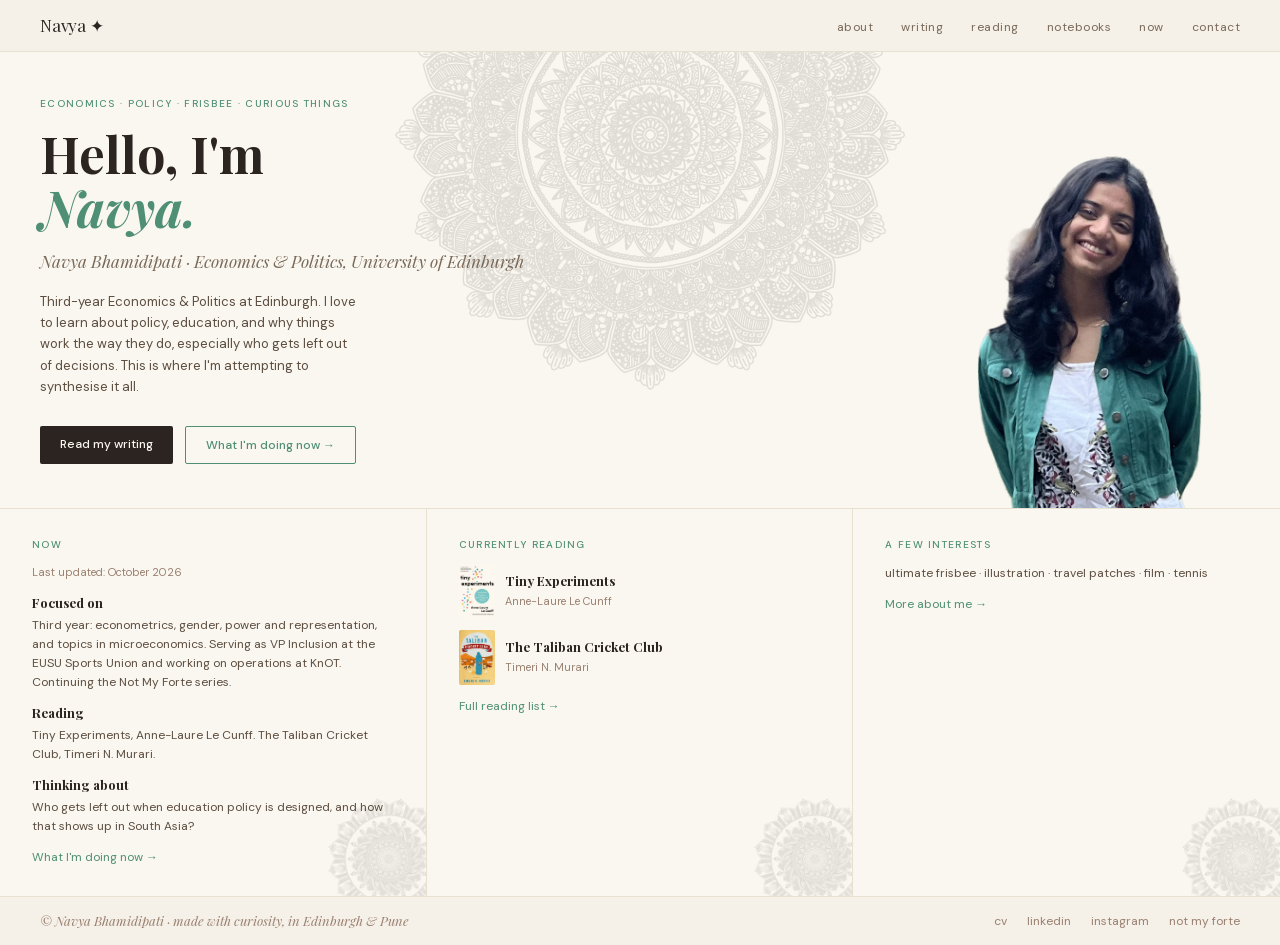
<file: index.html>
<!DOCTYPE html><html lang="en" class="__variable_4b2a61 __variable_0b9930"><head><meta charSet="utf-8"/><meta name="viewport" content="width=device-width, initial-scale=1"/><link rel="preload" href="/_next/static/media/13971731025ec697-s.p.woff2" as="font" crossorigin="" type="font/woff2"/><link rel="preload" href="/_next/static/media/78d0dd042ac6d54d-s.p.woff2" as="font" crossorigin="" type="font/woff2"/><link rel="preload" href="/_next/static/media/eaead17c7dbfcd5d-s.p.woff2" as="font" crossorigin="" type="font/woff2"/><link rel="preload" as="image" href="/illustrations/portrait.png?v=waist-1" fetchPriority="high"/><link rel="stylesheet" href="/_next/static/css/ae6fdd3cbac68ce1.css" data-precedence="next"/><link rel="preload" as="script" fetchPriority="low" href="/_next/static/chunks/webpack-55d3b0a844d4e2e8.js"/><script src="/_next/static/chunks/fd9d1056-7192ccad7d208432.js" async=""></script><script src="/_next/static/chunks/117-850e4f3316ae34fe.js" async=""></script><script src="/_next/static/chunks/main-app-a96a70b2214918fa.js" async=""></script><script src="/_next/static/chunks/448-4aa16c0d18b16bbe.js" async=""></script><script src="/_next/static/chunks/878-6f2a99e8a2fd2755.js" async=""></script><script src="/_next/static/chunks/app/page-9ff072994592dcb6.js" async=""></script><title>Navya Bhamidipati — economics, politics &amp; curious things</title><meta name="description" content="Personal site of Navya Bhamidipati, third-year Economics &amp; Politics student at the University of Edinburgh."/><meta name="next-size-adjust"/><script src="/_next/static/chunks/polyfills-42372ed130431b0a.js" noModule=""></script></head><body><nav class="site-nav"><noscript><style>
          @media (max-width: 639px) {
            .site-nav__toggle { display: none !important; }
            .site-nav__links {
              display: flex !important;
              flex-direction: column;
            }
          }
        </style></noscript><div class="site-nav__bar"><a class="site-nav__logo" href="/">Navya ✦</a><button type="button" class="site-nav__toggle" aria-label="Open menu" aria-controls="site-nav-links-R1jsq" aria-expanded="false"><span class="site-nav__toggle-icon" aria-hidden="true"><svg width="18" height="14" viewBox="0 0 18 14" fill="none"><path d="M0 1h18M0 7h18M0 13h18" stroke="currentColor" stroke-width="1.5" stroke-linecap="round"></path></svg></span></button></div><ul id="site-nav-links-R1jsq" class="site-nav__links"><li><a class="nav-link" href="/about/">about</a></li><li><a class="nav-link" href="/writing/">writing</a></li><li><a class="nav-link" href="/reading/">reading</a></li><li><a class="nav-link" href="/notebooks/">notebooks</a></li><li><a class="nav-link" href="/now/">now</a></li><li><a class="nav-link" href="/contact/">contact</a></li></ul></nav><main class="home-main"><section class="home-hero"><span aria-hidden="true" class="home-hero-mandala" style="filter:sepia(1) saturate(1.2) hue-rotate(100deg) brightness(0.75)"><img alt="" loading="lazy" width="900" height="900" decoding="async" data-nimg="1" style="color:transparent;display:block" src="/illustrations/mandala-hero.png"/></span><div class="home-hero-text"><p style="font-family:var(--font-sans);font-size:10px;font-weight:500;letter-spacing:0.13em;text-transform:uppercase;color:#4F8F75;margin-bottom:16px;position:relative;z-index:1">economics · policy · frisbee · curious things</p><h1 style="font-family:var(--font-display);font-size:50px;font-weight:700;color:#2C2420;line-height:1.08;margin-bottom:14px;position:relative;z-index:1">Hello, I&#x27;m<br/><em style="color:#4F8F75;font-style:italic">Navya.</em></h1><p style="font-family:var(--font-display);font-style:italic;font-size:17px;color:#7A6A5A;margin-bottom:16px;position:relative;z-index:1">Navya Bhamidipati · Economics &amp; Politics, University of Edinburgh</p><p style="font-family:var(--font-sans);font-size:13px;color:#5C4E40;line-height:1.65;margin-bottom:28px;position:relative;z-index:1">Third-year Economics &amp; Politics at Edinburgh. I love to learn about policy, education, and why things work the way they do, especially who gets left out of decisions. This is where I&#x27;m attempting to synthesise it all.</p><div style="display:flex;gap:12px;flex-wrap:wrap;position:relative;z-index:1"><a style="font-family:var(--font-sans);font-size:12px;font-weight:500;color:#FAF7F0;background-color:#2C2420;border:none;padding:9px 20px;border-radius:2px;text-decoration:none;display:inline-block" href="/writing/">Read my writing</a><a class="btn-secondary" style="font-family:var(--font-sans);font-size:12px;font-weight:500;color:#4F8F75;background-color:transparent;border:1px solid #4F8F75;padding:9px 20px;border-radius:2px;text-decoration:none;display:inline-block" href="/now/">What I&#x27;m doing now →</a></div></div><div class="home-hero-portrait-col"><div class="home-hero-portrait-wrap"><img alt="Navya" fetchPriority="high" decoding="async" data-nimg="fill" style="position:absolute;height:100%;width:100%;left:0;top:0;right:0;bottom:0;object-fit:contain;object-position:center bottom;color:transparent" src="/illustrations/portrait.png?v=waist-1"/></div></div></section><section class="home-content-grid"><div class="home-grid-cell"><p style="font-family:var(--font-sans);font-size:10px;font-weight:500;letter-spacing:0.13em;text-transform:uppercase;color:#4F8F75;margin-bottom:12px">Now</p><p style="font-family:var(--font-sans);font-size:11px;color:#9A8070;margin-bottom:14px">Last updated: <!-- -->October 2026</p><div style="display:flex;flex-direction:column;gap:12px"><div><h2 style="font-family:var(--font-display);font-size:13px;font-weight:700;color:#2C2420;line-height:1.35;margin-bottom:4px">Focused on</h2><p style="font-family:var(--font-sans);font-size:12px;color:#5C4E40;line-height:1.6;margin:0">Third year: econometrics, gender, power and representation, and topics in microeconomics. Serving as VP Inclusion at the EUSU Sports Union and working on operations at KnOT. Continuing the Not My Forte series.</p></div><div><h2 style="font-family:var(--font-display);font-size:13px;font-weight:700;color:#2C2420;line-height:1.35;margin-bottom:4px">Reading</h2><p style="font-family:var(--font-sans);font-size:12px;color:#5C4E40;line-height:1.6;margin:0">Tiny Experiments, Anne-Laure Le Cunff. The Taliban Cricket Club, Timeri N. Murari.</p></div><div><h2 style="font-family:var(--font-display);font-size:13px;font-weight:700;color:#2C2420;line-height:1.35;margin-bottom:4px">Thinking about</h2><p style="font-family:var(--font-sans);font-size:12px;color:#5C4E40;line-height:1.6;margin:0">Who gets left out when education policy is designed, and how that shows up in South Asia?</p></div></div><a class="cell-link" style="font-family:var(--font-sans);font-size:12px;color:#4F8F75;text-decoration:none;display:inline-block;margin-top:12px" href="/now/">What I&#x27;m doing now →</a><span aria-hidden="true" style="position:absolute;bottom:-28px;right:-28px;width:130px;height:130px;opacity:0.11;pointer-events:none;user-select:none;z-index:0;filter:sepia(1) saturate(1.2) hue-rotate(100deg) brightness(0.75)"><img alt="" loading="lazy" width="130" height="130" decoding="async" data-nimg="1" style="color:transparent;display:block" src="/illustrations/mandala-corner.png"/></span></div><div class="home-grid-cell"><p style="font-family:var(--font-sans);font-size:10px;font-weight:500;letter-spacing:0.13em;text-transform:uppercase;color:#4F8F75;margin-bottom:12px">Currently reading</p><div style="display:flex;flex-direction:column;gap:12px"><div style="display:flex;align-items:center;gap:10px"><img alt="" loading="lazy" width="36" height="54" decoding="async" data-nimg="1" style="color:transparent;object-fit:cover;border-radius:2px;flex-shrink:0;background-color:#2C2420" src="/covers/tiny-experiments.jpg"/><div><p style="font-family:var(--font-display);font-size:13px;font-weight:700;color:#2C2420;line-height:1.3;margin:0">Tiny Experiments</p><p style="font-family:var(--font-sans);font-size:11px;color:#9A8070;margin:3px 0 0">Anne-Laure Le Cunff</p></div></div><div style="display:flex;align-items:center;gap:10px"><img alt="" loading="lazy" width="36" height="54" decoding="async" data-nimg="1" style="color:transparent;object-fit:cover;border-radius:2px;flex-shrink:0;background-color:#2C2420" src="/covers/taliban-cricket-club.jpg"/><div><p style="font-family:var(--font-display);font-size:13px;font-weight:700;color:#2C2420;line-height:1.3;margin:0">The Taliban Cricket Club</p><p style="font-family:var(--font-sans);font-size:11px;color:#9A8070;margin:3px 0 0">Timeri N. Murari</p></div></div></div><a class="cell-link" style="font-family:var(--font-sans);font-size:12px;color:#4F8F75;text-decoration:none;display:inline-block;margin-top:12px" href="/reading/">Full reading list →</a><span aria-hidden="true" style="position:absolute;bottom:-28px;right:-28px;width:130px;height:130px;opacity:0.11;pointer-events:none;user-select:none;z-index:0;filter:sepia(1) saturate(1.2) hue-rotate(100deg) brightness(0.75)"><img alt="" loading="lazy" width="130" height="130" decoding="async" data-nimg="1" style="color:transparent;display:block" src="/illustrations/mandala-corner.png"/></span></div><div class="home-grid-cell home-grid-cell--interests"><p style="font-family:var(--font-sans);font-size:10px;font-weight:500;letter-spacing:0.13em;text-transform:uppercase;color:#4F8F75;margin-bottom:12px">A few interests</p><p style="font-family:var(--font-sans);font-size:12px;color:#5C4E40;line-height:1.6;margin-top:10px">ultimate frisbee · illustration · travel patches · film · tennis</p><a class="cell-link" style="font-family:var(--font-sans);font-size:12px;color:#4F8F75;text-decoration:none;display:inline-block;margin-top:12px" href="/about/">More about me →</a><span aria-hidden="true" style="position:absolute;bottom:-28px;right:-28px;width:130px;height:130px;opacity:0.11;pointer-events:none;user-select:none;z-index:0;filter:sepia(1) saturate(1.2) hue-rotate(100deg) brightness(0.75)"><img alt="" loading="lazy" width="130" height="130" decoding="async" data-nimg="1" style="color:transparent;display:block" src="/illustrations/mandala-corner.png"/></span></div></section></main><footer style="background-color:#F5F0E8;border-top:1px solid #E8E0D0;padding:14px 40px;display:flex;align-items:center;justify-content:space-between;position:relative;overflow:hidden"><p style="font-family:var(--font-display);font-style:italic;font-size:13px;color:#9A8070;position:relative;z-index:1">© Navya Bhamidipati · made with curiosity, in Edinburgh &amp; Pune</p><div style="display:flex;gap:20px;position:relative;z-index:1"><a href="/resume.pdf?v=1910" target="_blank" rel="noopener noreferrer" style="font-family:var(--font-sans);font-size:12px;color:#9A8070;text-decoration:none">cv</a><a href="https://www.linkedin.com/in/navya-bhamidipati" target="_blank" rel="noopener noreferrer" style="font-family:var(--font-sans);font-size:12px;color:#9A8070;text-decoration:none">linkedin</a><a href="https://instagram.com/not.my.forte" target="_blank" rel="noopener noreferrer" style="font-family:var(--font-sans);font-size:12px;color:#9A8070;text-decoration:none">instagram</a><a href="https://notmyforte.substack.com" target="_blank" rel="noopener noreferrer" style="font-family:var(--font-sans);font-size:12px;color:#9A8070;text-decoration:none">not my forte</a></div></footer><script src="/_next/static/chunks/webpack-55d3b0a844d4e2e8.js" async=""></script><script>(self.__next_f=self.__next_f||[]).push([0]);self.__next_f.push([2,null])</script><script>self.__next_f.push([1,"1:HL[\"/_next/static/media/13971731025ec697-s.p.woff2\",\"font\",{\"crossOrigin\":\"\",\"type\":\"font/woff2\"}]\n2:HL[\"/_next/static/media/78d0dd042ac6d54d-s.p.woff2\",\"font\",{\"crossOrigin\":\"\",\"type\":\"font/woff2\"}]\n3:HL[\"/_next/static/media/eaead17c7dbfcd5d-s.p.woff2\",\"font\",{\"crossOrigin\":\"\",\"type\":\"font/woff2\"}]\n4:HL[\"/_next/static/css/ae6fdd3cbac68ce1.css\",\"style\"]\n"])</script><script>self.__next_f.push([1,"5:I[2846,[],\"\"]\n7:I[9608,[\"448\",\"static/chunks/448-4aa16c0d18b16bbe.js\",\"878\",\"static/chunks/878-6f2a99e8a2fd2755.js\",\"931\",\"static/chunks/app/page-9ff072994592dcb6.js\"],\"default\"]\n8:I[5878,[\"448\",\"static/chunks/448-4aa16c0d18b16bbe.js\",\"878\",\"static/chunks/878-6f2a99e8a2fd2755.js\",\"931\",\"static/chunks/app/page-9ff072994592dcb6.js\"],\"Image\"]\n9:I[2972,[\"448\",\"static/chunks/448-4aa16c0d18b16bbe.js\",\"878\",\"static/chunks/878-6f2a99e8a2fd2755.js\",\"931\",\"static/chunks/app/page-9ff072994592dcb6.js\"],\"\"]\na:I[4707,[],\"\"]\nb:I[6423,[],\"\"]\nd:I[1060,[],\"\"]\ne:[]\n"])</script><script>self.__next_f.push([1,"0:[\"$\",\"$L5\",null,{\"buildId\":\"j2dqLuzykSIpwZbjK1Uso\",\"assetPrefix\":\"\",\"urlParts\":[\"\",\"\"],\"initialTree\":[\"\",{\"children\":[\"__PAGE__\",{}]},\"$undefined\",\"$undefined\",true],\"initialSeedData\":[\"\",{\"children\":[\"__PAGE__\",{},[[\"$L6\",[[\"$\",\"$L7\",null,{}],[\"$\",\"main\",null,{\"className\":\"home-main\",\"children\":[[\"$\",\"section\",null,{\"className\":\"home-hero\",\"children\":[[\"$\",\"span\",null,{\"aria-hidden\":\"true\",\"className\":\"home-hero-mandala\",\"style\":{\"filter\":\"sepia(1) saturate(1.2) hue-rotate(100deg) brightness(0.75)\"},\"children\":[\"$\",\"$L8\",null,{\"src\":\"/illustrations/mandala-hero.png\",\"alt\":\"\",\"width\":900,\"height\":900,\"style\":{\"display\":\"block\"}}]}],[\"$\",\"div\",null,{\"className\":\"home-hero-text\",\"children\":[[\"$\",\"p\",null,{\"style\":{\"fontFamily\":\"var(--font-sans)\",\"fontSize\":10,\"fontWeight\":500,\"letterSpacing\":\"0.13em\",\"textTransform\":\"uppercase\",\"color\":\"#4F8F75\",\"marginBottom\":16,\"position\":\"relative\",\"zIndex\":1},\"children\":\"economics · policy · frisbee · curious things\"}],[\"$\",\"h1\",null,{\"style\":{\"fontFamily\":\"var(--font-display)\",\"fontSize\":50,\"fontWeight\":700,\"color\":\"#2C2420\",\"lineHeight\":1.08,\"marginBottom\":14,\"position\":\"relative\",\"zIndex\":1},\"children\":[\"Hello, I'm\",[\"$\",\"br\",null,{}],[\"$\",\"em\",null,{\"style\":{\"color\":\"#4F8F75\",\"fontStyle\":\"italic\"},\"children\":\"Navya.\"}]]}],[\"$\",\"p\",null,{\"style\":{\"fontFamily\":\"var(--font-display)\",\"fontStyle\":\"italic\",\"fontSize\":17,\"color\":\"#7A6A5A\",\"marginBottom\":16,\"position\":\"relative\",\"zIndex\":1},\"children\":\"Navya Bhamidipati · Economics \u0026 Politics, University of Edinburgh\"}],[\"$\",\"p\",null,{\"style\":{\"fontFamily\":\"var(--font-sans)\",\"fontSize\":13,\"color\":\"#5C4E40\",\"lineHeight\":1.65,\"marginBottom\":28,\"position\":\"relative\",\"zIndex\":1},\"children\":\"Third-year Economics \u0026 Politics at Edinburgh. I love to learn about policy, education, and why things work the way they do, especially who gets left out of decisions. This is where I'm attempting to synthesise it all.\"}],[\"$\",\"div\",null,{\"style\":{\"display\":\"flex\",\"gap\":12,\"flexWrap\":\"wrap\",\"position\":\"relative\",\"zIndex\":1},\"children\":[[\"$\",\"$L9\",null,{\"href\":\"/writing\",\"style\":{\"fontFamily\":\"var(--font-sans)\",\"fontSize\":12,\"fontWeight\":500,\"color\":\"#FAF7F0\",\"backgroundColor\":\"#2C2420\",\"border\":\"none\",\"padding\":\"9px 20px\",\"borderRadius\":2,\"textDecoration\":\"none\",\"display\":\"inline-block\"},\"children\":\"Read my writing\"}],[\"$\",\"$L9\",null,{\"href\":\"/now\",\"className\":\"btn-secondary\",\"style\":{\"fontFamily\":\"var(--font-sans)\",\"fontSize\":12,\"fontWeight\":500,\"color\":\"#4F8F75\",\"backgroundColor\":\"transparent\",\"border\":\"1px solid #4F8F75\",\"padding\":\"9px 20px\",\"borderRadius\":2,\"textDecoration\":\"none\",\"display\":\"inline-block\"},\"children\":\"What I'm doing now →\"}]]}]]}],[\"$\",\"div\",null,{\"className\":\"home-hero-portrait-col\",\"children\":[\"$\",\"div\",null,{\"className\":\"home-hero-portrait-wrap\",\"children\":[\"$\",\"$L8\",null,{\"src\":\"/illustrations/portrait.png?v=waist-1\",\"alt\":\"Navya\",\"fill\":true,\"style\":{\"objectFit\":\"contain\",\"objectPosition\":\"center bottom\",\"width\":\"100%\",\"height\":\"100%\"},\"priority\":true}]}]}]]}],[\"$\",\"section\",null,{\"className\":\"home-content-grid\",\"children\":[[\"$\",\"div\",null,{\"className\":\"home-grid-cell\",\"children\":[[\"$\",\"p\",null,{\"style\":{\"fontFamily\":\"var(--font-sans)\",\"fontSize\":10,\"fontWeight\":500,\"letterSpacing\":\"0.13em\",\"textTransform\":\"uppercase\",\"color\":\"#4F8F75\",\"marginBottom\":12},\"children\":\"Now\"}],[\"$\",\"p\",null,{\"style\":{\"fontFamily\":\"var(--font-sans)\",\"fontSize\":11,\"color\":\"#9A8070\",\"marginBottom\":14},\"children\":[\"Last updated: \",\"October 2026\"]}],[\"$\",\"div\",null,{\"style\":{\"display\":\"flex\",\"flexDirection\":\"column\",\"gap\":12},\"children\":[[\"$\",\"div\",\"focused\",{\"children\":[[\"$\",\"h2\",null,{\"style\":{\"fontFamily\":\"var(--font-display)\",\"fontSize\":13,\"fontWeight\":700,\"color\":\"#2C2420\",\"lineHeight\":1.35,\"marginBottom\":4},\"children\":\"Focused on\"}],[\"$\",\"p\",null,{\"style\":{\"fontFamily\":\"var(--font-sans)\",\"fontSize\":12,\"color\":\"#5C4E40\",\"lineHeight\":1.6,\"margin\":0},\"children\":\"Third year: econometrics, gender, power and representation, and topics in microeconomics. Serving as VP Inclusion at the EUSU Sports Union and working on operations at KnOT. Continuing the Not My Forte series.\"}]]}],[\"$\",\"div\",\"reading\",{\"children\":[[\"$\",\"h2\",null,{\"style\":{\"fontFamily\":\"var(--font-display)\",\"fontSize\":13,\"fontWeight\":700,\"color\":\"#2C2420\",\"lineHeight\":1.35,\"marginBottom\":4},\"children\":\"Reading\"}],[\"$\",\"p\",null,{\"style\":{\"fontFamily\":\"var(--font-sans)\",\"fontSize\":12,\"color\":\"#5C4E40\",\"lineHeight\":1.6,\"margin\":0},\"children\":\"Tiny Experiments, Anne-Laure Le Cunff. The Taliban Cricket Club, Timeri N. Murari.\"}]]}],[\"$\",\"div\",\"thinking\",{\"children\":[[\"$\",\"h2\",null,{\"style\":{\"fontFamily\":\"var(--font-display)\",\"fontSize\":13,\"fontWeight\":700,\"color\":\"#2C2420\",\"lineHeight\":1.35,\"marginBottom\":4},\"children\":\"Thinking about\"}],[\"$\",\"p\",null,{\"style\":{\"fontFamily\":\"var(--font-sans)\",\"fontSize\":12,\"color\":\"#5C4E40\",\"lineHeight\":1.6,\"margin\":0},\"children\":\"Who gets left out when education policy is designed, and how that shows up in South Asia?\"}]]}]]}],[\"$\",\"$L9\",null,{\"href\":\"/now\",\"className\":\"cell-link\",\"style\":{\"fontFamily\":\"var(--font-sans)\",\"fontSize\":12,\"color\":\"#4F8F75\",\"textDecoration\":\"none\",\"display\":\"inline-block\",\"marginTop\":12},\"children\":\"What I'm doing now →\"}],[\"$\",\"span\",null,{\"aria-hidden\":\"true\",\"style\":{\"position\":\"absolute\",\"bottom\":-28,\"right\":-28,\"width\":130,\"height\":130,\"opacity\":0.11,\"pointerEvents\":\"none\",\"userSelect\":\"none\",\"zIndex\":0,\"filter\":\"sepia(1) saturate(1.2) hue-rotate(100deg) brightness(0.75)\"},\"children\":[\"$\",\"$L8\",null,{\"src\":\"/illustrations/mandala-corner.png\",\"alt\":\"\",\"width\":130,\"height\":130,\"style\":{\"display\":\"block\"}}]}]]}],[\"$\",\"div\",null,{\"className\":\"home-grid-cell\",\"children\":[[\"$\",\"p\",null,{\"style\":{\"fontFamily\":\"var(--font-sans)\",\"fontSize\":10,\"fontWeight\":500,\"letterSpacing\":\"0.13em\",\"textTransform\":\"uppercase\",\"color\":\"#4F8F75\",\"marginBottom\":12},\"children\":\"Currently reading\"}],[\"$\",\"div\",null,{\"style\":{\"display\":\"flex\",\"flexDirection\":\"column\",\"gap\":12},\"children\":[[\"$\",\"div\",\"Tiny Experiments\",{\"style\":{\"display\":\"flex\",\"alignItems\":\"center\",\"gap\":10},\"children\":[[\"$\",\"$L8\",null,{\"src\":\"/covers/tiny-experiments.jpg\",\"alt\":\"\",\"width\":36,\"height\":54,\"style\":{\"objectFit\":\"cover\",\"borderRadius\":2,\"flexShrink\":0,\"backgroundColor\":\"#2C2420\"}}],[\"$\",\"div\",null,{\"children\":[[\"$\",\"p\",null,{\"style\":{\"fontFamily\":\"var(--font-display)\",\"fontSize\":13,\"fontWeight\":700,\"color\":\"#2C2420\",\"lineHeight\":1.3,\"margin\":0},\"children\":\"Tiny Experiments\"}],[\"$\",\"p\",null,{\"style\":{\"fontFamily\":\"var(--font-sans)\",\"fontSize\":11,\"color\":\"#9A8070\",\"margin\":\"3px 0 0\"},\"children\":\"Anne-Laure Le Cunff\"}]]}]]}],[\"$\",\"div\",\"The Taliban Cricket Club\",{\"style\":{\"display\":\"flex\",\"alignItems\":\"center\",\"gap\":10},\"children\":[[\"$\",\"$L8\",null,{\"src\":\"/covers/taliban-cricket-club.jpg\",\"alt\":\"\",\"width\":36,\"height\":54,\"style\":{\"objectFit\":\"cover\",\"borderRadius\":2,\"flexShrink\":0,\"backgroundColor\":\"#2C2420\"}}],[\"$\",\"div\",null,{\"children\":[[\"$\",\"p\",null,{\"style\":{\"fontFamily\":\"var(--font-display)\",\"fontSize\":13,\"fontWeight\":700,\"color\":\"#2C2420\",\"lineHeight\":1.3,\"margin\":0},\"children\":\"The Taliban Cricket Club\"}],[\"$\",\"p\",null,{\"style\":{\"fontFamily\":\"var(--font-sans)\",\"fontSize\":11,\"color\":\"#9A8070\",\"margin\":\"3px 0 0\"},\"children\":\"Timeri N. Murari\"}]]}]]}]]}],[\"$\",\"$L9\",null,{\"href\":\"/reading\",\"className\":\"cell-link\",\"style\":{\"fontFamily\":\"var(--font-sans)\",\"fontSize\":12,\"color\":\"#4F8F75\",\"textDecoration\":\"none\",\"display\":\"inline-block\",\"marginTop\":12},\"children\":\"Full reading list →\"}],[\"$\",\"span\",null,{\"aria-hidden\":\"true\",\"style\":{\"position\":\"absolute\",\"bottom\":-28,\"right\":-28,\"width\":130,\"height\":130,\"opacity\":0.11,\"pointerEvents\":\"none\",\"userSelect\":\"none\",\"zIndex\":0,\"filter\":\"sepia(1) saturate(1.2) hue-rotate(100deg) brightness(0.75)\"},\"children\":[\"$\",\"$L8\",null,{\"src\":\"/illustrations/mandala-corner.png\",\"alt\":\"\",\"width\":130,\"height\":130,\"style\":{\"display\":\"block\"}}]}]]}],[\"$\",\"div\",null,{\"className\":\"home-grid-cell home-grid-cell--interests\",\"children\":[[\"$\",\"p\",null,{\"style\":{\"fontFamily\":\"var(--font-sans)\",\"fontSize\":10,\"fontWeight\":500,\"letterSpacing\":\"0.13em\",\"textTransform\":\"uppercase\",\"color\":\"#4F8F75\",\"marginBottom\":12},\"children\":\"A few interests\"}],[\"$\",\"p\",null,{\"style\":{\"fontFamily\":\"var(--font-sans)\",\"fontSize\":12,\"color\":\"#5C4E40\",\"lineHeight\":1.6,\"marginTop\":10},\"children\":\"ultimate frisbee · illustration · travel patches · film · tennis\"}],[\"$\",\"$L9\",null,{\"href\":\"/about\",\"className\":\"cell-link\",\"style\":{\"fontFamily\":\"var(--font-sans)\",\"fontSize\":12,\"color\":\"#4F8F75\",\"textDecoration\":\"none\",\"display\":\"inline-block\",\"marginTop\":12},\"children\":\"More about me →\"}],[\"$\",\"span\",null,{\"aria-hidden\":\"true\",\"style\":{\"position\":\"absolute\",\"bottom\":-28,\"right\":-28,\"width\":130,\"height\":130,\"opacity\":0.11,\"pointerEvents\":\"none\",\"userSelect\":\"none\",\"zIndex\":0,\"filter\":\"sepia(1) saturate(1.2) hue-rotate(100deg) brightness(0.75)\"},\"children\":[\"$\",\"$L8\",null,{\"src\":\"/illustrations/mandala-corner.png\",\"alt\":\"\",\"width\":130,\"height\":130,\"style\":{\"display\":\"block\"}}]}]]}]]}]]}],[\"$\",\"footer\",null,{\"style\":{\"backgroundColor\":\"#F5F0E8\",\"borderTop\":\"1px solid #E8E0D0\",\"padding\":\"14px 40px\",\"display\":\"flex\",\"alignItems\":\"center\",\"justifyContent\":\"space-between\",\"position\":\"relative\",\"overflow\":\"hidden\"},\"children\":[[\"$\",\"p\",null,{\"style\":{\"fontFamily\":\"var(--font-display)\",\"fontStyle\":\"italic\",\"fontSize\":13,\"color\":\"#9A8070\",\"position\":\"relative\",\"zIndex\":1},\"children\":\"© Navya Bhamidipati · made with curiosity, in Edinburgh \u0026 Pune\"}],[\"$\",\"div\",null,{\"style\":{\"display\":\"flex\",\"gap\":20,\"position\":\"relative\",\"zIndex\":1},\"children\":[[\"$\",\"a\",\"/resume.pdf?v=1910\",{\"href\":\"/resume.pdf?v=1910\",\"target\":\"_blank\",\"rel\":\"noopener noreferrer\",\"style\":{\"fontFamily\":\"var(--font-sans)\",\"fontSize\":12,\"color\":\"#9A8070\",\"textDecoration\":\"none\"},\"children\":\"cv\"}],[\"$\",\"a\",\"https://www.linkedin.com/in/navya-bhamidipati\",{\"href\":\"https://www.linkedin.com/in/navya-bhamidipati\",\"target\":\"_blank\",\"rel\":\"noopener noreferrer\",\"style\":{\"fontFamily\":\"var(--font-sans)\",\"fontSize\":12,\"color\":\"#9A8070\",\"textDecoration\":\"none\"},\"children\":\"linkedin\"}],[\"$\",\"a\",\"https://instagram.com/not.my.forte\",{\"href\":\"https://instagram.com/not.my.forte\",\"target\":\"_blank\",\"rel\":\"noopener noreferrer\",\"style\":{\"fontFamily\":\"var(--font-sans)\",\"fontSize\":12,\"color\":\"#9A8070\",\"textDecoration\":\"none\"},\"children\":\"instagram\"}],[\"$\",\"a\",\"https://notmyforte.substack.com\",{\"href\":\"https://notmyforte.substack.com\",\"target\":\"_blank\",\"rel\":\"noopener noreferrer\",\"style\":{\"fontFamily\":\"var(--font-sans)\",\"fontSize\":12,\"color\":\"#9A8070\",\"textDecoration\":\"none\"},\"children\":\"not my forte\"}]]}]]}]],null],null],null]},[[[[\"$\",\"link\",\"0\",{\"rel\":\"stylesheet\",\"href\":\"/_next/static/css/ae6fdd3cbac68ce1.css\",\"precedence\":\"next\",\"crossOrigin\":\"$undefined\"}]],[\"$\",\"html\",null,{\"lang\":\"en\",\"className\":\"__variable_4b2a61 __variable_0b9930\",\"children\":[\"$\",\"body\",null,{\"children\":[\"$\",\"$La\",null,{\"parallelRouterKey\":\"children\",\"segmentPath\":[\"children\"],\"error\":\"$undefined\",\"errorStyles\":\"$undefined\",\"errorScripts\":\"$undefined\",\"template\":[\"$\",\"$Lb\",null,{}],\"templateStyles\":\"$undefined\",\"templateScripts\":\"$undefined\",\"notFound\":[[\"$\",\"title\",null,{\"children\":\"404: This page could not be found.\"}],[\"$\",\"div\",null,{\"style\":{\"fontFamily\":\"system-ui,\\\"Segoe UI\\\",Roboto,Helvetica,Arial,sans-serif,\\\"Apple Color Emoji\\\",\\\"Segoe UI Emoji\\\"\",\"height\":\"100vh\",\"textAlign\":\"center\",\"display\":\"flex\",\"flexDirection\":\"column\",\"alignItems\":\"center\",\"justifyContent\":\"center\"},\"children\":[\"$\",\"div\",null,{\"children\":[[\"$\",\"style\",null,{\"dangerouslySetInnerHTML\":{\"__html\":\"body{color:#000;background:#fff;margin:0}.next-error-h1{border-right:1px solid rgba(0,0,0,.3)}@media (prefers-color-scheme:dark){body{color:#fff;background:#000}.next-error-h1{border-right:1px solid rgba(255,255,255,.3)}}\"}}],[\"$\",\"h1\",null,{\"className\":\"next-error-h1\",\"style\":{\"display\":\"inline-block\",\"margin\":\"0 20px 0 0\",\"padding\":\"0 23px 0 0\",\"fontSize\":24,\"fontWeight\":500,\"verticalAlign\":\"top\",\"lineHeight\":\"49px\"},\"children\":\"404\"}],[\"$\",\"div\",null,{\"style\":{\"display\":\"inline-block\"},\"children\":[\"$\",\"h2\",null,{\"style\":{\"fontSize\":14,\"fontWeight\":400,\"lineHeight\":\"49px\",\"margin\":0},\"children\":\"This page could not be found.\"}]}]]}]}]],\"notFoundStyles\":[]}]}]}]],null],null],\"couldBeIntercepted\":false,\"initialHead\":[null,\"$Lc\"],\"globalErrorComponent\":\"$d\",\"missingSlots\":\"$We\"}]\n"])</script><script>self.__next_f.push([1,"c:[[\"$\",\"meta\",\"0\",{\"name\":\"viewport\",\"content\":\"width=device-width, initial-scale=1\"}],[\"$\",\"meta\",\"1\",{\"charSet\":\"utf-8\"}],[\"$\",\"title\",\"2\",{\"children\":\"Navya Bhamidipati — economics, politics \u0026 curious things\"}],[\"$\",\"meta\",\"3\",{\"name\":\"description\",\"content\":\"Personal site of Navya Bhamidipati, third-year Economics \u0026 Politics student at the University of Edinburgh.\"}],[\"$\",\"meta\",\"4\",{\"name\":\"next-size-adjust\"}]]\n6:null\n"])</script></body></html>
</file>
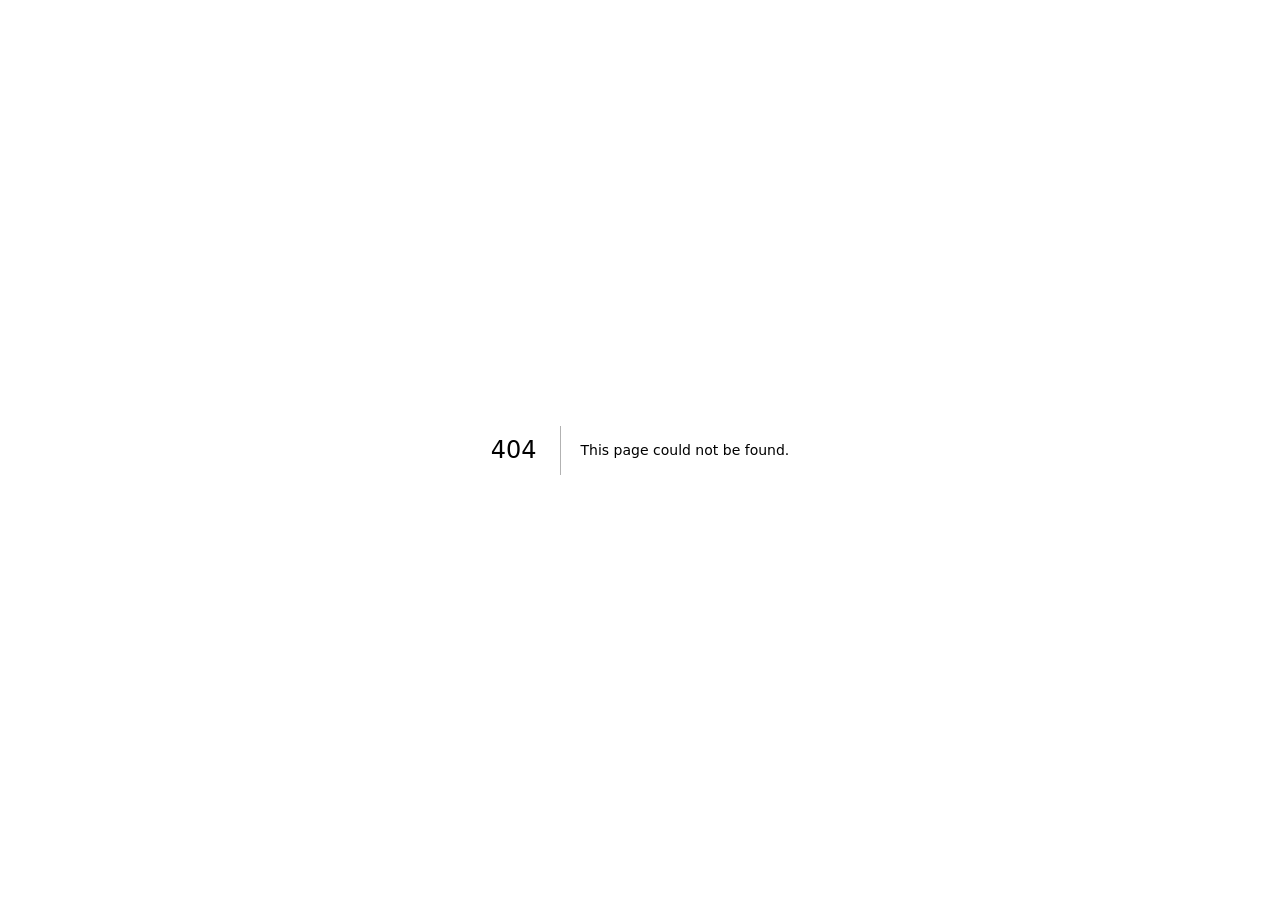
<file: 404/index.html>
<!DOCTYPE html><html lang="en" class="__variable_4b2a61 __variable_0b9930"><head><meta charSet="utf-8"/><meta name="viewport" content="width=device-width, initial-scale=1"/><link rel="preload" href="/_next/static/media/13971731025ec697-s.p.woff2" as="font" crossorigin="" type="font/woff2"/><link rel="preload" href="/_next/static/media/78d0dd042ac6d54d-s.p.woff2" as="font" crossorigin="" type="font/woff2"/><link rel="preload" href="/_next/static/media/eaead17c7dbfcd5d-s.p.woff2" as="font" crossorigin="" type="font/woff2"/><link rel="stylesheet" href="/_next/static/css/ae6fdd3cbac68ce1.css" data-precedence="next"/><link rel="preload" as="script" fetchPriority="low" href="/_next/static/chunks/webpack-55d3b0a844d4e2e8.js"/><script src="/_next/static/chunks/fd9d1056-7192ccad7d208432.js" async=""></script><script src="/_next/static/chunks/117-850e4f3316ae34fe.js" async=""></script><script src="/_next/static/chunks/main-app-a96a70b2214918fa.js" async=""></script><meta name="robots" content="noindex"/><title>404: This page could not be found.</title><title>Navya Bhamidipati — economics, politics &amp; curious things</title><meta name="description" content="Personal site of Navya Bhamidipati, third-year Economics &amp; Politics student at the University of Edinburgh."/><meta name="next-size-adjust"/><script src="/_next/static/chunks/polyfills-42372ed130431b0a.js" noModule=""></script></head><body><div style="font-family:system-ui,&quot;Segoe UI&quot;,Roboto,Helvetica,Arial,sans-serif,&quot;Apple Color Emoji&quot;,&quot;Segoe UI Emoji&quot;;height:100vh;text-align:center;display:flex;flex-direction:column;align-items:center;justify-content:center"><div><style>body{color:#000;background:#fff;margin:0}.next-error-h1{border-right:1px solid rgba(0,0,0,.3)}@media (prefers-color-scheme:dark){body{color:#fff;background:#000}.next-error-h1{border-right:1px solid rgba(255,255,255,.3)}}</style><h1 class="next-error-h1" style="display:inline-block;margin:0 20px 0 0;padding:0 23px 0 0;font-size:24px;font-weight:500;vertical-align:top;line-height:49px">404</h1><div style="display:inline-block"><h2 style="font-size:14px;font-weight:400;line-height:49px;margin:0">This page could not be found.</h2></div></div></div><script src="/_next/static/chunks/webpack-55d3b0a844d4e2e8.js" async=""></script><script>(self.__next_f=self.__next_f||[]).push([0]);self.__next_f.push([2,null])</script><script>self.__next_f.push([1,"1:HL[\"/_next/static/media/13971731025ec697-s.p.woff2\",\"font\",{\"crossOrigin\":\"\",\"type\":\"font/woff2\"}]\n2:HL[\"/_next/static/media/78d0dd042ac6d54d-s.p.woff2\",\"font\",{\"crossOrigin\":\"\",\"type\":\"font/woff2\"}]\n3:HL[\"/_next/static/media/eaead17c7dbfcd5d-s.p.woff2\",\"font\",{\"crossOrigin\":\"\",\"type\":\"font/woff2\"}]\n4:HL[\"/_next/static/css/ae6fdd3cbac68ce1.css\",\"style\"]\n"])</script><script>self.__next_f.push([1,"5:I[2846,[],\"\"]\n7:I[4707,[],\"\"]\n8:I[6423,[],\"\"]\ne:I[1060,[],\"\"]\n9:{\"fontFamily\":\"system-ui,\\\"Segoe UI\\\",Roboto,Helvetica,Arial,sans-serif,\\\"Apple Color Emoji\\\",\\\"Segoe UI Emoji\\\"\",\"height\":\"100vh\",\"textAlign\":\"center\",\"display\":\"flex\",\"flexDirection\":\"column\",\"alignItems\":\"center\",\"justifyContent\":\"center\"}\na:{\"display\":\"inline-block\",\"margin\":\"0 20px 0 0\",\"padding\":\"0 23px 0 0\",\"fontSize\":24,\"fontWeight\":500,\"verticalAlign\":\"top\",\"lineHeight\":\"49px\"}\nb:{\"display\":\"inline-block\"}\nc:{\"fontSize\":14,\"fontWeight\":400,\"lineHeight\":\"49px\",\"margin\":0}\nf:[]\n"])</script><script>self.__next_f.push([1,"0:[\"$\",\"$L5\",null,{\"buildId\":\"j2dqLuzykSIpwZbjK1Uso\",\"assetPrefix\":\"\",\"urlParts\":[\"\",\"_not-found\",\"\"],\"initialTree\":[\"\",{\"children\":[\"/_not-found\",{\"children\":[\"__PAGE__\",{}]}]},\"$undefined\",\"$undefined\",true],\"initialSeedData\":[\"\",{\"children\":[\"/_not-found\",{\"children\":[\"__PAGE__\",{},[[\"$L6\",[[\"$\",\"title\",null,{\"children\":\"404: This page could not be found.\"}],[\"$\",\"div\",null,{\"style\":{\"fontFamily\":\"system-ui,\\\"Segoe UI\\\",Roboto,Helvetica,Arial,sans-serif,\\\"Apple Color Emoji\\\",\\\"Segoe UI Emoji\\\"\",\"height\":\"100vh\",\"textAlign\":\"center\",\"display\":\"flex\",\"flexDirection\":\"column\",\"alignItems\":\"center\",\"justifyContent\":\"center\"},\"children\":[\"$\",\"div\",null,{\"children\":[[\"$\",\"style\",null,{\"dangerouslySetInnerHTML\":{\"__html\":\"body{color:#000;background:#fff;margin:0}.next-error-h1{border-right:1px solid rgba(0,0,0,.3)}@media (prefers-color-scheme:dark){body{color:#fff;background:#000}.next-error-h1{border-right:1px solid rgba(255,255,255,.3)}}\"}}],[\"$\",\"h1\",null,{\"className\":\"next-error-h1\",\"style\":{\"display\":\"inline-block\",\"margin\":\"0 20px 0 0\",\"padding\":\"0 23px 0 0\",\"fontSize\":24,\"fontWeight\":500,\"verticalAlign\":\"top\",\"lineHeight\":\"49px\"},\"children\":\"404\"}],[\"$\",\"div\",null,{\"style\":{\"display\":\"inline-block\"},\"children\":[\"$\",\"h2\",null,{\"style\":{\"fontSize\":14,\"fontWeight\":400,\"lineHeight\":\"49px\",\"margin\":0},\"children\":\"This page could not be found.\"}]}]]}]}]],null],null],null]},[null,[\"$\",\"$L7\",null,{\"parallelRouterKey\":\"children\",\"segmentPath\":[\"children\",\"/_not-found\",\"children\"],\"error\":\"$undefined\",\"errorStyles\":\"$undefined\",\"errorScripts\":\"$undefined\",\"template\":[\"$\",\"$L8\",null,{}],\"templateStyles\":\"$undefined\",\"templateScripts\":\"$undefined\",\"notFound\":\"$undefined\",\"notFoundStyles\":\"$undefined\"}]],null]},[[[[\"$\",\"link\",\"0\",{\"rel\":\"stylesheet\",\"href\":\"/_next/static/css/ae6fdd3cbac68ce1.css\",\"precedence\":\"next\",\"crossOrigin\":\"$undefined\"}]],[\"$\",\"html\",null,{\"lang\":\"en\",\"className\":\"__variable_4b2a61 __variable_0b9930\",\"children\":[\"$\",\"body\",null,{\"children\":[\"$\",\"$L7\",null,{\"parallelRouterKey\":\"children\",\"segmentPath\":[\"children\"],\"error\":\"$undefined\",\"errorStyles\":\"$undefined\",\"errorScripts\":\"$undefined\",\"template\":[\"$\",\"$L8\",null,{}],\"templateStyles\":\"$undefined\",\"templateScripts\":\"$undefined\",\"notFound\":[[\"$\",\"title\",null,{\"children\":\"404: This page could not be found.\"}],[\"$\",\"div\",null,{\"style\":\"$9\",\"children\":[\"$\",\"div\",null,{\"children\":[[\"$\",\"style\",null,{\"dangerouslySetInnerHTML\":{\"__html\":\"body{color:#000;background:#fff;margin:0}.next-error-h1{border-right:1px solid rgba(0,0,0,.3)}@media (prefers-color-scheme:dark){body{color:#fff;background:#000}.next-error-h1{border-right:1px solid rgba(255,255,255,.3)}}\"}}],[\"$\",\"h1\",null,{\"className\":\"next-error-h1\",\"style\":\"$a\",\"children\":\"404\"}],[\"$\",\"div\",null,{\"style\":\"$b\",\"children\":[\"$\",\"h2\",null,{\"style\":\"$c\",\"children\":\"This page could not be found.\"}]}]]}]}]],\"notFoundStyles\":[]}]}]}]],null],null],\"couldBeIntercepted\":false,\"initialHead\":[[\"$\",\"meta\",null,{\"name\":\"robots\",\"content\":\"noindex\"}],\"$Ld\"],\"globalErrorComponent\":\"$e\",\"missingSlots\":\"$Wf\"}]\n"])</script><script>self.__next_f.push([1,"d:[[\"$\",\"meta\",\"0\",{\"name\":\"viewport\",\"content\":\"width=device-width, initial-scale=1\"}],[\"$\",\"meta\",\"1\",{\"charSet\":\"utf-8\"}],[\"$\",\"title\",\"2\",{\"children\":\"Navya Bhamidipati — economics, politics \u0026 curious things\"}],[\"$\",\"meta\",\"3\",{\"name\":\"description\",\"content\":\"Personal site of Navya Bhamidipati, third-year Economics \u0026 Politics student at the University of Edinburgh.\"}],[\"$\",\"meta\",\"4\",{\"name\":\"next-size-adjust\"}]]\n6:null\n"])</script></body></html>
</file>
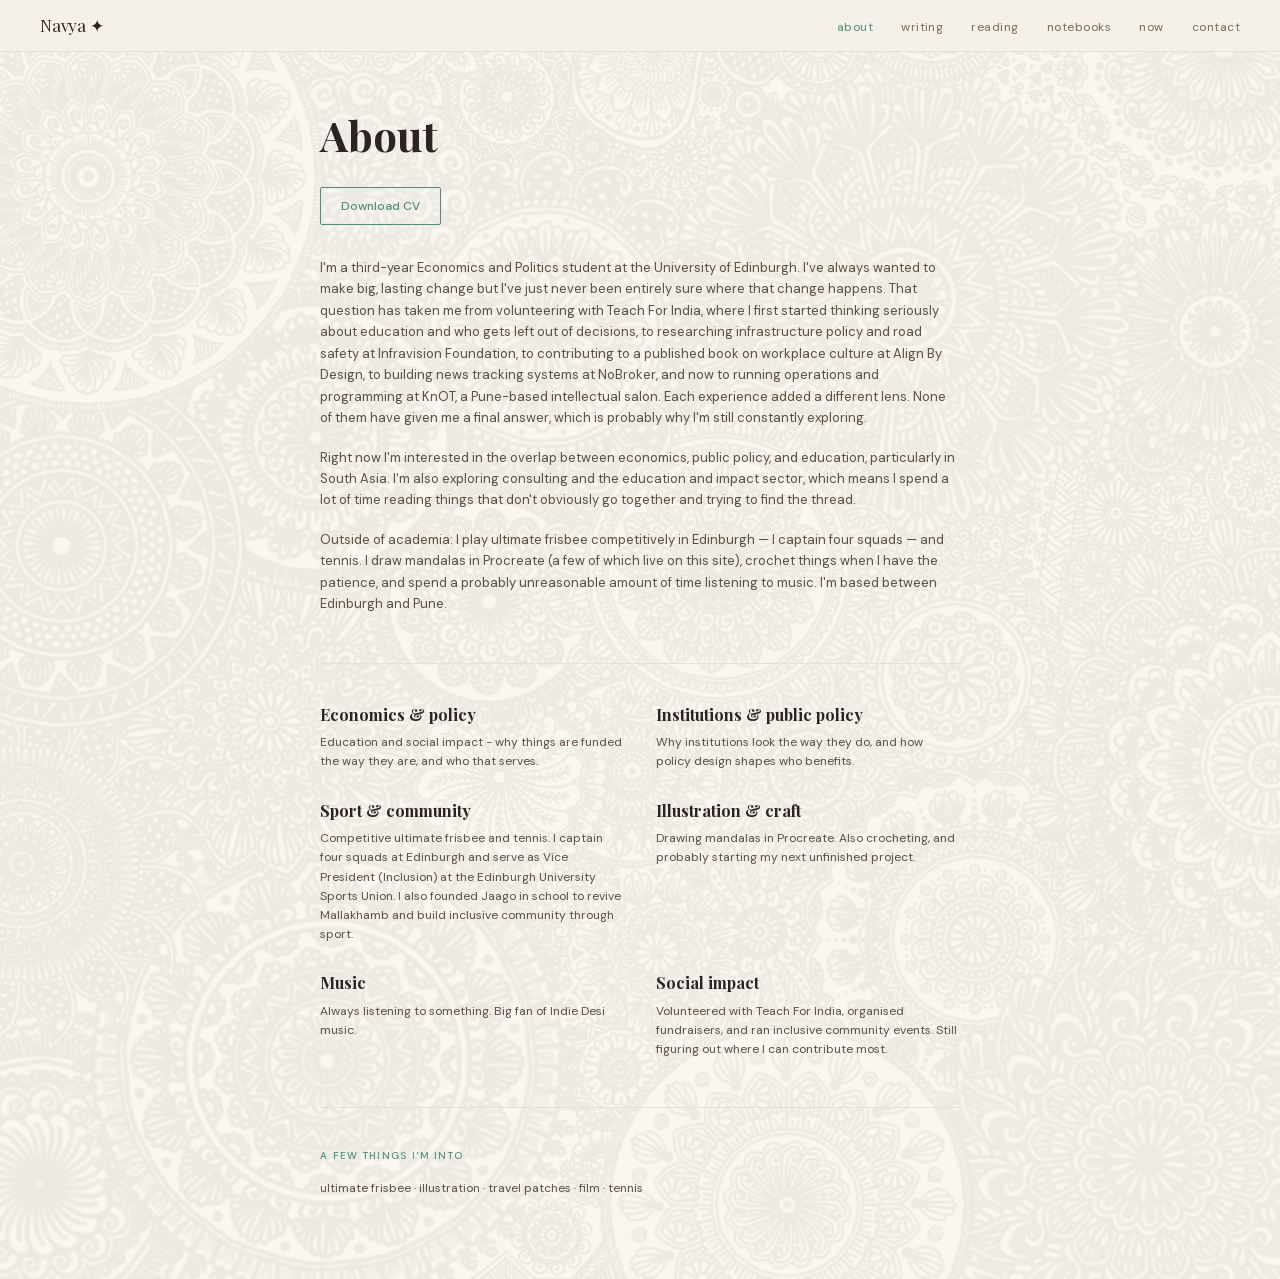
<file: about/index.html>
<!DOCTYPE html><html lang="en" class="__variable_4b2a61 __variable_0b9930"><head><meta charSet="utf-8"/><meta name="viewport" content="width=device-width, initial-scale=1"/><link rel="preload" href="/_next/static/media/13971731025ec697-s.p.woff2" as="font" crossorigin="" type="font/woff2"/><link rel="preload" href="/_next/static/media/78d0dd042ac6d54d-s.p.woff2" as="font" crossorigin="" type="font/woff2"/><link rel="preload" href="/_next/static/media/eaead17c7dbfcd5d-s.p.woff2" as="font" crossorigin="" type="font/woff2"/><link rel="stylesheet" href="/_next/static/css/ae6fdd3cbac68ce1.css" data-precedence="next"/><link rel="preload" as="script" fetchPriority="low" href="/_next/static/chunks/webpack-55d3b0a844d4e2e8.js"/><script src="/_next/static/chunks/fd9d1056-7192ccad7d208432.js" async=""></script><script src="/_next/static/chunks/117-850e4f3316ae34fe.js" async=""></script><script src="/_next/static/chunks/main-app-a96a70b2214918fa.js" async=""></script><script src="/_next/static/chunks/448-4aa16c0d18b16bbe.js" async=""></script><script src="/_next/static/chunks/878-6f2a99e8a2fd2755.js" async=""></script><script src="/_next/static/chunks/app/about/page-68398d793265d764.js" async=""></script><title>About — Navya</title><meta name="description" content="About Navya Bhamidipati, third-year Economics &amp; Politics student at the University of Edinburgh."/><meta name="next-size-adjust"/><script src="/_next/static/chunks/polyfills-42372ed130431b0a.js" noModule=""></script></head><body><div style="position:relative;overflow:hidden;min-height:100vh"><span aria-hidden="true" style="position:absolute;inset:0;pointer-events:none;user-select:none;z-index:0;opacity:0.05"><img alt="" loading="lazy" decoding="async" data-nimg="fill" style="position:absolute;height:100%;width:100%;left:0;top:0;right:0;bottom:0;object-fit:cover;color:transparent" src="/illustrations/mandala-texture.png"/></span><nav class="site-nav"><noscript><style>
          @media (max-width: 639px) {
            .site-nav__toggle { display: none !important; }
            .site-nav__links {
              display: flex !important;
              flex-direction: column;
            }
          }
        </style></noscript><div class="site-nav__bar"><a class="site-nav__logo" href="/">Navya ✦</a><button type="button" class="site-nav__toggle" aria-label="Open menu" aria-controls="site-nav-links-R2jtsq" aria-expanded="false"><span class="site-nav__toggle-icon" aria-hidden="true"><svg width="18" height="14" viewBox="0 0 18 14" fill="none"><path d="M0 1h18M0 7h18M0 13h18" stroke="currentColor" stroke-width="1.5" stroke-linecap="round"></path></svg></span></button></div><ul id="site-nav-links-R2jtsq" class="site-nav__links"><li><a class="nav-link is-active" aria-current="page" href="/about/">about</a></li><li><a class="nav-link" href="/writing/">writing</a></li><li><a class="nav-link" href="/reading/">reading</a></li><li><a class="nav-link" href="/notebooks/">notebooks</a></li><li><a class="nav-link" href="/now/">now</a></li><li><a class="nav-link" href="/contact/">contact</a></li></ul></nav><main style="max-width:720px;margin:0 auto;padding:52px 40px 80px;position:relative;z-index:1"><h1 style="font-family:var(--font-display);font-size:42px;font-weight:700;color:#2C2420;margin-bottom:20px">About</h1><a href="/resume.pdf?v=1910" target="_blank" rel="noopener noreferrer" class="btn-secondary" style="display:inline-block;font-family:var(--font-sans);font-size:12px;font-weight:500;color:#4F8F75;background-color:transparent;border:1px solid #4F8F75;padding:9px 20px;border-radius:2px;text-decoration:none;margin-bottom:32px">Download CV</a><div style="display:flex;flex-direction:column;gap:18px;margin-bottom:48px"><p style="font-family:var(--font-sans);font-size:13px;color:#5C4E40;line-height:1.65">I&#x27;m a third-year Economics and Politics student at the University of Edinburgh. I&#x27;ve always wanted to make big, lasting change but I&#x27;ve just never been entirely sure where that change happens. That question has taken me from volunteering with Teach For India, where I first started thinking seriously about education and who gets left out of decisions, to researching infrastructure policy and road safety at Infravision Foundation, to contributing to a published book on workplace culture at Align By Design, to building news tracking systems at NoBroker, and now to running operations and programming at KnOT, a Pune-based intellectual salon. Each experience added a different lens. None of them have given me a final answer, which is probably why I&#x27;m still constantly exploring.</p><p style="font-family:var(--font-sans);font-size:13px;color:#5C4E40;line-height:1.65">Right now I&#x27;m interested in the overlap between economics, public policy, and education, particularly in South Asia. I&#x27;m also exploring consulting and the education and impact sector, which means I spend a lot of time reading things that don&#x27;t obviously go together and trying to find the thread.</p><p style="font-family:var(--font-sans);font-size:13px;color:#5C4E40;line-height:1.65">Outside of academia: I play ultimate frisbee competitively in Edinburgh — I captain four squads — and tennis. I draw mandalas in Procreate (a few of which live on this site), crochet things when I have the patience, and spend a probably unreasonable amount of time listening to music. I&#x27;m based between Edinburgh and Pune.</p></div><section style="border-top:1px solid #E8E0D0;padding-top:40px;margin-bottom:48px;position:relative;overflow:hidden"><div style="display:grid;grid-template-columns:1fr 1fr;gap:28px 32px"><div><h2 style="font-family:var(--font-display);font-size:16px;font-weight:700;color:#2C2420;line-height:1.35;margin-bottom:8px">Economics &amp; policy</h2><p style="font-family:var(--font-sans);font-size:12px;color:#5C4E40;line-height:1.6">Education and social impact - why things are funded the way they are, and who that serves.</p></div><div><h2 style="font-family:var(--font-display);font-size:16px;font-weight:700;color:#2C2420;line-height:1.35;margin-bottom:8px">Institutions &amp; public policy</h2><p style="font-family:var(--font-sans);font-size:12px;color:#5C4E40;line-height:1.6">Why institutions look the way they do, and how policy design shapes who benefits.</p></div><div><h2 style="font-family:var(--font-display);font-size:16px;font-weight:700;color:#2C2420;line-height:1.35;margin-bottom:8px">Sport &amp; community</h2><p style="font-family:var(--font-sans);font-size:12px;color:#5C4E40;line-height:1.6">Competitive ultimate frisbee and tennis. I captain four squads at Edinburgh and serve as Vice President (Inclusion) at the Edinburgh University Sports Union. I also founded Jaago in school to revive Mallakhamb and build inclusive community through sport.</p></div><div><h2 style="font-family:var(--font-display);font-size:16px;font-weight:700;color:#2C2420;line-height:1.35;margin-bottom:8px">Illustration &amp; craft</h2><p style="font-family:var(--font-sans);font-size:12px;color:#5C4E40;line-height:1.6">Drawing mandalas in Procreate. Also crocheting, and probably starting my next unfinished project.</p></div><div><h2 style="font-family:var(--font-display);font-size:16px;font-weight:700;color:#2C2420;line-height:1.35;margin-bottom:8px">Music</h2><p style="font-family:var(--font-sans);font-size:12px;color:#5C4E40;line-height:1.6">Always listening to something. Big fan of Indie Desi music.</p></div><div><h2 style="font-family:var(--font-display);font-size:16px;font-weight:700;color:#2C2420;line-height:1.35;margin-bottom:8px">Social impact</h2><p style="font-family:var(--font-sans);font-size:12px;color:#5C4E40;line-height:1.6">Volunteered with Teach For India, organised fundraisers, and ran inclusive community events. Still figuring out where I can contribute most.</p></div></div><span aria-hidden="true" style="position:absolute;bottom:-28px;right:-28px;width:130px;height:130px;opacity:0;pointer-events:none;user-select:none;z-index:0;filter:sepia(1) saturate(1.2) hue-rotate(100deg) brightness(0.75)"><img alt="" loading="lazy" width="130" height="130" decoding="async" data-nimg="1" style="color:transparent;display:block" src="/illustrations/mandala-corner.png"/></span></section><section style="border-top:1px solid #E8E0D0;padding-top:40px;position:relative;overflow:hidden"><p style="font-family:var(--font-sans);font-size:10px;font-weight:500;letter-spacing:0.13em;text-transform:uppercase;color:#4F8F75;margin-bottom:16px">A few things I&#x27;m into</p><p style="font-family:var(--font-sans);font-size:12px;color:#5C4E40;line-height:1.6">ultimate frisbee · illustration · travel patches · film · tennis</p><span aria-hidden="true" style="position:absolute;bottom:-28px;right:-28px;width:130px;height:130px;opacity:0;pointer-events:none;user-select:none;z-index:0;filter:sepia(1) saturate(1.1) hue-rotate(105deg) brightness(0.95)"><img alt="" loading="lazy" width="130" height="130" decoding="async" data-nimg="1" style="color:transparent;display:block" src="/illustrations/mandala-corner.png"/></span></section></main></div><script src="/_next/static/chunks/webpack-55d3b0a844d4e2e8.js" async=""></script><script>(self.__next_f=self.__next_f||[]).push([0]);self.__next_f.push([2,null])</script><script>self.__next_f.push([1,"1:HL[\"/_next/static/media/13971731025ec697-s.p.woff2\",\"font\",{\"crossOrigin\":\"\",\"type\":\"font/woff2\"}]\n2:HL[\"/_next/static/media/78d0dd042ac6d54d-s.p.woff2\",\"font\",{\"crossOrigin\":\"\",\"type\":\"font/woff2\"}]\n3:HL[\"/_next/static/media/eaead17c7dbfcd5d-s.p.woff2\",\"font\",{\"crossOrigin\":\"\",\"type\":\"font/woff2\"}]\n4:HL[\"/_next/static/css/ae6fdd3cbac68ce1.css\",\"style\"]\n"])</script><script>self.__next_f.push([1,"5:I[2846,[],\"\"]\n7:I[5878,[\"448\",\"static/chunks/448-4aa16c0d18b16bbe.js\",\"878\",\"static/chunks/878-6f2a99e8a2fd2755.js\",\"301\",\"static/chunks/app/about/page-68398d793265d764.js\"],\"Image\"]\n8:I[9608,[\"448\",\"static/chunks/448-4aa16c0d18b16bbe.js\",\"878\",\"static/chunks/878-6f2a99e8a2fd2755.js\",\"301\",\"static/chunks/app/about/page-68398d793265d764.js\"],\"default\"]\n9:I[4707,[],\"\"]\na:I[6423,[],\"\"]\nc:I[1060,[],\"\"]\nd:[]\n"])</script><script>self.__next_f.push([1,"0:[\"$\",\"$L5\",null,{\"buildId\":\"j2dqLuzykSIpwZbjK1Uso\",\"assetPrefix\":\"\",\"urlParts\":[\"\",\"about\",\"\"],\"initialTree\":[\"\",{\"children\":[\"about\",{\"children\":[\"__PAGE__\",{}]}]},\"$undefined\",\"$undefined\",true],\"initialSeedData\":[\"\",{\"children\":[\"about\",{\"children\":[\"__PAGE__\",{},[[\"$L6\",[\"$\",\"div\",null,{\"style\":{\"position\":\"relative\",\"overflow\":\"hidden\",\"minHeight\":\"100vh\"},\"children\":[[\"$\",\"span\",null,{\"aria-hidden\":\"true\",\"style\":{\"position\":\"absolute\",\"inset\":0,\"pointerEvents\":\"none\",\"userSelect\":\"none\",\"zIndex\":0,\"opacity\":0.05},\"children\":[\"$\",\"$L7\",null,{\"src\":\"/illustrations/mandala-texture.png\",\"alt\":\"\",\"fill\":true,\"style\":{\"objectFit\":\"cover\"}}]}],[\"$\",\"$L8\",null,{}],[\"$\",\"main\",null,{\"style\":{\"maxWidth\":720,\"margin\":\"0 auto\",\"padding\":\"52px 40px 80px\",\"position\":\"relative\",\"zIndex\":1},\"children\":[[\"$\",\"h1\",null,{\"style\":{\"fontFamily\":\"var(--font-display)\",\"fontSize\":42,\"fontWeight\":700,\"color\":\"#2C2420\",\"marginBottom\":20},\"children\":\"About\"}],[\"$\",\"a\",null,{\"href\":\"/resume.pdf?v=1910\",\"target\":\"_blank\",\"rel\":\"noopener noreferrer\",\"className\":\"btn-secondary\",\"style\":{\"display\":\"inline-block\",\"fontFamily\":\"var(--font-sans)\",\"fontSize\":12,\"fontWeight\":500,\"color\":\"#4F8F75\",\"backgroundColor\":\"transparent\",\"border\":\"1px solid #4F8F75\",\"padding\":\"9px 20px\",\"borderRadius\":2,\"textDecoration\":\"none\",\"marginBottom\":32},\"children\":\"Download CV\"}],[\"$\",\"div\",null,{\"style\":{\"display\":\"flex\",\"flexDirection\":\"column\",\"gap\":18,\"marginBottom\":48},\"children\":[[\"$\",\"p\",\"I'm a third-year Economics and P\",{\"style\":{\"fontFamily\":\"var(--font-sans)\",\"fontSize\":13,\"color\":\"#5C4E40\",\"lineHeight\":1.65},\"children\":\"I'm a third-year Economics and Politics student at the University of Edinburgh. I've always wanted to make big, lasting change but I've just never been entirely sure where that change happens. That question has taken me from volunteering with Teach For India, where I first started thinking seriously about education and who gets left out of decisions, to researching infrastructure policy and road safety at Infravision Foundation, to contributing to a published book on workplace culture at Align By Design, to building news tracking systems at NoBroker, and now to running operations and programming at KnOT, a Pune-based intellectual salon. Each experience added a different lens. None of them have given me a final answer, which is probably why I'm still constantly exploring.\"}],[\"$\",\"p\",\"Right now I'm interested in the \",{\"style\":{\"fontFamily\":\"var(--font-sans)\",\"fontSize\":13,\"color\":\"#5C4E40\",\"lineHeight\":1.65},\"children\":\"Right now I'm interested in the overlap between economics, public policy, and education, particularly in South Asia. I'm also exploring consulting and the education and impact sector, which means I spend a lot of time reading things that don't obviously go together and trying to find the thread.\"}],[\"$\",\"p\",\"Outside of academia: I play ulti\",{\"style\":{\"fontFamily\":\"var(--font-sans)\",\"fontSize\":13,\"color\":\"#5C4E40\",\"lineHeight\":1.65},\"children\":\"Outside of academia: I play ultimate frisbee competitively in Edinburgh — I captain four squads — and tennis. I draw mandalas in Procreate (a few of which live on this site), crochet things when I have the patience, and spend a probably unreasonable amount of time listening to music. I'm based between Edinburgh and Pune.\"}]]}],null,[\"$\",\"section\",null,{\"style\":{\"borderTop\":\"1px solid #E8E0D0\",\"paddingTop\":40,\"marginBottom\":48,\"position\":\"relative\",\"overflow\":\"hidden\"},\"children\":[[\"$\",\"div\",null,{\"style\":{\"display\":\"grid\",\"gridTemplateColumns\":\"1fr 1fr\",\"gap\":\"28px 32px\"},\"children\":[[\"$\",\"div\",\"Economics \u0026 policy\",{\"children\":[[\"$\",\"h2\",null,{\"style\":{\"fontFamily\":\"var(--font-display)\",\"fontSize\":16,\"fontWeight\":700,\"color\":\"#2C2420\",\"lineHeight\":1.35,\"marginBottom\":8},\"children\":\"Economics \u0026 policy\"}],[\"$\",\"p\",null,{\"style\":{\"fontFamily\":\"var(--font-sans)\",\"fontSize\":12,\"color\":\"#5C4E40\",\"lineHeight\":1.6},\"children\":\"Education and social impact - why things are funded the way they are, and who that serves.\"}]]}],[\"$\",\"div\",\"Institutions \u0026 public policy\",{\"children\":[[\"$\",\"h2\",null,{\"style\":{\"fontFamily\":\"var(--font-display)\",\"fontSize\":16,\"fontWeight\":700,\"color\":\"#2C2420\",\"lineHeight\":1.35,\"marginBottom\":8},\"children\":\"Institutions \u0026 public policy\"}],[\"$\",\"p\",null,{\"style\":{\"fontFamily\":\"var(--font-sans)\",\"fontSize\":12,\"color\":\"#5C4E40\",\"lineHeight\":1.6},\"children\":\"Why institutions look the way they do, and how policy design shapes who benefits.\"}]]}],[\"$\",\"div\",\"Sport \u0026 community\",{\"children\":[[\"$\",\"h2\",null,{\"style\":{\"fontFamily\":\"var(--font-display)\",\"fontSize\":16,\"fontWeight\":700,\"color\":\"#2C2420\",\"lineHeight\":1.35,\"marginBottom\":8},\"children\":\"Sport \u0026 community\"}],[\"$\",\"p\",null,{\"style\":{\"fontFamily\":\"var(--font-sans)\",\"fontSize\":12,\"color\":\"#5C4E40\",\"lineHeight\":1.6},\"children\":\"Competitive ultimate frisbee and tennis. I captain four squads at Edinburgh and serve as Vice President (Inclusion) at the Edinburgh University Sports Union. I also founded Jaago in school to revive Mallakhamb and build inclusive community through sport.\"}]]}],[\"$\",\"div\",\"Illustration \u0026 craft\",{\"children\":[[\"$\",\"h2\",null,{\"style\":{\"fontFamily\":\"var(--font-display)\",\"fontSize\":16,\"fontWeight\":700,\"color\":\"#2C2420\",\"lineHeight\":1.35,\"marginBottom\":8},\"children\":\"Illustration \u0026 craft\"}],[\"$\",\"p\",null,{\"style\":{\"fontFamily\":\"var(--font-sans)\",\"fontSize\":12,\"color\":\"#5C4E40\",\"lineHeight\":1.6},\"children\":\"Drawing mandalas in Procreate. Also crocheting, and probably starting my next unfinished project.\"}]]}],[\"$\",\"div\",\"Music\",{\"children\":[[\"$\",\"h2\",null,{\"style\":{\"fontFamily\":\"var(--font-display)\",\"fontSize\":16,\"fontWeight\":700,\"color\":\"#2C2420\",\"lineHeight\":1.35,\"marginBottom\":8},\"children\":\"Music\"}],[\"$\",\"p\",null,{\"style\":{\"fontFamily\":\"var(--font-sans)\",\"fontSize\":12,\"color\":\"#5C4E40\",\"lineHeight\":1.6},\"children\":\"Always listening to something. Big fan of Indie Desi music.\"}]]}],[\"$\",\"div\",\"Social impact\",{\"children\":[[\"$\",\"h2\",null,{\"style\":{\"fontFamily\":\"var(--font-display)\",\"fontSize\":16,\"fontWeight\":700,\"color\":\"#2C2420\",\"lineHeight\":1.35,\"marginBottom\":8},\"children\":\"Social impact\"}],[\"$\",\"p\",null,{\"style\":{\"fontFamily\":\"var(--font-sans)\",\"fontSize\":12,\"color\":\"#5C4E40\",\"lineHeight\":1.6},\"children\":\"Volunteered with Teach For India, organised fundraisers, and ran inclusive community events. Still figuring out where I can contribute most.\"}]]}]]}],[\"$\",\"span\",null,{\"aria-hidden\":\"true\",\"style\":{\"position\":\"absolute\",\"bottom\":-28,\"right\":-28,\"width\":130,\"height\":130,\"opacity\":0,\"pointerEvents\":\"none\",\"userSelect\":\"none\",\"zIndex\":0,\"filter\":\"sepia(1) saturate(1.2) hue-rotate(100deg) brightness(0.75)\"},\"children\":[\"$\",\"$L7\",null,{\"src\":\"/illustrations/mandala-corner.png\",\"alt\":\"\",\"width\":130,\"height\":130,\"style\":{\"display\":\"block\"}}]}]]}],[\"$\",\"section\",null,{\"style\":{\"borderTop\":\"1px solid #E8E0D0\",\"paddingTop\":40,\"position\":\"relative\",\"overflow\":\"hidden\"},\"children\":[[\"$\",\"p\",null,{\"style\":{\"fontFamily\":\"var(--font-sans)\",\"fontSize\":10,\"fontWeight\":500,\"letterSpacing\":\"0.13em\",\"textTransform\":\"uppercase\",\"color\":\"#4F8F75\",\"marginBottom\":16},\"children\":\"A few things I'm into\"}],[\"$\",\"p\",null,{\"style\":{\"fontFamily\":\"var(--font-sans)\",\"fontSize\":12,\"color\":\"#5C4E40\",\"lineHeight\":1.6},\"children\":\"ultimate frisbee · illustration · travel patches · film · tennis\"}],[\"$\",\"span\",null,{\"aria-hidden\":\"true\",\"style\":{\"position\":\"absolute\",\"bottom\":-28,\"right\":-28,\"width\":130,\"height\":130,\"opacity\":0,\"pointerEvents\":\"none\",\"userSelect\":\"none\",\"zIndex\":0,\"filter\":\"sepia(1) saturate(1.1) hue-rotate(105deg) brightness(0.95)\"},\"children\":[\"$\",\"$L7\",null,{\"src\":\"/illustrations/mandala-corner.png\",\"alt\":\"\",\"width\":130,\"height\":130,\"style\":{\"display\":\"block\"}}]}]]}]]}]]}],null],null],null]},[null,[\"$\",\"$L9\",null,{\"parallelRouterKey\":\"children\",\"segmentPath\":[\"children\",\"about\",\"children\"],\"error\":\"$undefined\",\"errorStyles\":\"$undefined\",\"errorScripts\":\"$undefined\",\"template\":[\"$\",\"$La\",null,{}],\"templateStyles\":\"$undefined\",\"templateScripts\":\"$undefined\",\"notFound\":\"$undefined\",\"notFoundStyles\":\"$undefined\"}]],null]},[[[[\"$\",\"link\",\"0\",{\"rel\":\"stylesheet\",\"href\":\"/_next/static/css/ae6fdd3cbac68ce1.css\",\"precedence\":\"next\",\"crossOrigin\":\"$undefined\"}]],[\"$\",\"html\",null,{\"lang\":\"en\",\"className\":\"__variable_4b2a61 __variable_0b9930\",\"children\":[\"$\",\"body\",null,{\"children\":[\"$\",\"$L9\",null,{\"parallelRouterKey\":\"children\",\"segmentPath\":[\"children\"],\"error\":\"$undefined\",\"errorStyles\":\"$undefined\",\"errorScripts\":\"$undefined\",\"template\":[\"$\",\"$La\",null,{}],\"templateStyles\":\"$undefined\",\"templateScripts\":\"$undefined\",\"notFound\":[[\"$\",\"title\",null,{\"children\":\"404: This page could not be found.\"}],[\"$\",\"div\",null,{\"style\":{\"fontFamily\":\"system-ui,\\\"Segoe UI\\\",Roboto,Helvetica,Arial,sans-serif,\\\"Apple Color Emoji\\\",\\\"Segoe UI Emoji\\\"\",\"height\":\"100vh\",\"textAlign\":\"center\",\"display\":\"flex\",\"flexDirection\":\"column\",\"alignItems\":\"center\",\"justifyContent\":\"center\"},\"children\":[\"$\",\"div\",null,{\"children\":[[\"$\",\"style\",null,{\"dangerouslySetInnerHTML\":{\"__html\":\"body{color:#000;background:#fff;margin:0}.next-error-h1{border-right:1px solid rgba(0,0,0,.3)}@media (prefers-color-scheme:dark){body{color:#fff;background:#000}.next-error-h1{border-right:1px solid rgba(255,255,255,.3)}}\"}}],[\"$\",\"h1\",null,{\"className\":\"next-error-h1\",\"style\":{\"display\":\"inline-block\",\"margin\":\"0 20px 0 0\",\"padding\":\"0 23px 0 0\",\"fontSize\":24,\"fontWeight\":500,\"verticalAlign\":\"top\",\"lineHeight\":\"49px\"},\"children\":\"404\"}],[\"$\",\"div\",null,{\"style\":{\"display\":\"inline-block\"},\"children\":[\"$\",\"h2\",null,{\"style\":{\"fontSize\":14,\"fontWeight\":400,\"lineHeight\":\"49px\",\"margin\":0},\"children\":\"This page could not be found.\"}]}]]}]}]],\"notFoundStyles\":[]}]}]}]],null],null],\"couldBeIntercepted\":false,\"initialHead\":[null,\"$Lb\"],\"globalErrorComponent\":\"$c\",\"missingSlots\":\"$Wd\"}]\n"])</script><script>self.__next_f.push([1,"b:[[\"$\",\"meta\",\"0\",{\"name\":\"viewport\",\"content\":\"width=device-width, initial-scale=1\"}],[\"$\",\"meta\",\"1\",{\"charSet\":\"utf-8\"}],[\"$\",\"title\",\"2\",{\"children\":\"About — Navya\"}],[\"$\",\"meta\",\"3\",{\"name\":\"description\",\"content\":\"About Navya Bhamidipati, third-year Economics \u0026 Politics student at the University of Edinburgh.\"}],[\"$\",\"meta\",\"4\",{\"name\":\"next-size-adjust\"}]]\n6:null\n"])</script></body></html>
</file>
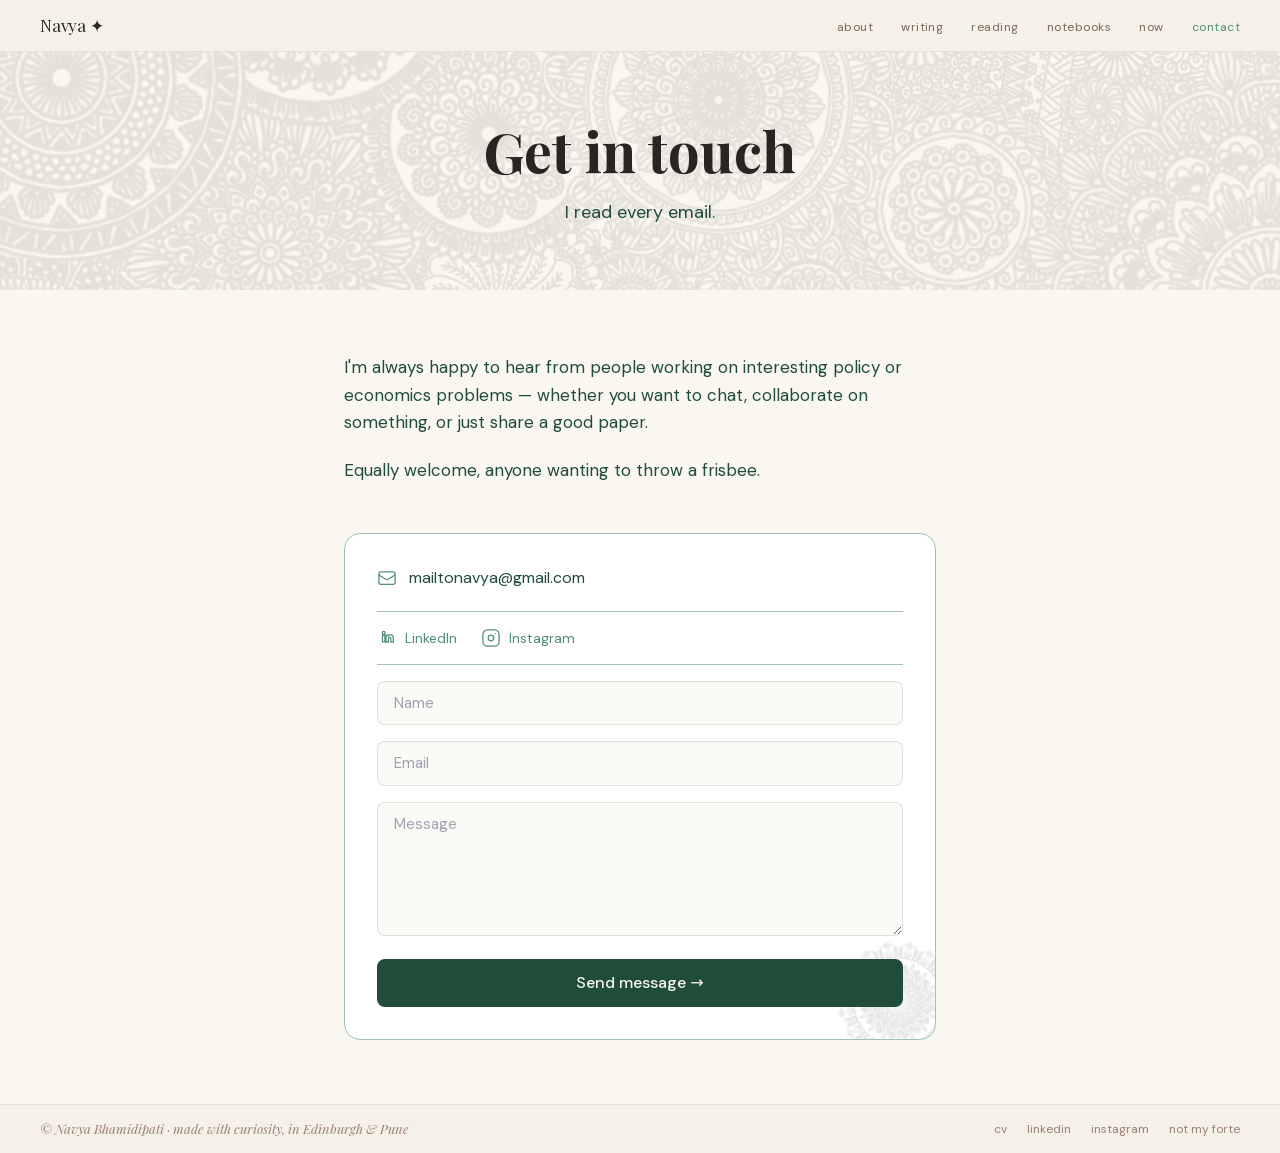
<file: contact/index.html>
<!DOCTYPE html><html lang="en" class="__variable_4b2a61 __variable_0b9930"><head><meta charSet="utf-8"/><meta name="viewport" content="width=device-width, initial-scale=1"/><link rel="preload" href="/_next/static/media/13971731025ec697-s.p.woff2" as="font" crossorigin="" type="font/woff2"/><link rel="preload" href="/_next/static/media/78d0dd042ac6d54d-s.p.woff2" as="font" crossorigin="" type="font/woff2"/><link rel="preload" href="/_next/static/media/eaead17c7dbfcd5d-s.p.woff2" as="font" crossorigin="" type="font/woff2"/><link rel="stylesheet" href="/_next/static/css/ae6fdd3cbac68ce1.css" data-precedence="next"/><link rel="preload" as="script" fetchPriority="low" href="/_next/static/chunks/webpack-55d3b0a844d4e2e8.js"/><script src="/_next/static/chunks/fd9d1056-7192ccad7d208432.js" async=""></script><script src="/_next/static/chunks/117-850e4f3316ae34fe.js" async=""></script><script src="/_next/static/chunks/main-app-a96a70b2214918fa.js" async=""></script><script src="/_next/static/chunks/448-4aa16c0d18b16bbe.js" async=""></script><script src="/_next/static/chunks/878-6f2a99e8a2fd2755.js" async=""></script><script src="/_next/static/chunks/app/contact/page-9262dc98878fc1a5.js" async=""></script><title>Contact — Navya</title><meta name="description" content="Get in touch with Navya about policy, economics, collaboration, or frisbee."/><meta name="next-size-adjust"/><script src="/_next/static/chunks/polyfills-42372ed130431b0a.js" noModule=""></script></head><body><div class="min-h-screen bg-parchment"><nav class="site-nav"><noscript><style>
          @media (max-width: 639px) {
            .site-nav__toggle { display: none !important; }
            .site-nav__links {
              display: flex !important;
              flex-direction: column;
            }
          }
        </style></noscript><div class="site-nav__bar"><a class="site-nav__logo" href="/">Navya ✦</a><button type="button" class="site-nav__toggle" aria-label="Open menu" aria-controls="site-nav-links-R1jtsq" aria-expanded="false"><span class="site-nav__toggle-icon" aria-hidden="true"><svg width="18" height="14" viewBox="0 0 18 14" fill="none"><path d="M0 1h18M0 7h18M0 13h18" stroke="currentColor" stroke-width="1.5" stroke-linecap="round"></path></svg></span></button></div><ul id="site-nav-links-R1jtsq" class="site-nav__links"><li><a class="nav-link" href="/about/">about</a></li><li><a class="nav-link" href="/writing/">writing</a></li><li><a class="nav-link" href="/reading/">reading</a></li><li><a class="nav-link" href="/notebooks/">notebooks</a></li><li><a class="nav-link" href="/now/">now</a></li><li><a class="nav-link is-active" aria-current="page" href="/contact/">contact</a></li></ul></nav><section class="relative overflow-hidden bg-parchment px-6 py-12 md:px-20 md:py-16"><div class="pointer-events-none absolute inset-0" style="filter:sepia(1) saturate(0.6) hue-rotate(100deg) brightness(0.6)"><span aria-hidden="true" style="position:absolute;inset:0;pointer-events:none;user-select:none;z-index:0;opacity:0.09"><img alt="" loading="lazy" decoding="async" data-nimg="fill" style="position:absolute;height:100%;width:100%;left:0;top:0;right:0;bottom:0;object-fit:cover;color:transparent" src="/illustrations/mandala-texture.png"/></span></div><div class="relative z-[1] mx-auto max-w-2xl text-center"><h1 class="font-display text-5xl font-bold leading-tight text-ink md:text-[56px]">Get in touch</h1><p class="mt-3 font-sans text-lg text-moss">I read every email.</p></div></section><main class="mx-auto max-w-2xl px-6 py-12 md:px-10 md:py-16"><div class="mb-12 space-y-5 font-sans text-[17px] leading-relaxed text-moss"><p>I&#x27;m always happy to hear from people working on interesting policy or economics problems — whether you want to chat, collaborate on something, or just share a good paper.</p><p>Equally welcome, anyone wanting to throw a frisbee.</p></div><article class="relative overflow-hidden rounded-2xl border border-sage bg-white p-6 md:p-8"><span aria-hidden="true" style="position:absolute;bottom:-28px;right:-28px;width:130px;height:130px;opacity:0.11;pointer-events:none;user-select:none;z-index:0;filter:sepia(1) saturate(1.2) hue-rotate(100deg) brightness(0.75)"><img alt="" loading="lazy" width="130" height="130" decoding="async" data-nimg="1" style="color:transparent;display:block" src="/illustrations/mandala-corner.png"/></span><div class="relative z-[1]"><a href="mailto:mailtonavya@gmail.com" class="inline-flex items-center gap-3 font-sans text-moss no-underline hover:underline"><svg xmlns="http://www.w3.org/2000/svg" fill="none" viewBox="0 0 24 24" stroke-width="1.5" stroke="currentColor" class="h-5 w-5 shrink-0 text-eucalyptus" aria-hidden="true"><path stroke-linecap="round" stroke-linejoin="round" d="M21.75 6.75v10.5a2.25 2.25 0 0 1-2.25 2.25h-15a2.25 2.25 0 0 1-2.25-2.25V6.75m19.5 0A2.25 2.25 0 0 0 19.5 4.5h-15a2.25 2.25 0 0 0-2.25 2.25m19.5 0v.243a2.25 2.25 0 0 1-1.07 1.916l-7.5 4.615a2.25 2.25 0 0 1-2.36 0L3.32 8.91a2.25 2.25 0 0 1-1.07-1.916V6.75"></path></svg>mailtonavya@gmail.com</a><hr class="my-4 border-0 border-t border-sage"/><div class="flex flex-wrap gap-6"><a href="https://www.linkedin.com/in/navya-bhamidipati" target="_blank" rel="noopener noreferrer" class="inline-flex items-center gap-2 font-sans text-sm text-eucalyptus no-underline transition hover:text-moss"><svg xmlns="http://www.w3.org/2000/svg" fill="none" viewBox="0 0 24 24" stroke-width="1.5" stroke="currentColor" class="h-5 w-5 shrink-0" aria-hidden="true"><path stroke-linecap="round" stroke-linejoin="round" d="M6.5 8.5h3v8h-3v-8Zm1.5-4.5a1.75 1.75 0 1 1 0 3.5 1.75 1.75 0 0 1 0-3.5ZM10.5 8.5h2.8v1.1h.04c.39-.74 1.34-1.52 2.76-1.52 2.95 0 3.5 1.94 3.5 4.46v4.46h-3v-3.95c0-.94-.02-2.15-1.31-2.15-1.31 0-1.51 1.02-1.51 2.08v4.02h-3v-8Z"></path></svg>LinkedIn</a><a href="https://instagram.com/not.my.forte" target="_blank" rel="noopener noreferrer" class="inline-flex items-center gap-2 font-sans text-sm text-eucalyptus no-underline transition hover:text-moss"><svg xmlns="http://www.w3.org/2000/svg" fill="none" viewBox="0 0 24 24" stroke-width="1.5" stroke="currentColor" class="h-5 w-5 shrink-0" aria-hidden="true"><path stroke-linecap="round" stroke-linejoin="round" d="M7.875 2.25h8.25A5.625 5.625 0 0 1 21.75 7.875v8.25A5.625 5.625 0 0 1 16.125 21.75h-8.25A5.625 5.625 0 0 1 2.25 16.125v-8.25A5.625 5.625 0 0 1 7.875 2.25Z"></path><path stroke-linecap="round" stroke-linejoin="round" d="M15.375 12a3.375 3.375 0 1 1-6.75 0 3.375 3.375 0 0 1 6.75 0Z"></path><path stroke-linecap="round" stroke-linejoin="round" d="M17.25 6.75h.008v.008H17.25V6.75Z"></path></svg>Instagram</a></div><hr class="my-4 border-0 border-t border-sage"/><form class="space-y-4" action="https://formspree.io/f/meedyzyy" method="POST"><input type="hidden" name="_subject" value="Message from navya.xyz"/><div><label for="contact-name" class="sr-only">Name</label><input id="contact-name" type="text" required="" placeholder="Name" class="w-full rounded-lg border border-sage/40 bg-parchment/60 px-4 py-2.5 font-sans text-[15px] text-moss focus:outline-none focus:ring-2 focus:ring-eucalyptus" name="name"/></div><div><label for="contact-email" class="sr-only">Email</label><input id="contact-email" type="email" required="" placeholder="Email" class="w-full rounded-lg border border-sage/40 bg-parchment/60 px-4 py-2.5 font-sans text-[15px] text-moss focus:outline-none focus:ring-2 focus:ring-eucalyptus" name="email"/></div><div><label for="contact-message" class="sr-only">Message</label><textarea id="contact-message" name="message" required="" rows="5" placeholder="Message" class="w-full rounded-lg border border-sage/40 bg-parchment/60 px-4 py-2.5 font-sans text-[15px] text-moss focus:outline-none focus:ring-2 focus:ring-eucalyptus resize-y"></textarea></div><button type="submit" class="w-full rounded-lg bg-moss py-3 font-sans font-medium text-parchment transition hover:bg-eucalyptus">Send message →</button></form></div></article></main><footer style="background-color:#F5F0E8;border-top:1px solid #E8E0D0;padding:14px 40px;display:flex;align-items:center;justify-content:space-between;position:relative;overflow:hidden"><p style="font-family:var(--font-display);font-style:italic;font-size:13px;color:#9A8070;position:relative;z-index:1">© Navya Bhamidipati · made with curiosity, in Edinburgh &amp; Pune</p><div style="display:flex;gap:20px;position:relative;z-index:1"><a href="/resume.pdf?v=1910" target="_blank" rel="noopener noreferrer" style="font-family:var(--font-sans);font-size:12px;color:#9A8070;text-decoration:none">cv</a><a href="https://www.linkedin.com/in/navya-bhamidipati" target="_blank" rel="noopener noreferrer" style="font-family:var(--font-sans);font-size:12px;color:#9A8070;text-decoration:none">linkedin</a><a href="https://instagram.com/not.my.forte" target="_blank" rel="noopener noreferrer" style="font-family:var(--font-sans);font-size:12px;color:#9A8070;text-decoration:none">instagram</a><a href="https://notmyforte.substack.com" target="_blank" rel="noopener noreferrer" style="font-family:var(--font-sans);font-size:12px;color:#9A8070;text-decoration:none">not my forte</a></div></footer></div><script src="/_next/static/chunks/webpack-55d3b0a844d4e2e8.js" async=""></script><script>(self.__next_f=self.__next_f||[]).push([0]);self.__next_f.push([2,null])</script><script>self.__next_f.push([1,"1:HL[\"/_next/static/media/13971731025ec697-s.p.woff2\",\"font\",{\"crossOrigin\":\"\",\"type\":\"font/woff2\"}]\n2:HL[\"/_next/static/media/78d0dd042ac6d54d-s.p.woff2\",\"font\",{\"crossOrigin\":\"\",\"type\":\"font/woff2\"}]\n3:HL[\"/_next/static/media/eaead17c7dbfcd5d-s.p.woff2\",\"font\",{\"crossOrigin\":\"\",\"type\":\"font/woff2\"}]\n4:HL[\"/_next/static/css/ae6fdd3cbac68ce1.css\",\"style\"]\n"])</script><script>self.__next_f.push([1,"5:I[2846,[],\"\"]\n7:I[9608,[\"448\",\"static/chunks/448-4aa16c0d18b16bbe.js\",\"878\",\"static/chunks/878-6f2a99e8a2fd2755.js\",\"327\",\"static/chunks/app/contact/page-9262dc98878fc1a5.js\"],\"default\"]\n8:I[5878,[\"448\",\"static/chunks/448-4aa16c0d18b16bbe.js\",\"878\",\"static/chunks/878-6f2a99e8a2fd2755.js\",\"327\",\"static/chunks/app/contact/page-9262dc98878fc1a5.js\"],\"Image\"]\n9:I[4707,[],\"\"]\na:I[6423,[],\"\"]\nc:I[1060,[],\"\"]\nd:[]\n"])</script><script>self.__next_f.push([1,"0:[\"$\",\"$L5\",null,{\"buildId\":\"j2dqLuzykSIpwZbjK1Uso\",\"assetPrefix\":\"\",\"urlParts\":[\"\",\"contact\",\"\"],\"initialTree\":[\"\",{\"children\":[\"contact\",{\"children\":[\"__PAGE__\",{}]}]},\"$undefined\",\"$undefined\",true],\"initialSeedData\":[\"\",{\"children\":[\"contact\",{\"children\":[\"__PAGE__\",{},[[\"$L6\",[\"$\",\"div\",null,{\"className\":\"min-h-screen bg-parchment\",\"children\":[[\"$\",\"$L7\",null,{}],[\"$\",\"section\",null,{\"className\":\"relative overflow-hidden bg-parchment px-6 py-12 md:px-20 md:py-16\",\"children\":[[\"$\",\"div\",null,{\"className\":\"pointer-events-none absolute inset-0\",\"style\":{\"filter\":\"sepia(1) saturate(0.6) hue-rotate(100deg) brightness(0.6)\"},\"children\":[\"$\",\"span\",null,{\"aria-hidden\":\"true\",\"style\":{\"position\":\"absolute\",\"inset\":0,\"pointerEvents\":\"none\",\"userSelect\":\"none\",\"zIndex\":0,\"opacity\":0.09},\"children\":[\"$\",\"$L8\",null,{\"src\":\"/illustrations/mandala-texture.png\",\"alt\":\"\",\"fill\":true,\"style\":{\"objectFit\":\"cover\"}}]}]}],[\"$\",\"div\",null,{\"className\":\"relative z-[1] mx-auto max-w-2xl text-center\",\"children\":[[\"$\",\"h1\",null,{\"className\":\"font-display text-5xl font-bold leading-tight text-ink md:text-[56px]\",\"children\":\"Get in touch\"}],[\"$\",\"p\",null,{\"className\":\"mt-3 font-sans text-lg text-moss\",\"children\":\"I read every email.\"}]]}]]}],[\"$\",\"main\",null,{\"className\":\"mx-auto max-w-2xl px-6 py-12 md:px-10 md:py-16\",\"children\":[[\"$\",\"div\",null,{\"className\":\"mb-12 space-y-5 font-sans text-[17px] leading-relaxed text-moss\",\"children\":[[\"$\",\"p\",null,{\"children\":\"I'm always happy to hear from people working on interesting policy or economics problems — whether you want to chat, collaborate on something, or just share a good paper.\"}],[\"$\",\"p\",null,{\"children\":\"Equally welcome, anyone wanting to throw a frisbee.\"}]]}],[\"$\",\"article\",null,{\"className\":\"relative overflow-hidden rounded-2xl border border-sage bg-white p-6 md:p-8\",\"children\":[[\"$\",\"span\",null,{\"aria-hidden\":\"true\",\"style\":{\"position\":\"absolute\",\"bottom\":-28,\"right\":-28,\"width\":130,\"height\":130,\"opacity\":0.11,\"pointerEvents\":\"none\",\"userSelect\":\"none\",\"zIndex\":0,\"filter\":\"sepia(1) saturate(1.2) hue-rotate(100deg) brightness(0.75)\"},\"children\":[\"$\",\"$L8\",null,{\"src\":\"/illustrations/mandala-corner.png\",\"alt\":\"\",\"width\":130,\"height\":130,\"style\":{\"display\":\"block\"}}]}],[\"$\",\"div\",null,{\"className\":\"relative z-[1]\",\"children\":[[\"$\",\"a\",null,{\"href\":\"mailto:mailtonavya@gmail.com\",\"className\":\"inline-flex items-center gap-3 font-sans text-moss no-underline hover:underline\",\"children\":[[\"$\",\"svg\",null,{\"xmlns\":\"http://www.w3.org/2000/svg\",\"fill\":\"none\",\"viewBox\":\"0 0 24 24\",\"strokeWidth\":1.5,\"stroke\":\"currentColor\",\"className\":\"h-5 w-5 shrink-0 text-eucalyptus\",\"aria-hidden\":\"true\",\"children\":[\"$\",\"path\",null,{\"strokeLinecap\":\"round\",\"strokeLinejoin\":\"round\",\"d\":\"M21.75 6.75v10.5a2.25 2.25 0 0 1-2.25 2.25h-15a2.25 2.25 0 0 1-2.25-2.25V6.75m19.5 0A2.25 2.25 0 0 0 19.5 4.5h-15a2.25 2.25 0 0 0-2.25 2.25m19.5 0v.243a2.25 2.25 0 0 1-1.07 1.916l-7.5 4.615a2.25 2.25 0 0 1-2.36 0L3.32 8.91a2.25 2.25 0 0 1-1.07-1.916V6.75\"}]}],\"mailtonavya@gmail.com\"]}],[\"$\",\"hr\",null,{\"className\":\"my-4 border-0 border-t border-sage\"}],[\"$\",\"div\",null,{\"className\":\"flex flex-wrap gap-6\",\"children\":[[\"$\",\"a\",null,{\"href\":\"https://www.linkedin.com/in/navya-bhamidipati\",\"target\":\"_blank\",\"rel\":\"noopener noreferrer\",\"className\":\"inline-flex items-center gap-2 font-sans text-sm text-eucalyptus no-underline transition hover:text-moss\",\"children\":[[\"$\",\"svg\",null,{\"xmlns\":\"http://www.w3.org/2000/svg\",\"fill\":\"none\",\"viewBox\":\"0 0 24 24\",\"strokeWidth\":1.5,\"stroke\":\"currentColor\",\"className\":\"h-5 w-5 shrink-0\",\"aria-hidden\":\"true\",\"children\":[\"$\",\"path\",null,{\"strokeLinecap\":\"round\",\"strokeLinejoin\":\"round\",\"d\":\"M6.5 8.5h3v8h-3v-8Zm1.5-4.5a1.75 1.75 0 1 1 0 3.5 1.75 1.75 0 0 1 0-3.5ZM10.5 8.5h2.8v1.1h.04c.39-.74 1.34-1.52 2.76-1.52 2.95 0 3.5 1.94 3.5 4.46v4.46h-3v-3.95c0-.94-.02-2.15-1.31-2.15-1.31 0-1.51 1.02-1.51 2.08v4.02h-3v-8Z\"}]}],\"LinkedIn\"]}],[\"$\",\"a\",null,{\"href\":\"https://instagram.com/not.my.forte\",\"target\":\"_blank\",\"rel\":\"noopener noreferrer\",\"className\":\"inline-flex items-center gap-2 font-sans text-sm text-eucalyptus no-underline transition hover:text-moss\",\"children\":[[\"$\",\"svg\",null,{\"xmlns\":\"http://www.w3.org/2000/svg\",\"fill\":\"none\",\"viewBox\":\"0 0 24 24\",\"strokeWidth\":1.5,\"stroke\":\"currentColor\",\"className\":\"h-5 w-5 shrink-0\",\"aria-hidden\":\"true\",\"children\":[[\"$\",\"path\",null,{\"strokeLinecap\":\"round\",\"strokeLinejoin\":\"round\",\"d\":\"M7.875 2.25h8.25A5.625 5.625 0 0 1 21.75 7.875v8.25A5.625 5.625 0 0 1 16.125 21.75h-8.25A5.625 5.625 0 0 1 2.25 16.125v-8.25A5.625 5.625 0 0 1 7.875 2.25Z\"}],[\"$\",\"path\",null,{\"strokeLinecap\":\"round\",\"strokeLinejoin\":\"round\",\"d\":\"M15.375 12a3.375 3.375 0 1 1-6.75 0 3.375 3.375 0 0 1 6.75 0Z\"}],[\"$\",\"path\",null,{\"strokeLinecap\":\"round\",\"strokeLinejoin\":\"round\",\"d\":\"M17.25 6.75h.008v.008H17.25V6.75Z\"}]]}],\"Instagram\"]}]]}],[\"$\",\"hr\",null,{\"className\":\"my-4 border-0 border-t border-sage\"}],[\"$\",\"form\",null,{\"action\":\"https://formspree.io/f/meedyzyy\",\"method\":\"POST\",\"className\":\"space-y-4\",\"children\":[[\"$\",\"input\",null,{\"type\":\"hidden\",\"name\":\"_subject\",\"value\":\"Message from navya.xyz\"}],[\"$\",\"div\",null,{\"children\":[[\"$\",\"label\",null,{\"htmlFor\":\"contact-name\",\"className\":\"sr-only\",\"children\":\"Name\"}],[\"$\",\"input\",null,{\"id\":\"contact-name\",\"type\":\"text\",\"name\":\"name\",\"required\":true,\"placeholder\":\"Name\",\"className\":\"w-full rounded-lg border border-sage/40 bg-parchment/60 px-4 py-2.5 font-sans text-[15px] text-moss focus:outline-none focus:ring-2 focus:ring-eucalyptus\"}]]}],[\"$\",\"div\",null,{\"children\":[[\"$\",\"label\",null,{\"htmlFor\":\"contact-email\",\"className\":\"sr-only\",\"children\":\"Email\"}],[\"$\",\"input\",null,{\"id\":\"contact-email\",\"type\":\"email\",\"name\":\"email\",\"required\":true,\"placeholder\":\"Email\",\"className\":\"w-full rounded-lg border border-sage/40 bg-parchment/60 px-4 py-2.5 font-sans text-[15px] text-moss focus:outline-none focus:ring-2 focus:ring-eucalyptus\"}]]}],[\"$\",\"div\",null,{\"children\":[[\"$\",\"label\",null,{\"htmlFor\":\"contact-message\",\"className\":\"sr-only\",\"children\":\"Message\"}],[\"$\",\"textarea\",null,{\"id\":\"contact-message\",\"name\":\"message\",\"required\":true,\"rows\":5,\"placeholder\":\"Message\",\"className\":\"w-full rounded-lg border border-sage/40 bg-parchment/60 px-4 py-2.5 font-sans text-[15px] text-moss focus:outline-none focus:ring-2 focus:ring-eucalyptus resize-y\"}]]}],[\"$\",\"button\",null,{\"type\":\"submit\",\"className\":\"w-full rounded-lg bg-moss py-3 font-sans font-medium text-parchment transition hover:bg-eucalyptus\",\"children\":\"Send message →\"}]]}]]}]]}]]}],[\"$\",\"footer\",null,{\"style\":{\"backgroundColor\":\"#F5F0E8\",\"borderTop\":\"1px solid #E8E0D0\",\"padding\":\"14px 40px\",\"display\":\"flex\",\"alignItems\":\"center\",\"justifyContent\":\"space-between\",\"position\":\"relative\",\"overflow\":\"hidden\"},\"children\":[[\"$\",\"p\",null,{\"style\":{\"fontFamily\":\"var(--font-display)\",\"fontStyle\":\"italic\",\"fontSize\":13,\"color\":\"#9A8070\",\"position\":\"relative\",\"zIndex\":1},\"children\":\"© Navya Bhamidipati · made with curiosity, in Edinburgh \u0026 Pune\"}],[\"$\",\"div\",null,{\"style\":{\"display\":\"flex\",\"gap\":20,\"position\":\"relative\",\"zIndex\":1},\"children\":[[\"$\",\"a\",\"/resume.pdf?v=1910\",{\"href\":\"/resume.pdf?v=1910\",\"target\":\"_blank\",\"rel\":\"noopener noreferrer\",\"style\":{\"fontFamily\":\"var(--font-sans)\",\"fontSize\":12,\"color\":\"#9A8070\",\"textDecoration\":\"none\"},\"children\":\"cv\"}],[\"$\",\"a\",\"https://www.linkedin.com/in/navya-bhamidipati\",{\"href\":\"https://www.linkedin.com/in/navya-bhamidipati\",\"target\":\"_blank\",\"rel\":\"noopener noreferrer\",\"style\":{\"fontFamily\":\"var(--font-sans)\",\"fontSize\":12,\"color\":\"#9A8070\",\"textDecoration\":\"none\"},\"children\":\"linkedin\"}],[\"$\",\"a\",\"https://instagram.com/not.my.forte\",{\"href\":\"https://instagram.com/not.my.forte\",\"target\":\"_blank\",\"rel\":\"noopener noreferrer\",\"style\":{\"fontFamily\":\"var(--font-sans)\",\"fontSize\":12,\"color\":\"#9A8070\",\"textDecoration\":\"none\"},\"children\":\"instagram\"}],[\"$\",\"a\",\"https://notmyforte.substack.com\",{\"href\":\"https://notmyforte.substack.com\",\"target\":\"_blank\",\"rel\":\"noopener noreferrer\",\"style\":{\"fontFamily\":\"var(--font-sans)\",\"fontSize\":12,\"color\":\"#9A8070\",\"textDecoration\":\"none\"},\"children\":\"not my forte\"}]]}]]}]]}],null],null],null]},[null,[\"$\",\"$L9\",null,{\"parallelRouterKey\":\"children\",\"segmentPath\":[\"children\",\"contact\",\"children\"],\"error\":\"$undefined\",\"errorStyles\":\"$undefined\",\"errorScripts\":\"$undefined\",\"template\":[\"$\",\"$La\",null,{}],\"templateStyles\":\"$undefined\",\"templateScripts\":\"$undefined\",\"notFound\":\"$undefined\",\"notFoundStyles\":\"$undefined\"}]],null]},[[[[\"$\",\"link\",\"0\",{\"rel\":\"stylesheet\",\"href\":\"/_next/static/css/ae6fdd3cbac68ce1.css\",\"precedence\":\"next\",\"crossOrigin\":\"$undefined\"}]],[\"$\",\"html\",null,{\"lang\":\"en\",\"className\":\"__variable_4b2a61 __variable_0b9930\",\"children\":[\"$\",\"body\",null,{\"children\":[\"$\",\"$L9\",null,{\"parallelRouterKey\":\"children\",\"segmentPath\":[\"children\"],\"error\":\"$undefined\",\"errorStyles\":\"$undefined\",\"errorScripts\":\"$undefined\",\"template\":[\"$\",\"$La\",null,{}],\"templateStyles\":\"$undefined\",\"templateScripts\":\"$undefined\",\"notFound\":[[\"$\",\"title\",null,{\"children\":\"404: This page could not be found.\"}],[\"$\",\"div\",null,{\"style\":{\"fontFamily\":\"system-ui,\\\"Segoe UI\\\",Roboto,Helvetica,Arial,sans-serif,\\\"Apple Color Emoji\\\",\\\"Segoe UI Emoji\\\"\",\"height\":\"100vh\",\"textAlign\":\"center\",\"display\":\"flex\",\"flexDirection\":\"column\",\"alignItems\":\"center\",\"justifyContent\":\"center\"},\"children\":[\"$\",\"div\",null,{\"children\":[[\"$\",\"style\",null,{\"dangerouslySetInnerHTML\":{\"__html\":\"body{color:#000;background:#fff;margin:0}.next-error-h1{border-right:1px solid rgba(0,0,0,.3)}@media (prefers-color-scheme:dark){body{color:#fff;background:#000}.next-error-h1{border-right:1px solid rgba(255,255,255,.3)}}\"}}],[\"$\",\"h1\",null,{\"className\":\"next-error-h1\",\"style\":{\"display\":\"inline-block\",\"margin\":\"0 20px 0 0\",\"padding\":\"0 23px 0 0\",\"fontSize\":24,\"fontWeight\":500,\"verticalAlign\":\"top\",\"lineHeight\":\"49px\"},\"children\":\"404\"}],[\"$\",\"div\",null,{\"style\":{\"display\":\"inline-block\"},\"children\":[\"$\",\"h2\",null,{\"style\":{\"fontSize\":14,\"fontWeight\":400,\"lineHeight\":\"49px\",\"margin\":0},\"children\":\"This page could not be found.\"}]}]]}]}]],\"notFoundStyles\":[]}]}]}]],null],null],\"couldBeIntercepted\":false,\"initialHead\":[null,\"$Lb\"],\"globalErrorComponent\":\"$c\",\"missingSlots\":\"$Wd\"}]\n"])</script><script>self.__next_f.push([1,"b:[[\"$\",\"meta\",\"0\",{\"name\":\"viewport\",\"content\":\"width=device-width, initial-scale=1\"}],[\"$\",\"meta\",\"1\",{\"charSet\":\"utf-8\"}],[\"$\",\"title\",\"2\",{\"children\":\"Contact — Navya\"}],[\"$\",\"meta\",\"3\",{\"name\":\"description\",\"content\":\"Get in touch with Navya about policy, economics, collaboration, or frisbee.\"}],[\"$\",\"meta\",\"4\",{\"name\":\"next-size-adjust\"}]]\n6:null\n"])</script></body></html>
</file>
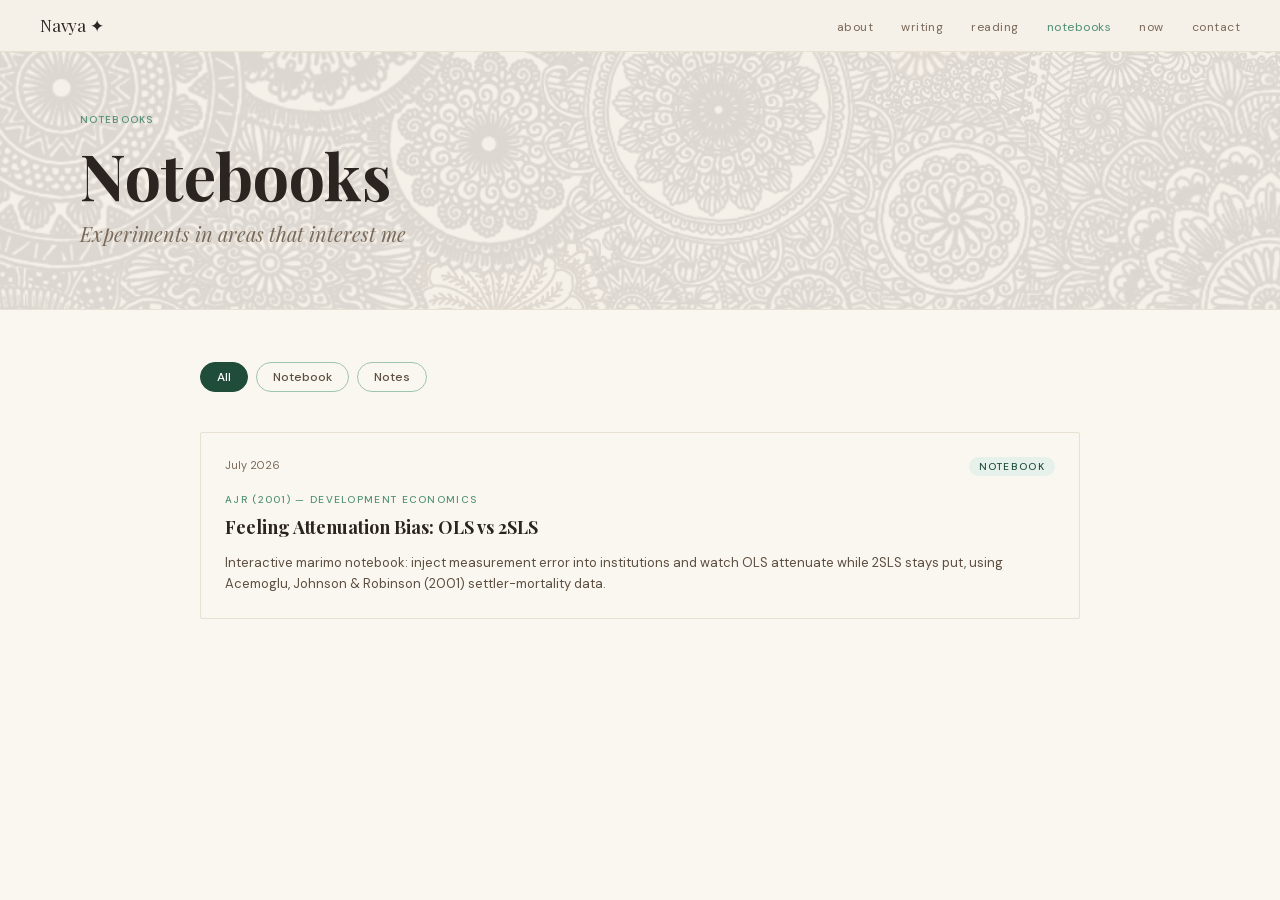
<file: notebooks/index.html>
<!DOCTYPE html><html lang="en" class="__variable_4b2a61 __variable_0b9930"><head><meta charSet="utf-8"/><meta name="viewport" content="width=device-width, initial-scale=1"/><link rel="preload" href="/_next/static/media/13971731025ec697-s.p.woff2" as="font" crossorigin="" type="font/woff2"/><link rel="preload" href="/_next/static/media/78d0dd042ac6d54d-s.p.woff2" as="font" crossorigin="" type="font/woff2"/><link rel="preload" href="/_next/static/media/eaead17c7dbfcd5d-s.p.woff2" as="font" crossorigin="" type="font/woff2"/><link rel="stylesheet" href="/_next/static/css/ae6fdd3cbac68ce1.css" data-precedence="next"/><link rel="preload" as="script" fetchPriority="low" href="/_next/static/chunks/webpack-55d3b0a844d4e2e8.js"/><script src="/_next/static/chunks/fd9d1056-7192ccad7d208432.js" async=""></script><script src="/_next/static/chunks/117-850e4f3316ae34fe.js" async=""></script><script src="/_next/static/chunks/main-app-a96a70b2214918fa.js" async=""></script><script src="/_next/static/chunks/448-4aa16c0d18b16bbe.js" async=""></script><script src="/_next/static/chunks/878-6f2a99e8a2fd2755.js" async=""></script><script src="/_next/static/chunks/app/notebooks/page-8ec2fb2360252615.js" async=""></script><title>Notebooks — Navya</title><meta name="description" content="Experiments in areas that interest me."/><meta name="next-size-adjust"/><script src="/_next/static/chunks/polyfills-42372ed130431b0a.js" noModule=""></script></head><body><div class="min-h-screen bg-parchment"><nav class="site-nav"><noscript><style>
          @media (max-width: 639px) {
            .site-nav__toggle { display: none !important; }
            .site-nav__links {
              display: flex !important;
              flex-direction: column;
            }
          }
        </style></noscript><div class="site-nav__bar"><a class="site-nav__logo" href="/">Navya ✦</a><button type="button" class="site-nav__toggle" aria-label="Open menu" aria-controls="site-nav-links-R1jtsq" aria-expanded="false"><span class="site-nav__toggle-icon" aria-hidden="true"><svg width="18" height="14" viewBox="0 0 18 14" fill="none"><path d="M0 1h18M0 7h18M0 13h18" stroke="currentColor" stroke-width="1.5" stroke-linecap="round"></path></svg></span></button></div><ul id="site-nav-links-R1jtsq" class="site-nav__links"><li><a class="nav-link" href="/about/">about</a></li><li><a class="nav-link" href="/writing/">writing</a></li><li><a class="nav-link" href="/reading/">reading</a></li><li><a class="nav-link is-active" aria-current="page" href="/notebooks/">notebooks</a></li><li><a class="nav-link" href="/now/">now</a></li><li><a class="nav-link" href="/contact/">contact</a></li></ul></nav><section class="relative overflow-hidden border-b border-border bg-surface px-6 py-10 md:px-20 md:py-[60px]"><span aria-hidden="true" style="position:absolute;inset:0;pointer-events:none;user-select:none;z-index:0;opacity:0.1"><img alt="" loading="lazy" decoding="async" data-nimg="fill" style="position:absolute;height:100%;width:100%;left:0;top:0;right:0;bottom:0;object-fit:cover;color:transparent" src="/illustrations/mandala-texture.png"/></span><div class="relative z-[1] max-w-[560px]"><p class="mb-4 font-sans text-[10px] font-medium uppercase tracking-[0.13em] text-eucalyptus">notebooks</p><h1 class="mb-3 font-display text-[64px] font-bold leading-none text-ink">Notebooks</h1><p class="font-display text-xl italic leading-[1.5] text-muted">Experiments in areas that interest me</p></div></section><main class="relative z-10 mx-auto max-w-[960px] px-6 py-[52px] pb-20 sm:px-10"><div class="mb-10 flex flex-wrap gap-2" role="group" aria-label="Filter by format"><button type="button" aria-pressed="true" class="rounded-full px-4 py-1.5 font-sans text-xs font-medium transition-colors motion-reduce:transition-none border border-moss bg-moss text-white">All</button><button type="button" aria-pressed="false" class="rounded-full px-4 py-1.5 font-sans text-xs font-medium transition-colors motion-reduce:transition-none border border-sage bg-transparent text-soft hover:border-moss hover:text-moss">Notebook</button><button type="button" aria-pressed="false" class="rounded-full px-4 py-1.5 font-sans text-xs font-medium transition-colors motion-reduce:transition-none border border-sage bg-transparent text-soft hover:border-moss hover:text-moss">Notes</button></div><div class="grid grid-cols-[repeat(auto-fit,minmax(260px,1fr))] gap-5"><a class="group relative flex h-full flex-col rounded-sm border border-border bg-parchment p-6 no-underline transition-colors motion-reduce:transition-none hover:border-moss/40" href="/notebooks/feeling-attenuation-bias-ols-vs-2sls/"><div class="mb-4 flex items-start justify-between gap-3"><time class="font-sans text-[11px] text-muted">July 2026</time><span class="shrink-0 rounded-full px-2.5 py-0.5 font-sans text-[10px] font-medium uppercase tracking-[0.13em] bg-palelichen text-moss">Notebook</span></div><p class="mb-2 font-sans text-[10px] font-medium uppercase tracking-[0.13em] text-eucalyptus">AJR (2001) — Development Economics</p><h2 class="mb-3 font-display text-lg font-bold leading-snug text-ink transition-colors motion-reduce:transition-none group-hover:text-moss">Feeling Attenuation Bias: OLS vs 2SLS</h2><p class="mt-auto font-sans text-[13px] leading-relaxed text-soft">Interactive marimo notebook: inject measurement error into institutions and watch OLS attenuate while 2SLS stays put, using Acemoglu, Johnson &amp; Robinson (2001) settler-mortality data.</p></a></div></main></div><script src="/_next/static/chunks/webpack-55d3b0a844d4e2e8.js" async=""></script><script>(self.__next_f=self.__next_f||[]).push([0]);self.__next_f.push([2,null])</script><script>self.__next_f.push([1,"1:HL[\"/_next/static/media/13971731025ec697-s.p.woff2\",\"font\",{\"crossOrigin\":\"\",\"type\":\"font/woff2\"}]\n2:HL[\"/_next/static/media/78d0dd042ac6d54d-s.p.woff2\",\"font\",{\"crossOrigin\":\"\",\"type\":\"font/woff2\"}]\n3:HL[\"/_next/static/media/eaead17c7dbfcd5d-s.p.woff2\",\"font\",{\"crossOrigin\":\"\",\"type\":\"font/woff2\"}]\n4:HL[\"/_next/static/css/ae6fdd3cbac68ce1.css\",\"style\"]\n"])</script><script>self.__next_f.push([1,"5:I[2846,[],\"\"]\n7:I[9608,[\"448\",\"static/chunks/448-4aa16c0d18b16bbe.js\",\"878\",\"static/chunks/878-6f2a99e8a2fd2755.js\",\"187\",\"static/chunks/app/notebooks/page-8ec2fb2360252615.js\"],\"default\"]\n8:I[5878,[\"448\",\"static/chunks/448-4aa16c0d18b16bbe.js\",\"878\",\"static/chunks/878-6f2a99e8a2fd2755.js\",\"187\",\"static/chunks/app/notebooks/page-8ec2fb2360252615.js\"],\"Image\"]\n9:I[1302,[\"448\",\"static/chunks/448-4aa16c0d18b16bbe.js\",\"878\",\"static/chunks/878-6f2a99e8a2fd2755.js\",\"187\",\"static/chunks/app/notebooks/page-8ec2fb2360252615.js\"],\"default\"]\na:I[4707,[],\"\"]\nb:I[6423,[],\"\"]\nd:I[1060,[],\"\"]\ne:[]\n"])</script><script>self.__next_f.push([1,"0:[\"$\",\"$L5\",null,{\"buildId\":\"j2dqLuzykSIpwZbjK1Uso\",\"assetPrefix\":\"\",\"urlParts\":[\"\",\"notebooks\",\"\"],\"initialTree\":[\"\",{\"children\":[\"notebooks\",{\"children\":[\"__PAGE__\",{}]}]},\"$undefined\",\"$undefined\",true],\"initialSeedData\":[\"\",{\"children\":[\"notebooks\",{\"children\":[\"__PAGE__\",{},[[\"$L6\",[\"$\",\"div\",null,{\"className\":\"min-h-screen bg-parchment\",\"children\":[[\"$\",\"$L7\",null,{}],[\"$\",\"section\",null,{\"className\":\"relative overflow-hidden border-b border-border bg-surface px-6 py-10 md:px-20 md:py-[60px]\",\"children\":[[\"$\",\"span\",null,{\"aria-hidden\":\"true\",\"style\":{\"position\":\"absolute\",\"inset\":0,\"pointerEvents\":\"none\",\"userSelect\":\"none\",\"zIndex\":0,\"opacity\":0.1},\"children\":[\"$\",\"$L8\",null,{\"src\":\"/illustrations/mandala-texture.png\",\"alt\":\"\",\"fill\":true,\"style\":{\"objectFit\":\"cover\"}}]}],[\"$\",\"div\",null,{\"className\":\"relative z-[1] max-w-[560px]\",\"children\":[[\"$\",\"p\",null,{\"className\":\"mb-4 font-sans text-[10px] font-medium uppercase tracking-[0.13em] text-eucalyptus\",\"children\":\"notebooks\"}],[\"$\",\"h1\",null,{\"className\":\"mb-3 font-display text-[64px] font-bold leading-none text-ink\",\"children\":\"Notebooks\"}],[\"$\",\"p\",null,{\"className\":\"font-display text-xl italic leading-[1.5] text-muted\",\"children\":\"Experiments in areas that interest me\"}]]}]]}],[\"$\",\"main\",null,{\"className\":\"relative z-10 mx-auto max-w-[960px] px-6 py-[52px] pb-20 sm:px-10\",\"children\":[\"$\",\"$L9\",null,{\"items\":[{\"title\":\"Feeling Attenuation Bias: OLS vs 2SLS\",\"course\":\"AJR (2001) — Development Economics\",\"description\":\"Interactive marimo notebook: inject measurement error into institutions and watch OLS attenuate while 2SLS stays put, using Acemoglu, Johnson \u0026 Robinson (2001) settler-mortality data.\",\"format\":\"notebook\",\"date\":\"2026-07-22\",\"href\":\"\",\"embedSrc\":\"/embeds/iv-2sls-attenuation/index.html\",\"published\":true,\"id\":\"feeling-attenuation-bias-ols-vs-2sls\",\"linkHref\":\"/notebooks/feeling-attenuation-bias-ols-vs-2sls/\"}]}]}]]}],null],null],null]},[null,[\"$\",\"$La\",null,{\"parallelRouterKey\":\"children\",\"segmentPath\":[\"children\",\"notebooks\",\"children\"],\"error\":\"$undefined\",\"errorStyles\":\"$undefined\",\"errorScripts\":\"$undefined\",\"template\":[\"$\",\"$Lb\",null,{}],\"templateStyles\":\"$undefined\",\"templateScripts\":\"$undefined\",\"notFound\":\"$undefined\",\"notFoundStyles\":\"$undefined\"}]],null]},[[[[\"$\",\"link\",\"0\",{\"rel\":\"stylesheet\",\"href\":\"/_next/static/css/ae6fdd3cbac68ce1.css\",\"precedence\":\"next\",\"crossOrigin\":\"$undefined\"}]],[\"$\",\"html\",null,{\"lang\":\"en\",\"className\":\"__variable_4b2a61 __variable_0b9930\",\"children\":[\"$\",\"body\",null,{\"children\":[\"$\",\"$La\",null,{\"parallelRouterKey\":\"children\",\"segmentPath\":[\"children\"],\"error\":\"$undefined\",\"errorStyles\":\"$undefined\",\"errorScripts\":\"$undefined\",\"template\":[\"$\",\"$Lb\",null,{}],\"templateStyles\":\"$undefined\",\"templateScripts\":\"$undefined\",\"notFound\":[[\"$\",\"title\",null,{\"children\":\"404: This page could not be found.\"}],[\"$\",\"div\",null,{\"style\":{\"fontFamily\":\"system-ui,\\\"Segoe UI\\\",Roboto,Helvetica,Arial,sans-serif,\\\"Apple Color Emoji\\\",\\\"Segoe UI Emoji\\\"\",\"height\":\"100vh\",\"textAlign\":\"center\",\"display\":\"flex\",\"flexDirection\":\"column\",\"alignItems\":\"center\",\"justifyContent\":\"center\"},\"children\":[\"$\",\"div\",null,{\"children\":[[\"$\",\"style\",null,{\"dangerouslySetInnerHTML\":{\"__html\":\"body{color:#000;background:#fff;margin:0}.next-error-h1{border-right:1px solid rgba(0,0,0,.3)}@media (prefers-color-scheme:dark){body{color:#fff;background:#000}.next-error-h1{border-right:1px solid rgba(255,255,255,.3)}}\"}}],[\"$\",\"h1\",null,{\"className\":\"next-error-h1\",\"style\":{\"display\":\"inline-block\",\"margin\":\"0 20px 0 0\",\"padding\":\"0 23px 0 0\",\"fontSize\":24,\"fontWeight\":500,\"verticalAlign\":\"top\",\"lineHeight\":\"49px\"},\"children\":\"404\"}],[\"$\",\"div\",null,{\"style\":{\"display\":\"inline-block\"},\"children\":[\"$\",\"h2\",null,{\"style\":{\"fontSize\":14,\"fontWeight\":400,\"lineHeight\":\"49px\",\"margin\":0},\"children\":\"This page could not be found.\"}]}]]}]}]],\"notFoundStyles\":[]}]}]}]],null],null],\"couldBeIntercepted\":false,\"initialHead\":[null,\"$Lc\"],\"globalErrorComponent\":\"$d\",\"missingSlots\":\"$We\"}]\n"])</script><script>self.__next_f.push([1,"c:[[\"$\",\"meta\",\"0\",{\"name\":\"viewport\",\"content\":\"width=device-width, initial-scale=1\"}],[\"$\",\"meta\",\"1\",{\"charSet\":\"utf-8\"}],[\"$\",\"title\",\"2\",{\"children\":\"Notebooks — Navya\"}],[\"$\",\"meta\",\"3\",{\"name\":\"description\",\"content\":\"Experiments in areas that interest me.\"}],[\"$\",\"meta\",\"4\",{\"name\":\"next-size-adjust\"}]]\n6:null\n"])</script></body></html>
</file>
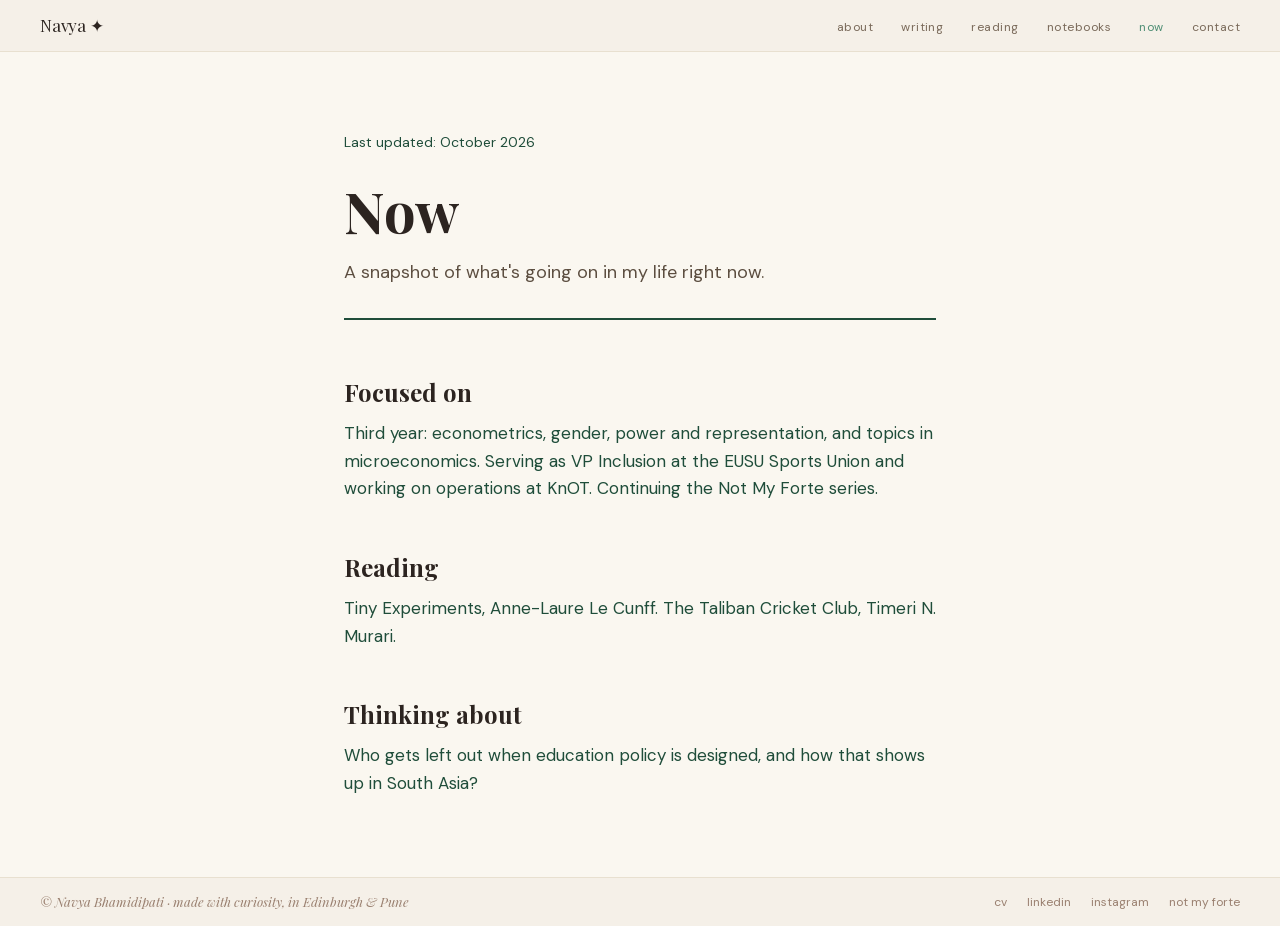
<file: now/index.html>
<!DOCTYPE html><html lang="en" class="__variable_4b2a61 __variable_0b9930"><head><meta charSet="utf-8"/><meta name="viewport" content="width=device-width, initial-scale=1"/><link rel="preload" href="/_next/static/media/13971731025ec697-s.p.woff2" as="font" crossorigin="" type="font/woff2"/><link rel="preload" href="/_next/static/media/78d0dd042ac6d54d-s.p.woff2" as="font" crossorigin="" type="font/woff2"/><link rel="preload" href="/_next/static/media/eaead17c7dbfcd5d-s.p.woff2" as="font" crossorigin="" type="font/woff2"/><link rel="stylesheet" href="/_next/static/css/ae6fdd3cbac68ce1.css" data-precedence="next"/><link rel="preload" as="script" fetchPriority="low" href="/_next/static/chunks/webpack-55d3b0a844d4e2e8.js"/><script src="/_next/static/chunks/fd9d1056-7192ccad7d208432.js" async=""></script><script src="/_next/static/chunks/117-850e4f3316ae34fe.js" async=""></script><script src="/_next/static/chunks/main-app-a96a70b2214918fa.js" async=""></script><script src="/_next/static/chunks/448-4aa16c0d18b16bbe.js" async=""></script><script src="/_next/static/chunks/app/now/page-db5c332ed014d530.js" async=""></script><title>Now — Navya</title><meta name="description" content="A snapshot of what&#x27;s going on in Navya&#x27;s life right now."/><meta name="next-size-adjust"/><script src="/_next/static/chunks/polyfills-42372ed130431b0a.js" noModule=""></script></head><body><div class="min-h-screen bg-parchment"><nav class="site-nav"><noscript><style>
          @media (max-width: 639px) {
            .site-nav__toggle { display: none !important; }
            .site-nav__links {
              display: flex !important;
              flex-direction: column;
            }
          }
        </style></noscript><div class="site-nav__bar"><a class="site-nav__logo" href="/">Navya ✦</a><button type="button" class="site-nav__toggle" aria-label="Open menu" aria-controls="site-nav-links-R1jtsq" aria-expanded="false"><span class="site-nav__toggle-icon" aria-hidden="true"><svg width="18" height="14" viewBox="0 0 18 14" fill="none"><path d="M0 1h18M0 7h18M0 13h18" stroke="currentColor" stroke-width="1.5" stroke-linecap="round"></path></svg></span></button></div><ul id="site-nav-links-R1jtsq" class="site-nav__links"><li><a class="nav-link" href="/about/">about</a></li><li><a class="nav-link" href="/writing/">writing</a></li><li><a class="nav-link" href="/reading/">reading</a></li><li><a class="nav-link" href="/notebooks/">notebooks</a></li><li><a class="nav-link is-active" aria-current="page" href="/now/">now</a></li><li><a class="nav-link" href="/contact/">contact</a></li></ul></nav><main class="mx-auto max-w-2xl px-6 py-12 md:px-10 md:py-20"><p class="mb-6 font-sans text-sm text-moss">Last updated: <!-- -->October 2026</p><header class="mb-14 border-b-2 border-moss pb-8"><h1 class="mb-3 font-display text-5xl font-bold leading-tight text-ink md:text-[56px]">Now</h1><p class="font-sans text-lg text-soft">A snapshot of what&#x27;s going on in my life right now.</p></header><div class="space-y-12"><section><h2 class="mb-3 font-display text-2xl font-bold text-ink">Focused on</h2><p class="font-sans text-[17px] leading-relaxed text-moss">Third year: econometrics, gender, power and representation, and topics in microeconomics. Serving as VP Inclusion at the EUSU Sports Union and working on operations at KnOT. Continuing the Not My Forte series.</p></section><section><h2 class="mb-3 font-display text-2xl font-bold text-ink">Reading</h2><p class="font-sans text-[17px] leading-relaxed text-moss">Tiny Experiments, Anne-Laure Le Cunff. The Taliban Cricket Club, Timeri N. Murari.</p></section><section><h2 class="mb-3 font-display text-2xl font-bold text-ink">Thinking about</h2><p class="font-sans text-[17px] leading-relaxed text-moss">Who gets left out when education policy is designed, and how that shows up in South Asia?</p></section></div></main><footer style="background-color:#F5F0E8;border-top:1px solid #E8E0D0;padding:14px 40px;display:flex;align-items:center;justify-content:space-between;position:relative;overflow:hidden"><p style="font-family:var(--font-display);font-style:italic;font-size:13px;color:#9A8070;position:relative;z-index:1">© Navya Bhamidipati · made with curiosity, in Edinburgh &amp; Pune</p><div style="display:flex;gap:20px;position:relative;z-index:1"><a href="/resume.pdf?v=1910" target="_blank" rel="noopener noreferrer" style="font-family:var(--font-sans);font-size:12px;color:#9A8070;text-decoration:none">cv</a><a href="https://www.linkedin.com/in/navya-bhamidipati" target="_blank" rel="noopener noreferrer" style="font-family:var(--font-sans);font-size:12px;color:#9A8070;text-decoration:none">linkedin</a><a href="https://instagram.com/not.my.forte" target="_blank" rel="noopener noreferrer" style="font-family:var(--font-sans);font-size:12px;color:#9A8070;text-decoration:none">instagram</a><a href="https://notmyforte.substack.com" target="_blank" rel="noopener noreferrer" style="font-family:var(--font-sans);font-size:12px;color:#9A8070;text-decoration:none">not my forte</a></div></footer></div><script src="/_next/static/chunks/webpack-55d3b0a844d4e2e8.js" async=""></script><script>(self.__next_f=self.__next_f||[]).push([0]);self.__next_f.push([2,null])</script><script>self.__next_f.push([1,"1:HL[\"/_next/static/media/13971731025ec697-s.p.woff2\",\"font\",{\"crossOrigin\":\"\",\"type\":\"font/woff2\"}]\n2:HL[\"/_next/static/media/78d0dd042ac6d54d-s.p.woff2\",\"font\",{\"crossOrigin\":\"\",\"type\":\"font/woff2\"}]\n3:HL[\"/_next/static/media/eaead17c7dbfcd5d-s.p.woff2\",\"font\",{\"crossOrigin\":\"\",\"type\":\"font/woff2\"}]\n4:HL[\"/_next/static/css/ae6fdd3cbac68ce1.css\",\"style\"]\n"])</script><script>self.__next_f.push([1,"5:I[2846,[],\"\"]\n7:I[9608,[\"448\",\"static/chunks/448-4aa16c0d18b16bbe.js\",\"698\",\"static/chunks/app/now/page-db5c332ed014d530.js\"],\"default\"]\n8:I[4707,[],\"\"]\n9:I[6423,[],\"\"]\nb:I[1060,[],\"\"]\nc:[]\n"])</script><script>self.__next_f.push([1,"0:[\"$\",\"$L5\",null,{\"buildId\":\"j2dqLuzykSIpwZbjK1Uso\",\"assetPrefix\":\"\",\"urlParts\":[\"\",\"now\",\"\"],\"initialTree\":[\"\",{\"children\":[\"now\",{\"children\":[\"__PAGE__\",{}]}]},\"$undefined\",\"$undefined\",true],\"initialSeedData\":[\"\",{\"children\":[\"now\",{\"children\":[\"__PAGE__\",{},[[\"$L6\",[\"$\",\"div\",null,{\"className\":\"min-h-screen bg-parchment\",\"children\":[[\"$\",\"$L7\",null,{}],[\"$\",\"main\",null,{\"className\":\"mx-auto max-w-2xl px-6 py-12 md:px-10 md:py-20\",\"children\":[[\"$\",\"p\",null,{\"className\":\"mb-6 font-sans text-sm text-moss\",\"children\":[\"Last updated: \",\"October 2026\"]}],[\"$\",\"header\",null,{\"className\":\"mb-14 border-b-2 border-moss pb-8\",\"children\":[[\"$\",\"h1\",null,{\"className\":\"mb-3 font-display text-5xl font-bold leading-tight text-ink md:text-[56px]\",\"children\":\"Now\"}],[\"$\",\"p\",null,{\"className\":\"font-sans text-lg text-soft\",\"children\":\"A snapshot of what's going on in my life right now.\"}]]}],[\"$\",\"div\",null,{\"className\":\"space-y-12\",\"children\":[[\"$\",\"section\",\"focused\",{\"children\":[[\"$\",\"h2\",null,{\"className\":\"mb-3 font-display text-2xl font-bold text-ink\",\"children\":\"Focused on\"}],[\"$\",\"p\",null,{\"className\":\"font-sans text-[17px] leading-relaxed text-moss\",\"children\":\"Third year: econometrics, gender, power and representation, and topics in microeconomics. Serving as VP Inclusion at the EUSU Sports Union and working on operations at KnOT. Continuing the Not My Forte series.\"}]]}],[\"$\",\"section\",\"reading\",{\"children\":[[\"$\",\"h2\",null,{\"className\":\"mb-3 font-display text-2xl font-bold text-ink\",\"children\":\"Reading\"}],[\"$\",\"p\",null,{\"className\":\"font-sans text-[17px] leading-relaxed text-moss\",\"children\":\"Tiny Experiments, Anne-Laure Le Cunff. The Taliban Cricket Club, Timeri N. Murari.\"}]]}],[\"$\",\"section\",\"thinking\",{\"children\":[[\"$\",\"h2\",null,{\"className\":\"mb-3 font-display text-2xl font-bold text-ink\",\"children\":\"Thinking about\"}],[\"$\",\"p\",null,{\"className\":\"font-sans text-[17px] leading-relaxed text-moss\",\"children\":\"Who gets left out when education policy is designed, and how that shows up in South Asia?\"}]]}]]}]]}],[\"$\",\"footer\",null,{\"style\":{\"backgroundColor\":\"#F5F0E8\",\"borderTop\":\"1px solid #E8E0D0\",\"padding\":\"14px 40px\",\"display\":\"flex\",\"alignItems\":\"center\",\"justifyContent\":\"space-between\",\"position\":\"relative\",\"overflow\":\"hidden\"},\"children\":[[\"$\",\"p\",null,{\"style\":{\"fontFamily\":\"var(--font-display)\",\"fontStyle\":\"italic\",\"fontSize\":13,\"color\":\"#9A8070\",\"position\":\"relative\",\"zIndex\":1},\"children\":\"© Navya Bhamidipati · made with curiosity, in Edinburgh \u0026 Pune\"}],[\"$\",\"div\",null,{\"style\":{\"display\":\"flex\",\"gap\":20,\"position\":\"relative\",\"zIndex\":1},\"children\":[[\"$\",\"a\",\"/resume.pdf?v=1910\",{\"href\":\"/resume.pdf?v=1910\",\"target\":\"_blank\",\"rel\":\"noopener noreferrer\",\"style\":{\"fontFamily\":\"var(--font-sans)\",\"fontSize\":12,\"color\":\"#9A8070\",\"textDecoration\":\"none\"},\"children\":\"cv\"}],[\"$\",\"a\",\"https://www.linkedin.com/in/navya-bhamidipati\",{\"href\":\"https://www.linkedin.com/in/navya-bhamidipati\",\"target\":\"_blank\",\"rel\":\"noopener noreferrer\",\"style\":{\"fontFamily\":\"var(--font-sans)\",\"fontSize\":12,\"color\":\"#9A8070\",\"textDecoration\":\"none\"},\"children\":\"linkedin\"}],[\"$\",\"a\",\"https://instagram.com/not.my.forte\",{\"href\":\"https://instagram.com/not.my.forte\",\"target\":\"_blank\",\"rel\":\"noopener noreferrer\",\"style\":{\"fontFamily\":\"var(--font-sans)\",\"fontSize\":12,\"color\":\"#9A8070\",\"textDecoration\":\"none\"},\"children\":\"instagram\"}],[\"$\",\"a\",\"https://notmyforte.substack.com\",{\"href\":\"https://notmyforte.substack.com\",\"target\":\"_blank\",\"rel\":\"noopener noreferrer\",\"style\":{\"fontFamily\":\"var(--font-sans)\",\"fontSize\":12,\"color\":\"#9A8070\",\"textDecoration\":\"none\"},\"children\":\"not my forte\"}]]}]]}]]}],null],null],null]},[null,[\"$\",\"$L8\",null,{\"parallelRouterKey\":\"children\",\"segmentPath\":[\"children\",\"now\",\"children\"],\"error\":\"$undefined\",\"errorStyles\":\"$undefined\",\"errorScripts\":\"$undefined\",\"template\":[\"$\",\"$L9\",null,{}],\"templateStyles\":\"$undefined\",\"templateScripts\":\"$undefined\",\"notFound\":\"$undefined\",\"notFoundStyles\":\"$undefined\"}]],null]},[[[[\"$\",\"link\",\"0\",{\"rel\":\"stylesheet\",\"href\":\"/_next/static/css/ae6fdd3cbac68ce1.css\",\"precedence\":\"next\",\"crossOrigin\":\"$undefined\"}]],[\"$\",\"html\",null,{\"lang\":\"en\",\"className\":\"__variable_4b2a61 __variable_0b9930\",\"children\":[\"$\",\"body\",null,{\"children\":[\"$\",\"$L8\",null,{\"parallelRouterKey\":\"children\",\"segmentPath\":[\"children\"],\"error\":\"$undefined\",\"errorStyles\":\"$undefined\",\"errorScripts\":\"$undefined\",\"template\":[\"$\",\"$L9\",null,{}],\"templateStyles\":\"$undefined\",\"templateScripts\":\"$undefined\",\"notFound\":[[\"$\",\"title\",null,{\"children\":\"404: This page could not be found.\"}],[\"$\",\"div\",null,{\"style\":{\"fontFamily\":\"system-ui,\\\"Segoe UI\\\",Roboto,Helvetica,Arial,sans-serif,\\\"Apple Color Emoji\\\",\\\"Segoe UI Emoji\\\"\",\"height\":\"100vh\",\"textAlign\":\"center\",\"display\":\"flex\",\"flexDirection\":\"column\",\"alignItems\":\"center\",\"justifyContent\":\"center\"},\"children\":[\"$\",\"div\",null,{\"children\":[[\"$\",\"style\",null,{\"dangerouslySetInnerHTML\":{\"__html\":\"body{color:#000;background:#fff;margin:0}.next-error-h1{border-right:1px solid rgba(0,0,0,.3)}@media (prefers-color-scheme:dark){body{color:#fff;background:#000}.next-error-h1{border-right:1px solid rgba(255,255,255,.3)}}\"}}],[\"$\",\"h1\",null,{\"className\":\"next-error-h1\",\"style\":{\"display\":\"inline-block\",\"margin\":\"0 20px 0 0\",\"padding\":\"0 23px 0 0\",\"fontSize\":24,\"fontWeight\":500,\"verticalAlign\":\"top\",\"lineHeight\":\"49px\"},\"children\":\"404\"}],[\"$\",\"div\",null,{\"style\":{\"display\":\"inline-block\"},\"children\":[\"$\",\"h2\",null,{\"style\":{\"fontSize\":14,\"fontWeight\":400,\"lineHeight\":\"49px\",\"margin\":0},\"children\":\"This page could not be found.\"}]}]]}]}]],\"notFoundStyles\":[]}]}]}]],null],null],\"couldBeIntercepted\":false,\"initialHead\":[null,\"$La\"],\"globalErrorComponent\":\"$b\",\"missingSlots\":\"$Wc\"}]\n"])</script><script>self.__next_f.push([1,"a:[[\"$\",\"meta\",\"0\",{\"name\":\"viewport\",\"content\":\"width=device-width, initial-scale=1\"}],[\"$\",\"meta\",\"1\",{\"charSet\":\"utf-8\"}],[\"$\",\"title\",\"2\",{\"children\":\"Now — Navya\"}],[\"$\",\"meta\",\"3\",{\"name\":\"description\",\"content\":\"A snapshot of what's going on in Navya's life right now.\"}],[\"$\",\"meta\",\"4\",{\"name\":\"next-size-adjust\"}]]\n6:null\n"])</script></body></html>
</file>
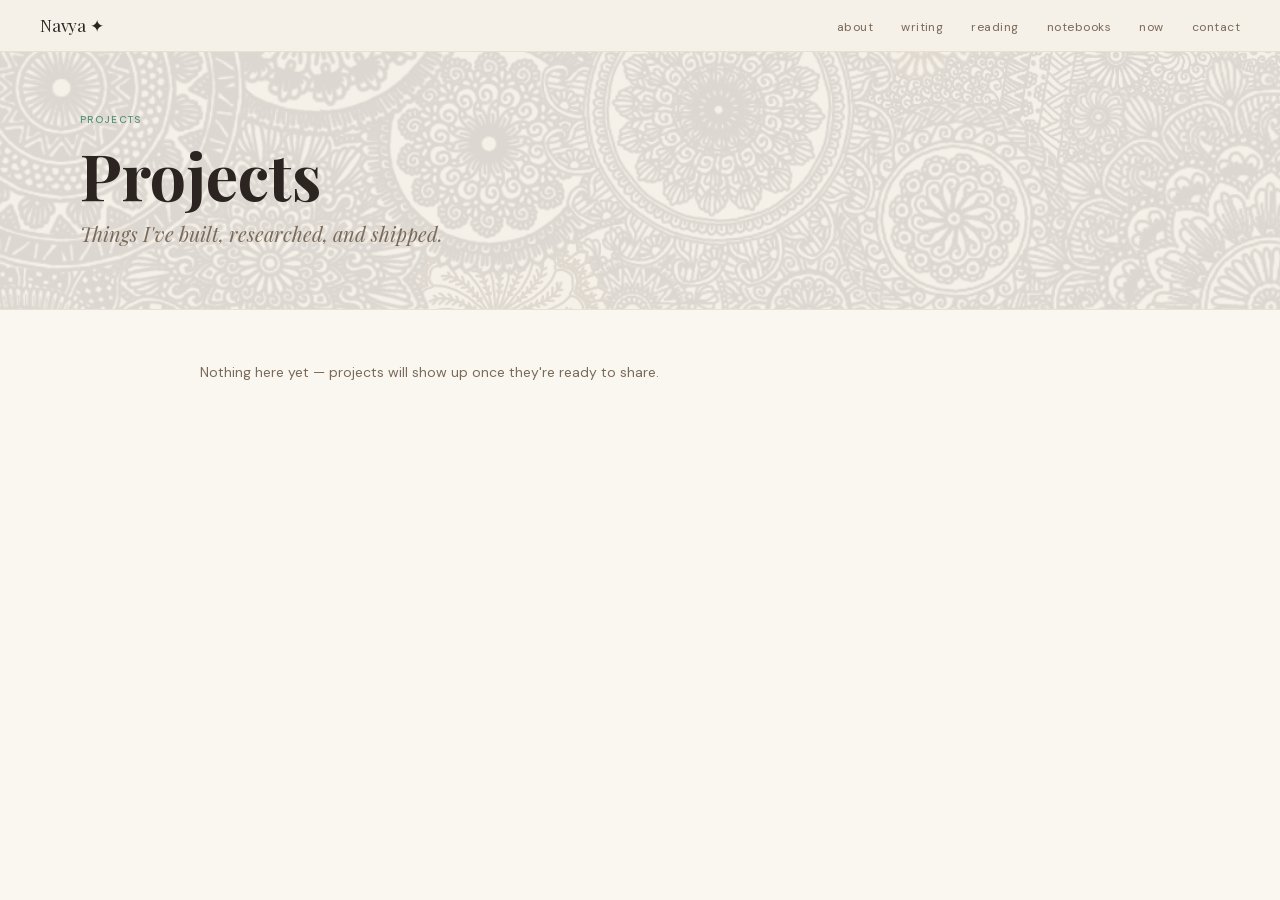
<file: projects/index.html>
<!DOCTYPE html><html lang="en" class="__variable_4b2a61 __variable_0b9930"><head><meta charSet="utf-8"/><meta name="viewport" content="width=device-width, initial-scale=1"/><link rel="preload" href="/_next/static/media/13971731025ec697-s.p.woff2" as="font" crossorigin="" type="font/woff2"/><link rel="preload" href="/_next/static/media/78d0dd042ac6d54d-s.p.woff2" as="font" crossorigin="" type="font/woff2"/><link rel="preload" href="/_next/static/media/eaead17c7dbfcd5d-s.p.woff2" as="font" crossorigin="" type="font/woff2"/><link rel="stylesheet" href="/_next/static/css/ae6fdd3cbac68ce1.css" data-precedence="next"/><link rel="preload" as="script" fetchPriority="low" href="/_next/static/chunks/webpack-55d3b0a844d4e2e8.js"/><script src="/_next/static/chunks/fd9d1056-7192ccad7d208432.js" async=""></script><script src="/_next/static/chunks/117-850e4f3316ae34fe.js" async=""></script><script src="/_next/static/chunks/main-app-a96a70b2214918fa.js" async=""></script><script src="/_next/static/chunks/448-4aa16c0d18b16bbe.js" async=""></script><script src="/_next/static/chunks/878-6f2a99e8a2fd2755.js" async=""></script><script src="/_next/static/chunks/app/projects/page-95ce6d7a5b50b3cf.js" async=""></script><title>Projects — Navya</title><meta name="description" content="Things Navya has built, researched, and shipped — economics, data, and policy work."/><meta name="next-size-adjust"/><script src="/_next/static/chunks/polyfills-42372ed130431b0a.js" noModule=""></script></head><body><div class="min-h-screen bg-parchment"><nav class="site-nav"><noscript><style>
          @media (max-width: 639px) {
            .site-nav__toggle { display: none !important; }
            .site-nav__links {
              display: flex !important;
              flex-direction: column;
            }
          }
        </style></noscript><div class="site-nav__bar"><a class="site-nav__logo" href="/">Navya ✦</a><button type="button" class="site-nav__toggle" aria-label="Open menu" aria-controls="site-nav-links-R1jtsq" aria-expanded="false"><span class="site-nav__toggle-icon" aria-hidden="true"><svg width="18" height="14" viewBox="0 0 18 14" fill="none"><path d="M0 1h18M0 7h18M0 13h18" stroke="currentColor" stroke-width="1.5" stroke-linecap="round"></path></svg></span></button></div><ul id="site-nav-links-R1jtsq" class="site-nav__links"><li><a class="nav-link" href="/about/">about</a></li><li><a class="nav-link" href="/writing/">writing</a></li><li><a class="nav-link" href="/reading/">reading</a></li><li><a class="nav-link" href="/notebooks/">notebooks</a></li><li><a class="nav-link" href="/now/">now</a></li><li><a class="nav-link" href="/contact/">contact</a></li></ul></nav><section class="relative overflow-hidden border-b border-border bg-surface px-6 py-10 md:px-20 md:py-[60px]"><span aria-hidden="true" style="position:absolute;inset:0;pointer-events:none;user-select:none;z-index:0;opacity:0.1"><img alt="" loading="lazy" decoding="async" data-nimg="fill" style="position:absolute;height:100%;width:100%;left:0;top:0;right:0;bottom:0;object-fit:cover;color:transparent" src="/illustrations/mandala-texture.png"/></span><div class="relative z-[1] max-w-[560px]"><p class="mb-4 font-sans text-[10px] font-medium uppercase tracking-[0.13em] text-eucalyptus">projects</p><h1 class="mb-3 font-display text-[64px] font-bold leading-none text-ink">Projects</h1><p class="font-display text-xl italic leading-[1.5] text-muted">Things I&#x27;ve built, researched, and shipped.</p></div></section><main class="relative z-10 mx-auto max-w-[960px] px-6 py-[52px] pb-20 sm:px-10"><p class="font-sans text-sm text-muted">Nothing here yet — projects will show up once they&#x27;re ready to share.</p></main></div><script src="/_next/static/chunks/webpack-55d3b0a844d4e2e8.js" async=""></script><script>(self.__next_f=self.__next_f||[]).push([0]);self.__next_f.push([2,null])</script><script>self.__next_f.push([1,"1:HL[\"/_next/static/media/13971731025ec697-s.p.woff2\",\"font\",{\"crossOrigin\":\"\",\"type\":\"font/woff2\"}]\n2:HL[\"/_next/static/media/78d0dd042ac6d54d-s.p.woff2\",\"font\",{\"crossOrigin\":\"\",\"type\":\"font/woff2\"}]\n3:HL[\"/_next/static/media/eaead17c7dbfcd5d-s.p.woff2\",\"font\",{\"crossOrigin\":\"\",\"type\":\"font/woff2\"}]\n4:HL[\"/_next/static/css/ae6fdd3cbac68ce1.css\",\"style\"]\n"])</script><script>self.__next_f.push([1,"5:I[2846,[],\"\"]\n7:I[9608,[\"448\",\"static/chunks/448-4aa16c0d18b16bbe.js\",\"878\",\"static/chunks/878-6f2a99e8a2fd2755.js\",\"895\",\"static/chunks/app/projects/page-95ce6d7a5b50b3cf.js\"],\"default\"]\n8:I[5878,[\"448\",\"static/chunks/448-4aa16c0d18b16bbe.js\",\"878\",\"static/chunks/878-6f2a99e8a2fd2755.js\",\"895\",\"static/chunks/app/projects/page-95ce6d7a5b50b3cf.js\"],\"Image\"]\n9:I[4707,[],\"\"]\na:I[6423,[],\"\"]\nc:I[1060,[],\"\"]\nd:[]\n"])</script><script>self.__next_f.push([1,"0:[\"$\",\"$L5\",null,{\"buildId\":\"j2dqLuzykSIpwZbjK1Uso\",\"assetPrefix\":\"\",\"urlParts\":[\"\",\"projects\",\"\"],\"initialTree\":[\"\",{\"children\":[\"projects\",{\"children\":[\"__PAGE__\",{}]}]},\"$undefined\",\"$undefined\",true],\"initialSeedData\":[\"\",{\"children\":[\"projects\",{\"children\":[\"__PAGE__\",{},[[\"$L6\",[\"$\",\"div\",null,{\"className\":\"min-h-screen bg-parchment\",\"children\":[[\"$\",\"$L7\",null,{}],[\"$\",\"section\",null,{\"className\":\"relative overflow-hidden border-b border-border bg-surface px-6 py-10 md:px-20 md:py-[60px]\",\"children\":[[\"$\",\"span\",null,{\"aria-hidden\":\"true\",\"style\":{\"position\":\"absolute\",\"inset\":0,\"pointerEvents\":\"none\",\"userSelect\":\"none\",\"zIndex\":0,\"opacity\":0.1},\"children\":[\"$\",\"$L8\",null,{\"src\":\"/illustrations/mandala-texture.png\",\"alt\":\"\",\"fill\":true,\"style\":{\"objectFit\":\"cover\"}}]}],[\"$\",\"div\",null,{\"className\":\"relative z-[1] max-w-[560px]\",\"children\":[[\"$\",\"p\",null,{\"className\":\"mb-4 font-sans text-[10px] font-medium uppercase tracking-[0.13em] text-eucalyptus\",\"children\":\"projects\"}],[\"$\",\"h1\",null,{\"className\":\"mb-3 font-display text-[64px] font-bold leading-none text-ink\",\"children\":\"Projects\"}],[\"$\",\"p\",null,{\"className\":\"font-display text-xl italic leading-[1.5] text-muted\",\"children\":\"Things I've built, researched, and shipped.\"}]]}]]}],[\"$\",\"main\",null,{\"className\":\"relative z-10 mx-auto max-w-[960px] px-6 py-[52px] pb-20 sm:px-10\",\"children\":[\"$\",\"p\",null,{\"className\":\"font-sans text-sm text-muted\",\"children\":\"Nothing here yet — projects will show up once they're ready to share.\"}]}]]}],null],null],null]},[null,[\"$\",\"$L9\",null,{\"parallelRouterKey\":\"children\",\"segmentPath\":[\"children\",\"projects\",\"children\"],\"error\":\"$undefined\",\"errorStyles\":\"$undefined\",\"errorScripts\":\"$undefined\",\"template\":[\"$\",\"$La\",null,{}],\"templateStyles\":\"$undefined\",\"templateScripts\":\"$undefined\",\"notFound\":\"$undefined\",\"notFoundStyles\":\"$undefined\"}]],null]},[[[[\"$\",\"link\",\"0\",{\"rel\":\"stylesheet\",\"href\":\"/_next/static/css/ae6fdd3cbac68ce1.css\",\"precedence\":\"next\",\"crossOrigin\":\"$undefined\"}]],[\"$\",\"html\",null,{\"lang\":\"en\",\"className\":\"__variable_4b2a61 __variable_0b9930\",\"children\":[\"$\",\"body\",null,{\"children\":[\"$\",\"$L9\",null,{\"parallelRouterKey\":\"children\",\"segmentPath\":[\"children\"],\"error\":\"$undefined\",\"errorStyles\":\"$undefined\",\"errorScripts\":\"$undefined\",\"template\":[\"$\",\"$La\",null,{}],\"templateStyles\":\"$undefined\",\"templateScripts\":\"$undefined\",\"notFound\":[[\"$\",\"title\",null,{\"children\":\"404: This page could not be found.\"}],[\"$\",\"div\",null,{\"style\":{\"fontFamily\":\"system-ui,\\\"Segoe UI\\\",Roboto,Helvetica,Arial,sans-serif,\\\"Apple Color Emoji\\\",\\\"Segoe UI Emoji\\\"\",\"height\":\"100vh\",\"textAlign\":\"center\",\"display\":\"flex\",\"flexDirection\":\"column\",\"alignItems\":\"center\",\"justifyContent\":\"center\"},\"children\":[\"$\",\"div\",null,{\"children\":[[\"$\",\"style\",null,{\"dangerouslySetInnerHTML\":{\"__html\":\"body{color:#000;background:#fff;margin:0}.next-error-h1{border-right:1px solid rgba(0,0,0,.3)}@media (prefers-color-scheme:dark){body{color:#fff;background:#000}.next-error-h1{border-right:1px solid rgba(255,255,255,.3)}}\"}}],[\"$\",\"h1\",null,{\"className\":\"next-error-h1\",\"style\":{\"display\":\"inline-block\",\"margin\":\"0 20px 0 0\",\"padding\":\"0 23px 0 0\",\"fontSize\":24,\"fontWeight\":500,\"verticalAlign\":\"top\",\"lineHeight\":\"49px\"},\"children\":\"404\"}],[\"$\",\"div\",null,{\"style\":{\"display\":\"inline-block\"},\"children\":[\"$\",\"h2\",null,{\"style\":{\"fontSize\":14,\"fontWeight\":400,\"lineHeight\":\"49px\",\"margin\":0},\"children\":\"This page could not be found.\"}]}]]}]}]],\"notFoundStyles\":[]}]}]}]],null],null],\"couldBeIntercepted\":false,\"initialHead\":[null,\"$Lb\"],\"globalErrorComponent\":\"$c\",\"missingSlots\":\"$Wd\"}]\n"])</script><script>self.__next_f.push([1,"b:[[\"$\",\"meta\",\"0\",{\"name\":\"viewport\",\"content\":\"width=device-width, initial-scale=1\"}],[\"$\",\"meta\",\"1\",{\"charSet\":\"utf-8\"}],[\"$\",\"title\",\"2\",{\"children\":\"Projects — Navya\"}],[\"$\",\"meta\",\"3\",{\"name\":\"description\",\"content\":\"Things Navya has built, researched, and shipped — economics, data, and policy work.\"}],[\"$\",\"meta\",\"4\",{\"name\":\"next-size-adjust\"}]]\n6:null\n"])</script></body></html>
</file>
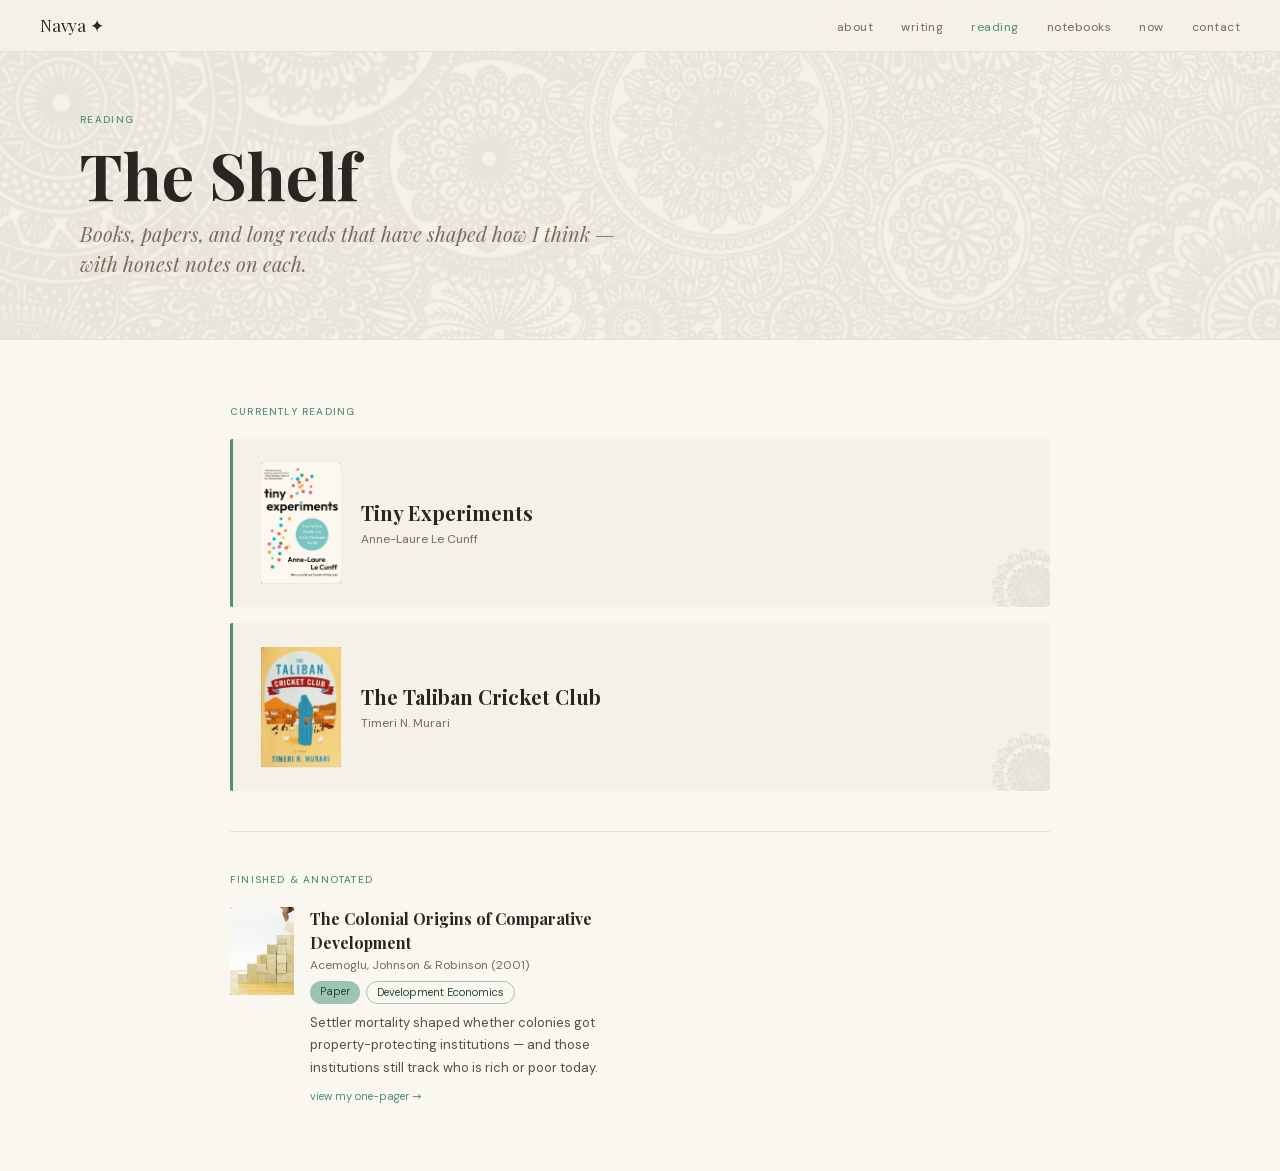
<file: reading/index.html>
<!DOCTYPE html><html lang="en" class="__variable_4b2a61 __variable_0b9930"><head><meta charSet="utf-8"/><meta name="viewport" content="width=device-width, initial-scale=1"/><link rel="preload" href="/_next/static/media/13971731025ec697-s.p.woff2" as="font" crossorigin="" type="font/woff2"/><link rel="preload" href="/_next/static/media/78d0dd042ac6d54d-s.p.woff2" as="font" crossorigin="" type="font/woff2"/><link rel="preload" href="/_next/static/media/eaead17c7dbfcd5d-s.p.woff2" as="font" crossorigin="" type="font/woff2"/><link rel="stylesheet" href="/_next/static/css/ae6fdd3cbac68ce1.css" data-precedence="next"/><link rel="preload" as="script" fetchPriority="low" href="/_next/static/chunks/webpack-55d3b0a844d4e2e8.js"/><script src="/_next/static/chunks/fd9d1056-7192ccad7d208432.js" async=""></script><script src="/_next/static/chunks/117-850e4f3316ae34fe.js" async=""></script><script src="/_next/static/chunks/main-app-a96a70b2214918fa.js" async=""></script><script src="/_next/static/chunks/448-4aa16c0d18b16bbe.js" async=""></script><script src="/_next/static/chunks/878-6f2a99e8a2fd2755.js" async=""></script><script src="/_next/static/chunks/app/reading/page-27508381dfd2b5cd.js" async=""></script><title>Reading — Navya</title><meta name="description" content="Books, papers, and long reads that have shaped how Navya thinks — with honest notes on each."/><meta name="next-size-adjust"/><script src="/_next/static/chunks/polyfills-42372ed130431b0a.js" noModule=""></script></head><body><div class="min-h-screen bg-parchment"><nav class="site-nav"><noscript><style>
          @media (max-width: 639px) {
            .site-nav__toggle { display: none !important; }
            .site-nav__links {
              display: flex !important;
              flex-direction: column;
            }
          }
        </style></noscript><div class="site-nav__bar"><a class="site-nav__logo" href="/">Navya ✦</a><button type="button" class="site-nav__toggle" aria-label="Open menu" aria-controls="site-nav-links-R6fjsq" aria-expanded="false"><span class="site-nav__toggle-icon" aria-hidden="true"><svg width="18" height="14" viewBox="0 0 18 14" fill="none"><path d="M0 1h18M0 7h18M0 13h18" stroke="currentColor" stroke-width="1.5" stroke-linecap="round"></path></svg></span></button></div><ul id="site-nav-links-R6fjsq" class="site-nav__links"><li><a class="nav-link" href="/about/">about</a></li><li><a class="nav-link" href="/writing/">writing</a></li><li><a class="nav-link is-active" aria-current="page" href="/reading/">reading</a></li><li><a class="nav-link" href="/notebooks/">notebooks</a></li><li><a class="nav-link" href="/now/">now</a></li><li><a class="nav-link" href="/contact/">contact</a></li></ul></nav><section class="relative overflow-hidden border-b border-border bg-surface px-6 py-10 md:px-20 md:py-[60px]"><span aria-hidden="true" style="position:absolute;inset:0;pointer-events:none;user-select:none;z-index:0;opacity:0.05"><img alt="" loading="lazy" decoding="async" data-nimg="fill" style="position:absolute;height:100%;width:100%;left:0;top:0;right:0;bottom:0;object-fit:cover;color:transparent" src="/illustrations/mandala-texture.png"/></span><div class="relative z-[1] max-w-[560px]"><p class="mb-4 font-sans text-[10px] font-medium uppercase tracking-[0.13em] text-eucalyptus">reading</p><h1 class="mb-3 font-display text-[64px] font-bold leading-none text-ink">The Shelf</h1><p class="font-display text-xl italic leading-[1.5] text-muted">Books, papers, and long reads that have shaped how I think — with honest notes on each.</p></div></section><div class="mx-auto max-w-[900px] bg-parchment px-6 py-10 md:px-10 md:py-16"><section><p class="mb-5 font-sans text-[10px] font-medium uppercase tracking-[0.12em] text-eucalyptus">currently reading</p><div class="flex flex-col gap-4"><article class="relative overflow-hidden rounded-sm border-l-[3px] border-l-eucalyptus bg-surface px-7 py-6"><span aria-hidden="true" style="position:absolute;bottom:-28px;right:-28px;width:90px;height:90px;opacity:0.08;pointer-events:none;user-select:none;z-index:0;filter:sepia(1) saturate(1.2) hue-rotate(100deg) brightness(0.75)"><img alt="" loading="lazy" width="90" height="90" decoding="async" data-nimg="1" style="color:transparent;display:block" src="/illustrations/mandala-corner.png"/></span><div class="relative z-[1] flex items-center gap-5"><div class="relative h-[120px] w-[80px] shrink-0 overflow-hidden rounded-sm bg-moss shadow-sm"><img alt="" loading="lazy" decoding="async" data-nimg="fill" class="object-cover" style="position:absolute;height:100%;width:100%;left:0;top:0;right:0;bottom:0;color:transparent" src="/covers/tiny-experiments.jpg"/></div><div><h2 class="font-display text-xl font-bold text-ink">Tiny Experiments</h2><p class="mt-1 font-sans text-xs text-muted">Anne-Laure Le Cunff</p></div></div></article><article class="relative overflow-hidden rounded-sm border-l-[3px] border-l-eucalyptus bg-surface px-7 py-6"><span aria-hidden="true" style="position:absolute;bottom:-28px;right:-28px;width:90px;height:90px;opacity:0.08;pointer-events:none;user-select:none;z-index:0;filter:sepia(1) saturate(1.2) hue-rotate(100deg) brightness(0.75)"><img alt="" loading="lazy" width="90" height="90" decoding="async" data-nimg="1" style="color:transparent;display:block" src="/illustrations/mandala-corner.png"/></span><div class="relative z-[1] flex items-center gap-5"><div class="relative h-[120px] w-[80px] shrink-0 overflow-hidden rounded-sm bg-moss shadow-sm"><img alt="" loading="lazy" decoding="async" data-nimg="fill" class="object-cover" style="position:absolute;height:100%;width:100%;left:0;top:0;right:0;bottom:0;color:transparent" src="/covers/taliban-cricket-club.jpg"/></div><div><h2 class="font-display text-xl font-bold text-ink">The Taliban Cricket Club</h2><p class="mt-1 font-sans text-xs text-muted">Timeri N. Murari</p></div></div></article></div></section><hr class="my-10 border-0 border-t border-border"/><section><p class="mb-5 font-sans text-[10px] font-medium uppercase tracking-[0.12em] text-eucalyptus">finished &amp; annotated</p><div class="grid grid-cols-1 gap-4 md:grid-cols-2"><article class="flex gap-4"><div class="relative h-[88px] w-16 shrink-0 overflow-hidden rounded-sm bg-moss"><img alt="" loading="lazy" decoding="async" data-nimg="fill" class="object-cover" style="position:absolute;height:100%;width:100%;left:0;top:0;right:0;bottom:0;color:transparent" src="/covers/colonial-origins-cover.png"/></div><div class="min-w-0 flex-1"><h3 class="mb-0.5 font-display text-base font-bold text-ink">The Colonial Origins of Comparative Development</h3><p class="mb-2 font-sans text-xs text-muted">Acemoglu, Johnson &amp; Robinson (2001)</p><div class="flex flex-wrap gap-1.5"><span class="inline-block rounded-full bg-sage px-2.5 py-0.5 font-sans text-[11px] text-moss">Paper</span><span class="inline-block rounded-full border border-sage bg-transparent px-2.5 py-0.5 font-sans text-[11px] text-moss">Development Economics</span></div><p class="mt-2 font-sans text-[13px] leading-[1.75] text-soft">Settler mortality shaped whether colonies got property-protecting institutions — and those institutions still track who is rich or poor today.</p><button type="button" class="mt-2 cursor-pointer border-0 bg-transparent p-0 font-sans text-[11px] text-eucalyptus no-underline hover:underline">view my one-pager →</button></div></article></div></section></div></div><script src="/_next/static/chunks/webpack-55d3b0a844d4e2e8.js" async=""></script><script>(self.__next_f=self.__next_f||[]).push([0]);self.__next_f.push([2,null])</script><script>self.__next_f.push([1,"1:HL[\"/_next/static/media/13971731025ec697-s.p.woff2\",\"font\",{\"crossOrigin\":\"\",\"type\":\"font/woff2\"}]\n2:HL[\"/_next/static/media/78d0dd042ac6d54d-s.p.woff2\",\"font\",{\"crossOrigin\":\"\",\"type\":\"font/woff2\"}]\n3:HL[\"/_next/static/media/eaead17c7dbfcd5d-s.p.woff2\",\"font\",{\"crossOrigin\":\"\",\"type\":\"font/woff2\"}]\n4:HL[\"/_next/static/css/ae6fdd3cbac68ce1.css\",\"style\"]\n"])</script><script>self.__next_f.push([1,"5:I[2846,[],\"\"]\n7:I[9107,[],\"ClientPageRoot\"]\n8:I[3613,[\"448\",\"static/chunks/448-4aa16c0d18b16bbe.js\",\"878\",\"static/chunks/878-6f2a99e8a2fd2755.js\",\"843\",\"static/chunks/app/reading/page-27508381dfd2b5cd.js\"],\"default\",1]\n9:I[4707,[],\"\"]\na:I[6423,[],\"\"]\nc:I[1060,[],\"\"]\nd:[]\n"])</script><script>self.__next_f.push([1,"0:[\"$\",\"$L5\",null,{\"buildId\":\"j2dqLuzykSIpwZbjK1Uso\",\"assetPrefix\":\"\",\"urlParts\":[\"\",\"reading\",\"\"],\"initialTree\":[\"\",{\"children\":[\"reading\",{\"children\":[\"__PAGE__\",{}]}]},\"$undefined\",\"$undefined\",true],\"initialSeedData\":[\"\",{\"children\":[\"reading\",{\"children\":[\"__PAGE__\",{},[[\"$L6\",[\"$\",\"$L7\",null,{\"props\":{\"params\":{},\"searchParams\":{}},\"Component\":\"$8\"}],null],null],null]},[[null,[\"$\",\"$L9\",null,{\"parallelRouterKey\":\"children\",\"segmentPath\":[\"children\",\"reading\",\"children\"],\"error\":\"$undefined\",\"errorStyles\":\"$undefined\",\"errorScripts\":\"$undefined\",\"template\":[\"$\",\"$La\",null,{}],\"templateStyles\":\"$undefined\",\"templateScripts\":\"$undefined\",\"notFound\":\"$undefined\",\"notFoundStyles\":\"$undefined\"}]],null],null]},[[[[\"$\",\"link\",\"0\",{\"rel\":\"stylesheet\",\"href\":\"/_next/static/css/ae6fdd3cbac68ce1.css\",\"precedence\":\"next\",\"crossOrigin\":\"$undefined\"}]],[\"$\",\"html\",null,{\"lang\":\"en\",\"className\":\"__variable_4b2a61 __variable_0b9930\",\"children\":[\"$\",\"body\",null,{\"children\":[\"$\",\"$L9\",null,{\"parallelRouterKey\":\"children\",\"segmentPath\":[\"children\"],\"error\":\"$undefined\",\"errorStyles\":\"$undefined\",\"errorScripts\":\"$undefined\",\"template\":[\"$\",\"$La\",null,{}],\"templateStyles\":\"$undefined\",\"templateScripts\":\"$undefined\",\"notFound\":[[\"$\",\"title\",null,{\"children\":\"404: This page could not be found.\"}],[\"$\",\"div\",null,{\"style\":{\"fontFamily\":\"system-ui,\\\"Segoe UI\\\",Roboto,Helvetica,Arial,sans-serif,\\\"Apple Color Emoji\\\",\\\"Segoe UI Emoji\\\"\",\"height\":\"100vh\",\"textAlign\":\"center\",\"display\":\"flex\",\"flexDirection\":\"column\",\"alignItems\":\"center\",\"justifyContent\":\"center\"},\"children\":[\"$\",\"div\",null,{\"children\":[[\"$\",\"style\",null,{\"dangerouslySetInnerHTML\":{\"__html\":\"body{color:#000;background:#fff;margin:0}.next-error-h1{border-right:1px solid rgba(0,0,0,.3)}@media (prefers-color-scheme:dark){body{color:#fff;background:#000}.next-error-h1{border-right:1px solid rgba(255,255,255,.3)}}\"}}],[\"$\",\"h1\",null,{\"className\":\"next-error-h1\",\"style\":{\"display\":\"inline-block\",\"margin\":\"0 20px 0 0\",\"padding\":\"0 23px 0 0\",\"fontSize\":24,\"fontWeight\":500,\"verticalAlign\":\"top\",\"lineHeight\":\"49px\"},\"children\":\"404\"}],[\"$\",\"div\",null,{\"style\":{\"display\":\"inline-block\"},\"children\":[\"$\",\"h2\",null,{\"style\":{\"fontSize\":14,\"fontWeight\":400,\"lineHeight\":\"49px\",\"margin\":0},\"children\":\"This page could not be found.\"}]}]]}]}]],\"notFoundStyles\":[]}]}]}]],null],null],\"couldBeIntercepted\":false,\"initialHead\":[null,\"$Lb\"],\"globalErrorComponent\":\"$c\",\"missingSlots\":\"$Wd\"}]\n"])</script><script>self.__next_f.push([1,"b:[[\"$\",\"meta\",\"0\",{\"name\":\"viewport\",\"content\":\"width=device-width, initial-scale=1\"}],[\"$\",\"meta\",\"1\",{\"charSet\":\"utf-8\"}],[\"$\",\"title\",\"2\",{\"children\":\"Reading — Navya\"}],[\"$\",\"meta\",\"3\",{\"name\":\"description\",\"content\":\"Books, papers, and long reads that have shaped how Navya thinks — with honest notes on each.\"}],[\"$\",\"meta\",\"4\",{\"name\":\"next-size-adjust\"}]]\n6:null\n"])</script></body></html>
</file>
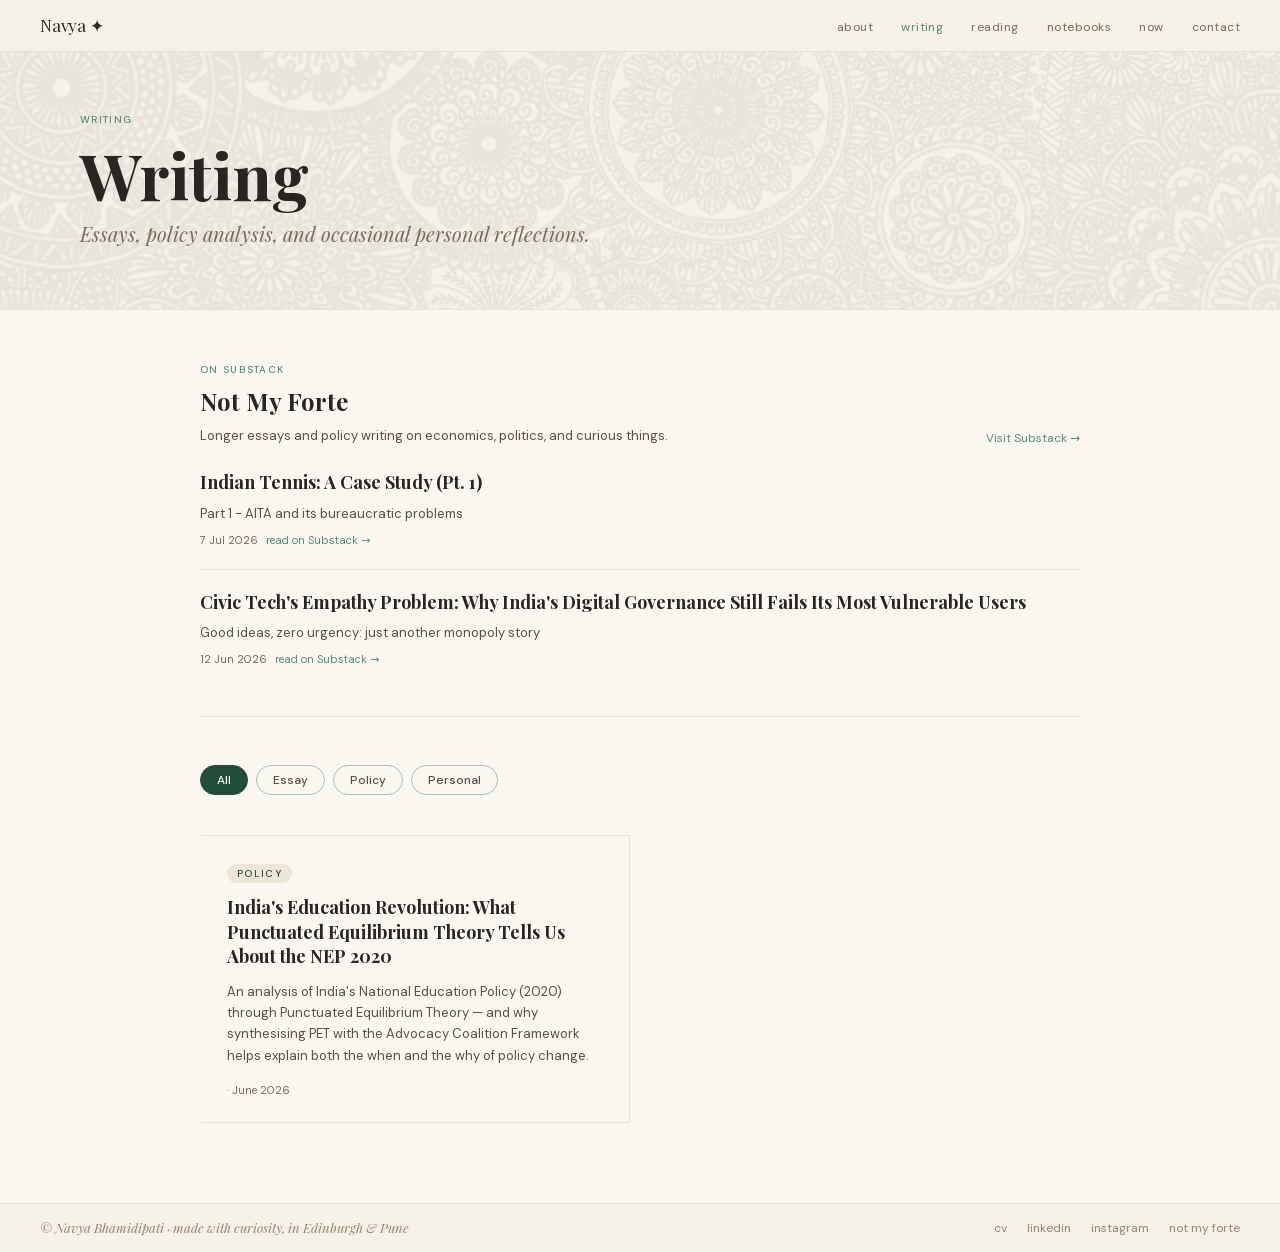
<file: writing/index.html>
<!DOCTYPE html><html lang="en" class="__variable_4b2a61 __variable_0b9930"><head><meta charSet="utf-8"/><meta name="viewport" content="width=device-width, initial-scale=1"/><link rel="preload" href="/_next/static/media/13971731025ec697-s.p.woff2" as="font" crossorigin="" type="font/woff2"/><link rel="preload" href="/_next/static/media/78d0dd042ac6d54d-s.p.woff2" as="font" crossorigin="" type="font/woff2"/><link rel="preload" href="/_next/static/media/eaead17c7dbfcd5d-s.p.woff2" as="font" crossorigin="" type="font/woff2"/><link rel="stylesheet" href="/_next/static/css/ae6fdd3cbac68ce1.css" data-precedence="next"/><link rel="preload" as="script" fetchPriority="low" href="/_next/static/chunks/webpack-55d3b0a844d4e2e8.js"/><script src="/_next/static/chunks/fd9d1056-7192ccad7d208432.js" async=""></script><script src="/_next/static/chunks/117-850e4f3316ae34fe.js" async=""></script><script src="/_next/static/chunks/main-app-a96a70b2214918fa.js" async=""></script><script src="/_next/static/chunks/448-4aa16c0d18b16bbe.js" async=""></script><script src="/_next/static/chunks/878-6f2a99e8a2fd2755.js" async=""></script><script src="/_next/static/chunks/app/writing/page-af80cdc384f45b8a.js" async=""></script><title>Writing — Navya</title><meta name="description" content="Essays and writing by Navya on economics, policy, and curious things."/><meta name="next-size-adjust"/><script src="/_next/static/chunks/polyfills-42372ed130431b0a.js" noModule=""></script></head><body><div class="min-h-screen bg-parchment"><nav class="site-nav"><noscript><style>
          @media (max-width: 639px) {
            .site-nav__toggle { display: none !important; }
            .site-nav__links {
              display: flex !important;
              flex-direction: column;
            }
          }
        </style></noscript><div class="site-nav__bar"><a class="site-nav__logo" href="/">Navya ✦</a><button type="button" class="site-nav__toggle" aria-label="Open menu" aria-controls="site-nav-links-R1jtsq" aria-expanded="false"><span class="site-nav__toggle-icon" aria-hidden="true"><svg width="18" height="14" viewBox="0 0 18 14" fill="none"><path d="M0 1h18M0 7h18M0 13h18" stroke="currentColor" stroke-width="1.5" stroke-linecap="round"></path></svg></span></button></div><ul id="site-nav-links-R1jtsq" class="site-nav__links"><li><a class="nav-link" href="/about/">about</a></li><li><a class="nav-link is-active" aria-current="page" href="/writing/">writing</a></li><li><a class="nav-link" href="/reading/">reading</a></li><li><a class="nav-link" href="/notebooks/">notebooks</a></li><li><a class="nav-link" href="/now/">now</a></li><li><a class="nav-link" href="/contact/">contact</a></li></ul></nav><section class="relative overflow-hidden border-b border-border bg-surface px-6 py-10 md:px-20 md:py-[60px]"><span aria-hidden="true" style="position:absolute;inset:0;pointer-events:none;user-select:none;z-index:0;opacity:0.05"><img alt="" loading="lazy" decoding="async" data-nimg="fill" style="position:absolute;height:100%;width:100%;left:0;top:0;right:0;bottom:0;object-fit:cover;color:transparent" src="/illustrations/mandala-texture.png"/></span><div class="relative z-[1] max-w-[560px]"><p class="mb-4 font-sans text-[10px] font-medium uppercase tracking-[0.13em] text-eucalyptus">writing</p><h1 class="mb-3 font-display text-[64px] font-bold leading-none text-ink">Writing</h1><p class="font-display text-xl italic leading-[1.5] text-muted">Essays, policy analysis, and occasional personal reflections.</p></div></section><main class="relative z-10 mx-auto max-w-[960px] px-6 py-[52px] pb-20 sm:px-10"><section class="mb-12 border-b border-border pb-12"><p class="mb-2 font-sans text-[10px] font-medium uppercase tracking-[0.13em] text-eucalyptus">on substack</p><div class="mb-6 flex flex-wrap items-end justify-between gap-3"><div><h2 class="mb-2 font-display text-2xl font-bold text-ink">Not My Forte</h2><p class="max-w-[520px] font-sans text-[13px] leading-relaxed text-soft">Longer essays and policy writing on economics, politics, and curious things.</p></div><a href="https://notmyforte.substack.com" target="_blank" rel="noopener noreferrer" class="cell-link shrink-0 font-sans text-xs text-eucalyptus no-underline">Visit Substack →</a></div><ul class="list-none space-y-5 p-0"><li class="border-t border-border pt-5 first:border-t-0 first:pt-0"><a href="https://notmyforte.substack.com/p/indian-tennis-a-case-study" target="_blank" rel="noopener noreferrer" class="group block no-underline"><h3 class="font-display text-lg font-bold leading-snug text-ink transition-colors group-hover:text-moss">Indian Tennis: A Case Study (Pt. 1)</h3><p class="mt-2 font-sans text-[13px] leading-relaxed text-soft">Part 1 - AITA and its bureaucratic problems</p><p class="mt-2 font-sans text-[11px] text-muted">7 Jul 2026<span class="ml-2 text-eucalyptus group-hover:underline">read on Substack →</span></p></a></li><li class="border-t border-border pt-5 first:border-t-0 first:pt-0"><a href="https://notmyforte.substack.com/p/civic-techs-empathy-problem-why-indias" target="_blank" rel="noopener noreferrer" class="group block no-underline"><h3 class="font-display text-lg font-bold leading-snug text-ink transition-colors group-hover:text-moss">Civic Tech&#x27;s Empathy Problem: Why India&#x27;s Digital Governance Still Fails Its Most Vulnerable Users</h3><p class="mt-2 font-sans text-[13px] leading-relaxed text-soft">Good ideas, zero urgency: just another monopoly story</p><p class="mt-2 font-sans text-[11px] text-muted">12 Jun 2026<span class="ml-2 text-eucalyptus group-hover:underline">read on Substack →</span></p></a></li></ul></section><div class="mb-10 flex flex-wrap gap-2" role="group" aria-label="Filter by category"><button type="button" aria-pressed="true" class="rounded-full px-4 py-1.5 font-sans text-xs font-medium transition-colors border border-moss bg-moss text-white">All</button><button type="button" aria-pressed="false" class="rounded-full px-4 py-1.5 font-sans text-xs font-medium transition-colors border border-sage bg-transparent text-soft hover:border-moss hover:text-moss">Essay</button><button type="button" aria-pressed="false" class="rounded-full px-4 py-1.5 font-sans text-xs font-medium transition-colors border border-sage bg-transparent text-soft hover:border-moss hover:text-moss">Policy</button><button type="button" aria-pressed="false" class="rounded-full px-4 py-1.5 font-sans text-xs font-medium transition-colors border border-sage bg-transparent text-soft hover:border-moss hover:text-moss">Personal</button></div><div class="grid grid-cols-1 gap-5 md:grid-cols-2"><article class="group rounded-sm border border-border border-l-[3px] border-l-transparent bg-parchment p-6 transition-colors hover:border-l-moss"><span class="mb-3 inline-block rounded-full px-2.5 py-0.5 font-sans text-[10px] font-medium uppercase tracking-[0.13em] bg-cream text-moss">Policy</span><h2 class="font-display text-lg font-bold leading-snug text-ink transition-colors group-hover:text-moss"><a class="no-underline" href="/writing/india-nep-2020/">India&#x27;s Education Revolution: What Punctuated Equilibrium Theory Tells Us About the NEP 2020</a></h2><p class="mt-3 font-sans text-[13px] leading-relaxed text-soft">An analysis of India&#x27;s National Education Policy (2020) through Punctuated Equilibrium Theory — and why synthesising PET with the Advocacy Coalition Framework helps explain both the when and the why of policy change.</p><p class="mt-4 font-sans text-[11px] text-muted"> · <!-- -->June 2026</p></article></div></main><footer style="background-color:#F5F0E8;border-top:1px solid #E8E0D0;padding:14px 40px;display:flex;align-items:center;justify-content:space-between;position:relative;overflow:hidden"><p style="font-family:var(--font-display);font-style:italic;font-size:13px;color:#9A8070;position:relative;z-index:1">© Navya Bhamidipati · made with curiosity, in Edinburgh &amp; Pune</p><div style="display:flex;gap:20px;position:relative;z-index:1"><a href="/resume.pdf?v=1910" target="_blank" rel="noopener noreferrer" style="font-family:var(--font-sans);font-size:12px;color:#9A8070;text-decoration:none">cv</a><a href="https://www.linkedin.com/in/navya-bhamidipati" target="_blank" rel="noopener noreferrer" style="font-family:var(--font-sans);font-size:12px;color:#9A8070;text-decoration:none">linkedin</a><a href="https://instagram.com/not.my.forte" target="_blank" rel="noopener noreferrer" style="font-family:var(--font-sans);font-size:12px;color:#9A8070;text-decoration:none">instagram</a><a href="https://notmyforte.substack.com" target="_blank" rel="noopener noreferrer" style="font-family:var(--font-sans);font-size:12px;color:#9A8070;text-decoration:none">not my forte</a></div></footer></div><script src="/_next/static/chunks/webpack-55d3b0a844d4e2e8.js" async=""></script><script>(self.__next_f=self.__next_f||[]).push([0]);self.__next_f.push([2,null])</script><script>self.__next_f.push([1,"1:HL[\"/_next/static/media/13971731025ec697-s.p.woff2\",\"font\",{\"crossOrigin\":\"\",\"type\":\"font/woff2\"}]\n2:HL[\"/_next/static/media/78d0dd042ac6d54d-s.p.woff2\",\"font\",{\"crossOrigin\":\"\",\"type\":\"font/woff2\"}]\n3:HL[\"/_next/static/media/eaead17c7dbfcd5d-s.p.woff2\",\"font\",{\"crossOrigin\":\"\",\"type\":\"font/woff2\"}]\n4:HL[\"/_next/static/css/ae6fdd3cbac68ce1.css\",\"style\"]\n"])</script><script>self.__next_f.push([1,"5:I[2846,[],\"\"]\n8:I[4707,[],\"\"]\n9:I[6423,[],\"\"]\nb:I[1060,[],\"\"]\nc:[]\n"])</script><script>self.__next_f.push([1,"0:[\"$\",\"$L5\",null,{\"buildId\":\"j2dqLuzykSIpwZbjK1Uso\",\"assetPrefix\":\"\",\"urlParts\":[\"\",\"writing\",\"\"],\"initialTree\":[\"\",{\"children\":[\"writing\",{\"children\":[\"__PAGE__\",{}]}]},\"$undefined\",\"$undefined\",true],\"initialSeedData\":[\"\",{\"children\":[\"writing\",{\"children\":[\"__PAGE__\",{},[[\"$L6\",\"$L7\",null],null],null]},[null,[\"$\",\"$L8\",null,{\"parallelRouterKey\":\"children\",\"segmentPath\":[\"children\",\"writing\",\"children\"],\"error\":\"$undefined\",\"errorStyles\":\"$undefined\",\"errorScripts\":\"$undefined\",\"template\":[\"$\",\"$L9\",null,{}],\"templateStyles\":\"$undefined\",\"templateScripts\":\"$undefined\",\"notFound\":\"$undefined\",\"notFoundStyles\":\"$undefined\"}]],null]},[[[[\"$\",\"link\",\"0\",{\"rel\":\"stylesheet\",\"href\":\"/_next/static/css/ae6fdd3cbac68ce1.css\",\"precedence\":\"next\",\"crossOrigin\":\"$undefined\"}]],[\"$\",\"html\",null,{\"lang\":\"en\",\"className\":\"__variable_4b2a61 __variable_0b9930\",\"children\":[\"$\",\"body\",null,{\"children\":[\"$\",\"$L8\",null,{\"parallelRouterKey\":\"children\",\"segmentPath\":[\"children\"],\"error\":\"$undefined\",\"errorStyles\":\"$undefined\",\"errorScripts\":\"$undefined\",\"template\":[\"$\",\"$L9\",null,{}],\"templateStyles\":\"$undefined\",\"templateScripts\":\"$undefined\",\"notFound\":[[\"$\",\"title\",null,{\"children\":\"404: This page could not be found.\"}],[\"$\",\"div\",null,{\"style\":{\"fontFamily\":\"system-ui,\\\"Segoe UI\\\",Roboto,Helvetica,Arial,sans-serif,\\\"Apple Color Emoji\\\",\\\"Segoe UI Emoji\\\"\",\"height\":\"100vh\",\"textAlign\":\"center\",\"display\":\"flex\",\"flexDirection\":\"column\",\"alignItems\":\"center\",\"justifyContent\":\"center\"},\"children\":[\"$\",\"div\",null,{\"children\":[[\"$\",\"style\",null,{\"dangerouslySetInnerHTML\":{\"__html\":\"body{color:#000;background:#fff;margin:0}.next-error-h1{border-right:1px solid rgba(0,0,0,.3)}@media (prefers-color-scheme:dark){body{color:#fff;background:#000}.next-error-h1{border-right:1px solid rgba(255,255,255,.3)}}\"}}],[\"$\",\"h1\",null,{\"className\":\"next-error-h1\",\"style\":{\"display\":\"inline-block\",\"margin\":\"0 20px 0 0\",\"padding\":\"0 23px 0 0\",\"fontSize\":24,\"fontWeight\":500,\"verticalAlign\":\"top\",\"lineHeight\":\"49px\"},\"children\":\"404\"}],[\"$\",\"div\",null,{\"style\":{\"display\":\"inline-block\"},\"children\":[\"$\",\"h2\",null,{\"style\":{\"fontSize\":14,\"fontWeight\":400,\"lineHeight\":\"49px\",\"margin\":0},\"children\":\"This page could not be found.\"}]}]]}]}]],\"notFoundStyles\":[]}]}]}]],null],null],\"couldBeIntercepted\":false,\"initialHead\":[null,\"$La\"],\"globalErrorComponent\":\"$b\",\"missingSlots\":\"$Wc\"}]\n"])</script><script>self.__next_f.push([1,"d:I[9608,[\"448\",\"static/chunks/448-4aa16c0d18b16bbe.js\",\"878\",\"static/chunks/878-6f2a99e8a2fd2755.js\",\"62\",\"static/chunks/app/writing/page-af80cdc384f45b8a.js\"],\"default\"]\ne:I[5878,[\"448\",\"static/chunks/448-4aa16c0d18b16bbe.js\",\"878\",\"static/chunks/878-6f2a99e8a2fd2755.js\",\"62\",\"static/chunks/app/writing/page-af80cdc384f45b8a.js\"],\"Image\"]\nf:I[9639,[\"448\",\"static/chunks/448-4aa16c0d18b16bbe.js\",\"878\",\"static/chunks/878-6f2a99e8a2fd2755.js\",\"62\",\"static/chunks/app/writing/page-af80cdc384f45b8a.js\"],\"default\"]\n"])</script><script>self.__next_f.push([1,"7:[\"$\",\"div\",null,{\"className\":\"min-h-screen bg-parchment\",\"children\":[[\"$\",\"$Ld\",null,{}],[\"$\",\"section\",null,{\"className\":\"relative overflow-hidden border-b border-border bg-surface px-6 py-10 md:px-20 md:py-[60px]\",\"children\":[[\"$\",\"span\",null,{\"aria-hidden\":\"true\",\"style\":{\"position\":\"absolute\",\"inset\":0,\"pointerEvents\":\"none\",\"userSelect\":\"none\",\"zIndex\":0,\"opacity\":0.05},\"children\":[\"$\",\"$Le\",null,{\"src\":\"/illustrations/mandala-texture.png\",\"alt\":\"\",\"fill\":true,\"style\":{\"objectFit\":\"cover\"}}]}],[\"$\",\"div\",null,{\"className\":\"relative z-[1] max-w-[560px]\",\"children\":[[\"$\",\"p\",null,{\"className\":\"mb-4 font-sans text-[10px] font-medium uppercase tracking-[0.13em] text-eucalyptus\",\"children\":\"writing\"}],[\"$\",\"h1\",null,{\"className\":\"mb-3 font-display text-[64px] font-bold leading-none text-ink\",\"children\":\"Writing\"}],[\"$\",\"p\",null,{\"className\":\"font-display text-xl italic leading-[1.5] text-muted\",\"children\":\"Essays, policy analysis, and occasional personal reflections.\"}]]}]]}],[\"$\",\"main\",null,{\"className\":\"relative z-10 mx-auto max-w-[960px] px-6 py-[52px] pb-20 sm:px-10\",\"children\":[[\"$\",\"section\",null,{\"className\":\"mb-12 border-b border-border pb-12\",\"children\":[[\"$\",\"p\",null,{\"className\":\"mb-2 font-sans text-[10px] font-medium uppercase tracking-[0.13em] text-eucalyptus\",\"children\":\"on substack\"}],[\"$\",\"div\",null,{\"className\":\"mb-6 flex flex-wrap items-end justify-between gap-3\",\"children\":[[\"$\",\"div\",null,{\"children\":[[\"$\",\"h2\",null,{\"className\":\"mb-2 font-display text-2xl font-bold text-ink\",\"children\":\"Not My Forte\"}],[\"$\",\"p\",null,{\"className\":\"max-w-[520px] font-sans text-[13px] leading-relaxed text-soft\",\"children\":\"Longer essays and policy writing on economics, politics, and curious things.\"}]]}],[\"$\",\"a\",null,{\"href\":\"https://notmyforte.substack.com\",\"target\":\"_blank\",\"rel\":\"noopener noreferrer\",\"className\":\"cell-link shrink-0 font-sans text-xs text-eucalyptus no-underline\",\"children\":\"Visit Substack →\"}]]}],[\"$\",\"ul\",null,{\"className\":\"list-none space-y-5 p-0\",\"children\":[[\"$\",\"li\",\"https://notmyforte.substack.com/p/indian-tennis-a-case-study\",{\"className\":\"border-t border-border pt-5 first:border-t-0 first:pt-0\",\"children\":[\"$\",\"a\",null,{\"href\":\"https://notmyforte.substack.com/p/indian-tennis-a-case-study\",\"target\":\"_blank\",\"rel\":\"noopener noreferrer\",\"className\":\"group block no-underline\",\"children\":[[\"$\",\"h3\",null,{\"className\":\"font-display text-lg font-bold leading-snug text-ink transition-colors group-hover:text-moss\",\"children\":\"Indian Tennis: A Case Study (Pt. 1)\"}],[\"$\",\"p\",null,{\"className\":\"mt-2 font-sans text-[13px] leading-relaxed text-soft\",\"children\":\"Part 1 - AITA and its bureaucratic problems\"}],[\"$\",\"p\",null,{\"className\":\"mt-2 font-sans text-[11px] text-muted\",\"children\":[\"7 Jul 2026\",[\"$\",\"span\",null,{\"className\":\"ml-2 text-eucalyptus group-hover:underline\",\"children\":\"read on Substack →\"}]]}]]}]}],[\"$\",\"li\",\"https://notmyforte.substack.com/p/civic-techs-empathy-problem-why-indias\",{\"className\":\"border-t border-border pt-5 first:border-t-0 first:pt-0\",\"children\":[\"$\",\"a\",null,{\"href\":\"https://notmyforte.substack.com/p/civic-techs-empathy-problem-why-indias\",\"target\":\"_blank\",\"rel\":\"noopener noreferrer\",\"className\":\"group block no-underline\",\"children\":[[\"$\",\"h3\",null,{\"className\":\"font-display text-lg font-bold leading-snug text-ink transition-colors group-hover:text-moss\",\"children\":\"Civic Tech's Empathy Problem: Why India's Digital Governance Still Fails Its Most Vulnerable Users\"}],[\"$\",\"p\",null,{\"className\":\"mt-2 font-sans text-[13px] leading-relaxed text-soft\",\"children\":\"Good ideas, zero urgency: just another monopoly story\"}],[\"$\",\"p\",null,{\"className\":\"mt-2 font-sans text-[11px] text-muted\",\"children\":[\"12 Jun 2026\",[\"$\",\"span\",null,{\"className\":\"ml-2 text-eucalyptus group-hover:underline\",\"children\":\"read on Substack →\"}]]}]]}]}]]}]]}],[\"$\",\"$Lf\",null,{\"articles\":[{\"title\":\"India's Education Revolution: What Punctuated Equilibrium Theory Tells Us About the NEP 2020\",\"slug\":\"india-nep-2020\",\"date\":\"2026-06-02\",\"excerpt\":\"An analysis of India's National Education Policy (2020) through Punctuated Equilibrium Theory — and why synthesising PET with the Advocacy Coalition Framework helps explain both the when and the why of policy change.\",\"category\":\"Policy\",\"readTime\":\"$undefined\",\"published\":true}]}]]}],[\"$\",\"footer\",null,{\"style\":{\"backgroundColor\":\"#F5F0E8\",\"borderTop\":\"1px solid #E8E0D0\",\"padding\":\"14px 40px\",\"display\":\"flex\",\"alignItems\":\"center\",\"justifyContent\":\"space-between\",\"position\":\"relative\",\"overflow\":\"hidden\"},\"children\":[[\"$\",\"p\",null,{\"style\":{\"fontFamily\":\"var(--font-display)\",\"fontStyle\":\"italic\",\"fontSize\":13,\"color\":\"#9A8070\",\"position\":\"relative\",\"zIndex\":1},\"children\":\"© Navya Bhamidipati · made with curiosity, in Edinburgh \u0026 Pune\"}],[\"$\",\"div\",null,{\"style\":{\"display\":\"flex\",\"gap\":20,\"position\":\"relative\",\"zIndex\":1},\"children\":[[\"$\",\"a\",\"/resume.pdf?v=1910\",{\"href\":\"/resume.pdf?v=1910\",\"target\":\"_blank\",\"rel\":\"noopener noreferrer\",\"style\":{\"fontFamily\":\"var(--font-sans)\",\"fontSize\":12,\"color\":\"#9A8070\",\"textDecoration\":\"none\"},\"children\":\"cv\"}],[\"$\",\"a\",\"https://www.linkedin.com/in/navya-bhamidipati\",{\"href\":\"https://www.linkedin.com/in/navya-bhamidipati\",\"target\":\"_blank\",\"rel\":\"noopener noreferrer\",\"style\":{\"fontFamily\":\"var(--font-sans)\",\"fontSize\":12,\"color\":\"#9A8070\",\"textDecoration\":\"none\"},\"children\":\"linkedin\"}],[\"$\",\"a\",\"https://instagram.com/not.my.forte\",{\"href\":\"https://instagram.com/not.my.forte\",\"target\":\"_blank\",\"rel\":\"noopener noreferrer\",\"style\":{\"fontFamily\":\"var(--font-sans)\",\"fontSize\":12,\"color\":\"#9A8070\",\"textDecoration\":\"none\"},\"children\":\"instagram\"}],[\"$\",\"a\",\"https://notmyforte.substack.com\",{\"href\":\"https://notmyforte.substack.com\",\"target\":\"_blank\",\"rel\":\"noopener noreferrer\",\"style\":{\"fontFamily\":\"var(--font-sans)\",\"fontSize\":12,\"color\":\"#9A8070\",\"textDecoration\":\"none\"},\"children\":\"not my forte\"}]]}]]}]]}]\n"])</script><script>self.__next_f.push([1,"a:[[\"$\",\"meta\",\"0\",{\"name\":\"viewport\",\"content\":\"width=device-width, initial-scale=1\"}],[\"$\",\"meta\",\"1\",{\"charSet\":\"utf-8\"}],[\"$\",\"title\",\"2\",{\"children\":\"Writing — Navya\"}],[\"$\",\"meta\",\"3\",{\"name\":\"description\",\"content\":\"Essays and writing by Navya on economics, policy, and curious things.\"}],[\"$\",\"meta\",\"4\",{\"name\":\"next-size-adjust\"}]]\n6:null\n"])</script></body></html>
</file>
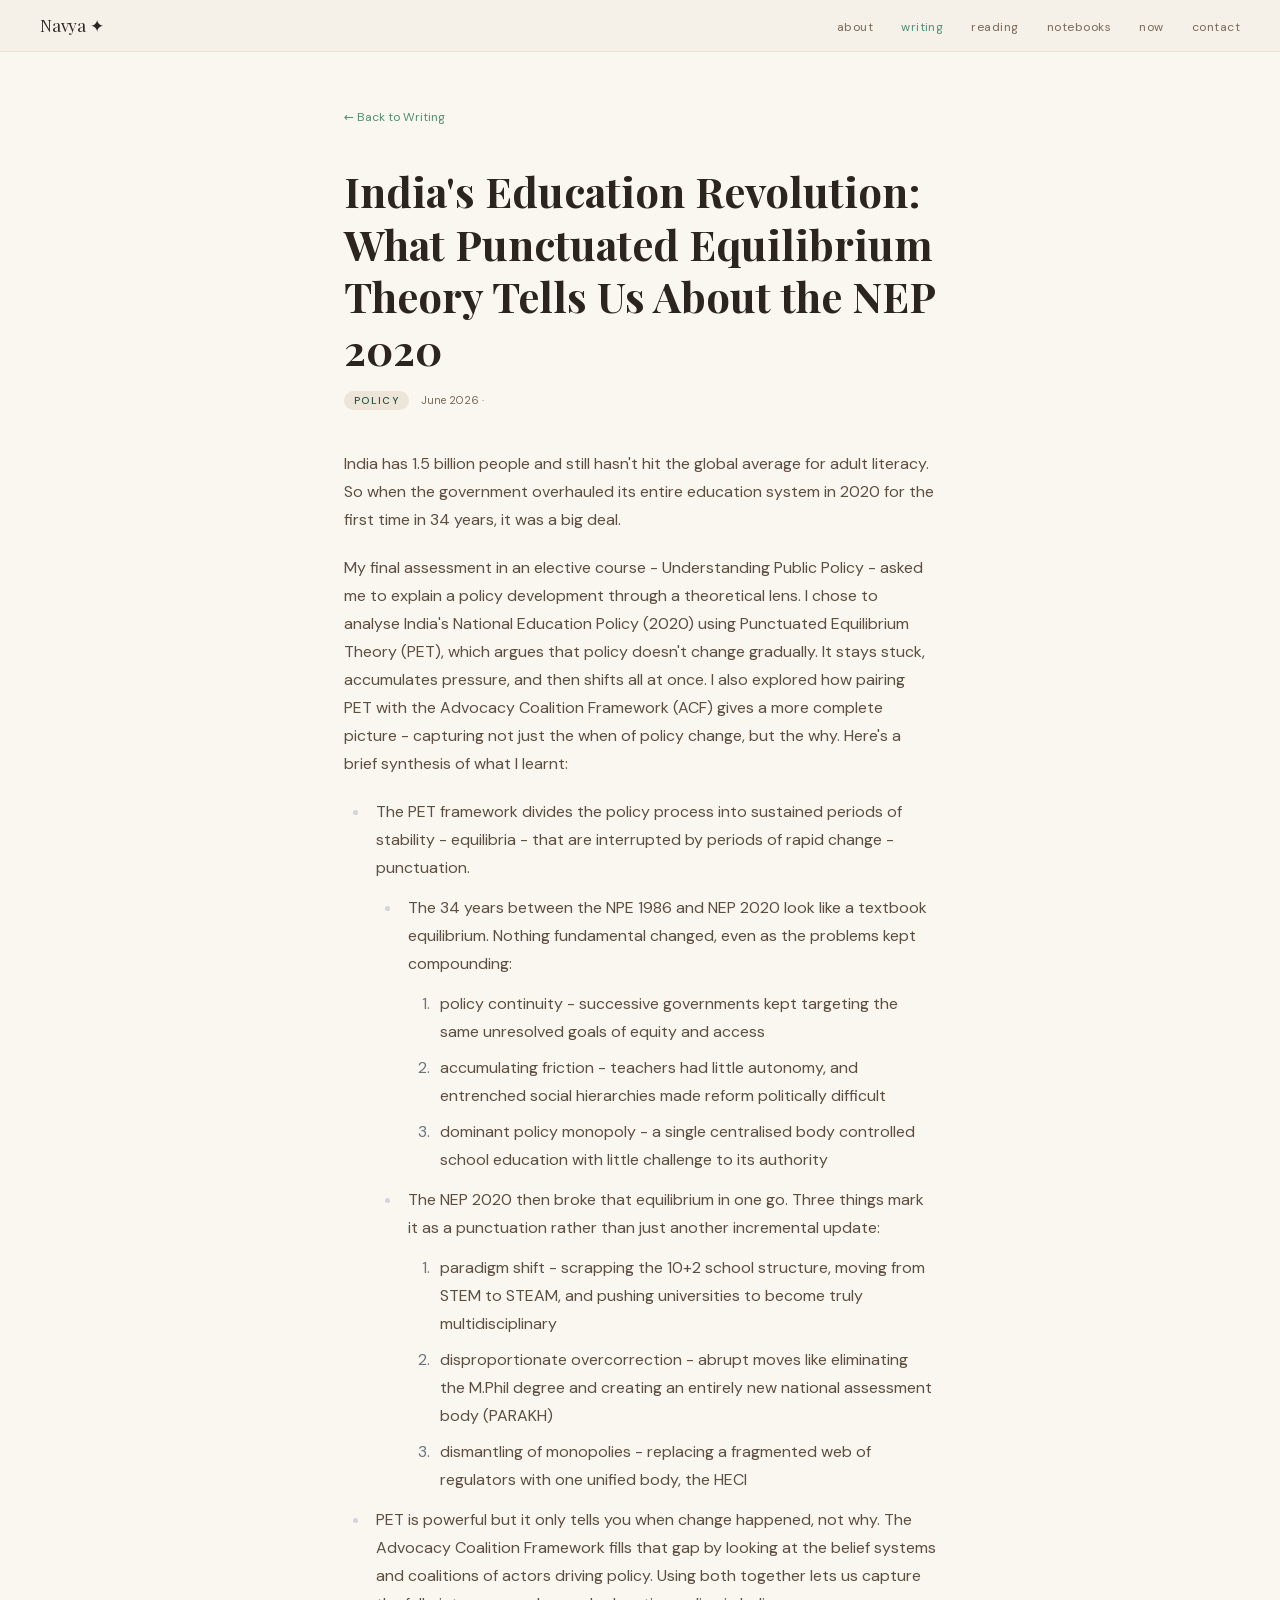
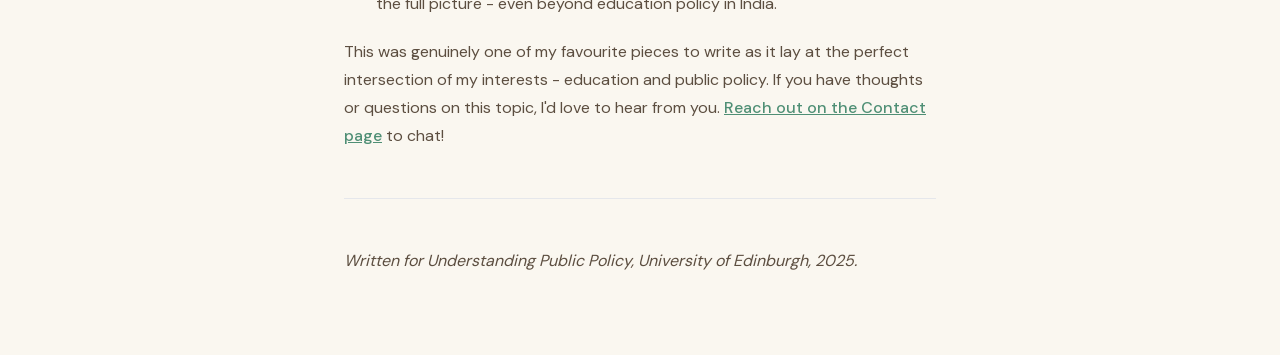
<file: writing/india-nep-2020/index.html>
<!DOCTYPE html><html lang="en" class="__variable_4b2a61 __variable_0b9930"><head><meta charSet="utf-8"/><meta name="viewport" content="width=device-width, initial-scale=1"/><link rel="preload" href="/_next/static/media/13971731025ec697-s.p.woff2" as="font" crossorigin="" type="font/woff2"/><link rel="preload" href="/_next/static/media/78d0dd042ac6d54d-s.p.woff2" as="font" crossorigin="" type="font/woff2"/><link rel="preload" href="/_next/static/media/eaead17c7dbfcd5d-s.p.woff2" as="font" crossorigin="" type="font/woff2"/><link rel="stylesheet" href="/_next/static/css/ae6fdd3cbac68ce1.css" data-precedence="next"/><link rel="preload" as="script" fetchPriority="low" href="/_next/static/chunks/webpack-55d3b0a844d4e2e8.js"/><script src="/_next/static/chunks/fd9d1056-7192ccad7d208432.js" async=""></script><script src="/_next/static/chunks/117-850e4f3316ae34fe.js" async=""></script><script src="/_next/static/chunks/main-app-a96a70b2214918fa.js" async=""></script><script src="/_next/static/chunks/448-4aa16c0d18b16bbe.js" async=""></script><script src="/_next/static/chunks/app/writing/%5Bslug%5D/page-bdc27ff7b4ae39de.js" async=""></script><title>India&#x27;s Education Revolution: What Punctuated Equilibrium Theory Tells Us About the NEP 2020 — Navya</title><meta name="description" content="An analysis of India&#x27;s National Education Policy (2020) through Punctuated Equilibrium Theory — and why synthesising PET with the Advocacy Coalition Framework helps explain both the when and the why of policy change."/><meta name="next-size-adjust"/><script src="/_next/static/chunks/polyfills-42372ed130431b0a.js" noModule=""></script></head><body><div class="relative min-h-screen overflow-hidden bg-parchment"><nav class="site-nav"><noscript><style>
          @media (max-width: 639px) {
            .site-nav__toggle { display: none !important; }
            .site-nav__links {
              display: flex !important;
              flex-direction: column;
            }
          }
        </style></noscript><div class="site-nav__bar"><a class="site-nav__logo" href="/">Navya ✦</a><button type="button" class="site-nav__toggle" aria-label="Open menu" aria-controls="site-nav-links-R1jttsq" aria-expanded="false"><span class="site-nav__toggle-icon" aria-hidden="true"><svg width="18" height="14" viewBox="0 0 18 14" fill="none"><path d="M0 1h18M0 7h18M0 13h18" stroke="currentColor" stroke-width="1.5" stroke-linecap="round"></path></svg></span></button></div><ul id="site-nav-links-R1jttsq" class="site-nav__links"><li><a class="nav-link" href="/about/">about</a></li><li><a class="nav-link is-active" aria-current="page" href="/writing/">writing</a></li><li><a class="nav-link" href="/reading/">reading</a></li><li><a class="nav-link" href="/notebooks/">notebooks</a></li><li><a class="nav-link" href="/now/">now</a></li><li><a class="nav-link" href="/contact/">contact</a></li></ul></nav><main class="relative z-10 mx-auto max-w-2xl px-6 py-[52px] pb-20 sm:px-10"><a class="cell-link mb-10 inline-block font-sans text-xs text-eucalyptus no-underline" href="/writing/">← Back to Writing</a><h1 class="font-display text-[36px] font-bold leading-tight text-ink sm:text-[42px]">India&#x27;s Education Revolution: What Punctuated Equilibrium Theory Tells Us About the NEP 2020</h1><div class="mt-4 flex flex-wrap items-center gap-3"><span class="rounded-full px-2.5 py-0.5 font-sans text-[10px] font-medium uppercase tracking-[0.13em] bg-cream text-moss">Policy</span><span class="font-sans text-[11px] text-muted">June 2026<!-- --> · </span></div><div class="prose prose-headings:font-display mt-10 max-w-none font-sans"><p>India has 1.5 billion people and still hasn&#x27;t hit the global average for adult literacy. So when the government overhauled its entire education system in 2020 for the first time in 34 years, it was a big deal.</p>
<p>My final assessment in an elective course - Understanding Public Policy - asked me to explain a policy development through a theoretical lens. I chose to analyse India&#x27;s National Education Policy (2020) using Punctuated Equilibrium Theory (PET), which argues that policy doesn&#x27;t change gradually. It stays stuck, accumulates pressure, and then shifts all at once. I also explored how pairing PET with the Advocacy Coalition Framework (ACF) gives a more complete picture - capturing not just the when of policy change, but the why. Here&#x27;s a brief synthesis of what I learnt:</p>
<ul>
<li>The PET framework divides the policy process into sustained periods of stability - equilibria - that are interrupted by periods of rapid change - punctuation.<!-- -->
<ul>
<li>The 34 years between the NPE 1986 and NEP 2020 look like a textbook equilibrium. Nothing fundamental changed, even as the problems kept compounding:<!-- -->
<ol>
<li>policy continuity - successive governments kept targeting the same unresolved goals of equity and access</li>
<li>accumulating friction - teachers had little autonomy, and entrenched social hierarchies made reform politically difficult</li>
<li>dominant policy monopoly - a single centralised body controlled school education with little challenge to its authority</li>
</ol>
</li>
<li>The NEP 2020 then broke that equilibrium in one go. Three things mark it as a punctuation rather than just another incremental update:<!-- -->
<ol>
<li>paradigm shift - scrapping the 10+2 school structure, moving from STEM to STEAM, and pushing universities to become truly multidisciplinary</li>
<li>disproportionate overcorrection - abrupt moves like eliminating the M.Phil degree and creating an entirely new national assessment body (PARAKH)</li>
<li>dismantling of monopolies - replacing a fragmented web of regulators with one unified body, the HECI</li>
</ol>
</li>
</ul>
</li>
<li>PET is powerful but it only tells you when change happened, not why. The Advocacy Coalition Framework fills that gap by looking at the belief systems and coalitions of actors driving policy. Using both together lets us capture the full picture - even beyond education policy in India.</li>
</ul>
<p>This was genuinely one of my favourite pieces to write as it lay at the perfect intersection of my interests - education and public policy. If you have thoughts or questions on this topic, I&#x27;d love to hear from you. <a href="/contact">Reach out on the Contact page</a> to chat!</p>
<hr/>
<p><em>Written for Understanding Public Policy, University of Edinburgh, 2025.</em></p></div></main></div><script src="/_next/static/chunks/webpack-55d3b0a844d4e2e8.js" async=""></script><script>(self.__next_f=self.__next_f||[]).push([0]);self.__next_f.push([2,null])</script><script>self.__next_f.push([1,"1:HL[\"/_next/static/media/13971731025ec697-s.p.woff2\",\"font\",{\"crossOrigin\":\"\",\"type\":\"font/woff2\"}]\n2:HL[\"/_next/static/media/78d0dd042ac6d54d-s.p.woff2\",\"font\",{\"crossOrigin\":\"\",\"type\":\"font/woff2\"}]\n3:HL[\"/_next/static/media/eaead17c7dbfcd5d-s.p.woff2\",\"font\",{\"crossOrigin\":\"\",\"type\":\"font/woff2\"}]\n4:HL[\"/_next/static/css/ae6fdd3cbac68ce1.css\",\"style\"]\n"])</script><script>self.__next_f.push([1,"5:I[2846,[],\"\"]\n8:I[4707,[],\"\"]\na:I[6423,[],\"\"]\nc:I[1060,[],\"\"]\n9:[\"slug\",\"india-nep-2020\",\"d\"]\nd:[]\n"])</script><script>self.__next_f.push([1,"0:[\"$\",\"$L5\",null,{\"buildId\":\"j2dqLuzykSIpwZbjK1Uso\",\"assetPrefix\":\"\",\"urlParts\":[\"\",\"writing\",\"india-nep-2020\",\"\"],\"initialTree\":[\"\",{\"children\":[\"writing\",{\"children\":[[\"slug\",\"india-nep-2020\",\"d\"],{\"children\":[\"__PAGE__?{\\\"slug\\\":\\\"india-nep-2020\\\"}\",{}]}]}]},\"$undefined\",\"$undefined\",true],\"initialSeedData\":[\"\",{\"children\":[\"writing\",{\"children\":[[\"slug\",\"india-nep-2020\",\"d\"],{\"children\":[\"__PAGE__\",{},[[\"$L6\",\"$L7\",null],null],null]},[null,[\"$\",\"$L8\",null,{\"parallelRouterKey\":\"children\",\"segmentPath\":[\"children\",\"writing\",\"children\",\"$9\",\"children\"],\"error\":\"$undefined\",\"errorStyles\":\"$undefined\",\"errorScripts\":\"$undefined\",\"template\":[\"$\",\"$La\",null,{}],\"templateStyles\":\"$undefined\",\"templateScripts\":\"$undefined\",\"notFound\":\"$undefined\",\"notFoundStyles\":\"$undefined\"}]],null]},[null,[\"$\",\"$L8\",null,{\"parallelRouterKey\":\"children\",\"segmentPath\":[\"children\",\"writing\",\"children\"],\"error\":\"$undefined\",\"errorStyles\":\"$undefined\",\"errorScripts\":\"$undefined\",\"template\":[\"$\",\"$La\",null,{}],\"templateStyles\":\"$undefined\",\"templateScripts\":\"$undefined\",\"notFound\":\"$undefined\",\"notFoundStyles\":\"$undefined\"}]],null]},[[[[\"$\",\"link\",\"0\",{\"rel\":\"stylesheet\",\"href\":\"/_next/static/css/ae6fdd3cbac68ce1.css\",\"precedence\":\"next\",\"crossOrigin\":\"$undefined\"}]],[\"$\",\"html\",null,{\"lang\":\"en\",\"className\":\"__variable_4b2a61 __variable_0b9930\",\"children\":[\"$\",\"body\",null,{\"children\":[\"$\",\"$L8\",null,{\"parallelRouterKey\":\"children\",\"segmentPath\":[\"children\"],\"error\":\"$undefined\",\"errorStyles\":\"$undefined\",\"errorScripts\":\"$undefined\",\"template\":[\"$\",\"$La\",null,{}],\"templateStyles\":\"$undefined\",\"templateScripts\":\"$undefined\",\"notFound\":[[\"$\",\"title\",null,{\"children\":\"404: This page could not be found.\"}],[\"$\",\"div\",null,{\"style\":{\"fontFamily\":\"system-ui,\\\"Segoe UI\\\",Roboto,Helvetica,Arial,sans-serif,\\\"Apple Color Emoji\\\",\\\"Segoe UI Emoji\\\"\",\"height\":\"100vh\",\"textAlign\":\"center\",\"display\":\"flex\",\"flexDirection\":\"column\",\"alignItems\":\"center\",\"justifyContent\":\"center\"},\"children\":[\"$\",\"div\",null,{\"children\":[[\"$\",\"style\",null,{\"dangerouslySetInnerHTML\":{\"__html\":\"body{color:#000;background:#fff;margin:0}.next-error-h1{border-right:1px solid rgba(0,0,0,.3)}@media (prefers-color-scheme:dark){body{color:#fff;background:#000}.next-error-h1{border-right:1px solid rgba(255,255,255,.3)}}\"}}],[\"$\",\"h1\",null,{\"className\":\"next-error-h1\",\"style\":{\"display\":\"inline-block\",\"margin\":\"0 20px 0 0\",\"padding\":\"0 23px 0 0\",\"fontSize\":24,\"fontWeight\":500,\"verticalAlign\":\"top\",\"lineHeight\":\"49px\"},\"children\":\"404\"}],[\"$\",\"div\",null,{\"style\":{\"display\":\"inline-block\"},\"children\":[\"$\",\"h2\",null,{\"style\":{\"fontSize\":14,\"fontWeight\":400,\"lineHeight\":\"49px\",\"margin\":0},\"children\":\"This page could not be found.\"}]}]]}]}]],\"notFoundStyles\":[]}]}]}]],null],null],\"couldBeIntercepted\":false,\"initialHead\":[null,\"$Lb\"],\"globalErrorComponent\":\"$c\",\"missingSlots\":\"$Wd\"}]\n"])</script><script>self.__next_f.push([1,"e:I[9608,[\"448\",\"static/chunks/448-4aa16c0d18b16bbe.js\",\"63\",\"static/chunks/app/writing/%5Bslug%5D/page-bdc27ff7b4ae39de.js\"],\"default\"]\nf:I[2972,[\"448\",\"static/chunks/448-4aa16c0d18b16bbe.js\",\"63\",\"static/chunks/app/writing/%5Bslug%5D/page-bdc27ff7b4ae39de.js\"],\"\"]\n"])</script><script>self.__next_f.push([1,"7:[\"$\",\"div\",null,{\"className\":\"relative min-h-screen overflow-hidden bg-parchment\",\"children\":[[\"$\",\"$Le\",null,{}],[\"$\",\"main\",null,{\"className\":\"relative z-10 mx-auto max-w-2xl px-6 py-[52px] pb-20 sm:px-10\",\"children\":[[\"$\",\"$Lf\",null,{\"href\":\"/writing\",\"className\":\"cell-link mb-10 inline-block font-sans text-xs text-eucalyptus no-underline\",\"children\":\"← Back to Writing\"}],[\"$\",\"h1\",null,{\"className\":\"font-display text-[36px] font-bold leading-tight text-ink sm:text-[42px]\",\"children\":\"India's Education Revolution: What Punctuated Equilibrium Theory Tells Us About the NEP 2020\"}],[\"$\",\"div\",null,{\"className\":\"mt-4 flex flex-wrap items-center gap-3\",\"children\":[[\"$\",\"span\",null,{\"className\":\"rounded-full px-2.5 py-0.5 font-sans text-[10px] font-medium uppercase tracking-[0.13em] bg-cream text-moss\",\"children\":\"Policy\"}],[\"$\",\"span\",null,{\"className\":\"font-sans text-[11px] text-muted\",\"children\":[\"June 2026\",\" · \",\"$undefined\"]}]]}],[\"$\",\"div\",null,{\"className\":\"prose prose-headings:font-display mt-10 max-w-none font-sans\",\"children\":[[\"$\",\"p\",null,{\"children\":\"India has 1.5 billion people and still hasn't hit the global average for adult literacy. So when the government overhauled its entire education system in 2020 for the first time in 34 years, it was a big deal.\"}],\"\\n\",[\"$\",\"p\",null,{\"children\":\"My final assessment in an elective course - Understanding Public Policy - asked me to explain a policy development through a theoretical lens. I chose to analyse India's National Education Policy (2020) using Punctuated Equilibrium Theory (PET), which argues that policy doesn't change gradually. It stays stuck, accumulates pressure, and then shifts all at once. I also explored how pairing PET with the Advocacy Coalition Framework (ACF) gives a more complete picture - capturing not just the when of policy change, but the why. Here's a brief synthesis of what I learnt:\"}],\"\\n\",[\"$\",\"ul\",null,{\"children\":[\"\\n\",[\"$\",\"li\",null,{\"children\":[\"The PET framework divides the policy process into sustained periods of stability - equilibria - that are interrupted by periods of rapid change - punctuation.\",\"\\n\",[\"$\",\"ul\",null,{\"children\":[\"\\n\",[\"$\",\"li\",null,{\"children\":[\"The 34 years between the NPE 1986 and NEP 2020 look like a textbook equilibrium. Nothing fundamental changed, even as the problems kept compounding:\",\"\\n\",[\"$\",\"ol\",null,{\"children\":[\"\\n\",[\"$\",\"li\",null,{\"children\":\"policy continuity - successive governments kept targeting the same unresolved goals of equity and access\"}],\"\\n\",[\"$\",\"li\",null,{\"children\":\"accumulating friction - teachers had little autonomy, and entrenched social hierarchies made reform politically difficult\"}],\"\\n\",[\"$\",\"li\",null,{\"children\":\"dominant policy monopoly - a single centralised body controlled school education with little challenge to its authority\"}],\"\\n\"]}],\"\\n\"]}],\"\\n\",[\"$\",\"li\",null,{\"children\":[\"The NEP 2020 then broke that equilibrium in one go. Three things mark it as a punctuation rather than just another incremental update:\",\"\\n\",[\"$\",\"ol\",null,{\"children\":[\"\\n\",[\"$\",\"li\",null,{\"children\":\"paradigm shift - scrapping the 10+2 school structure, moving from STEM to STEAM, and pushing universities to become truly multidisciplinary\"}],\"\\n\",[\"$\",\"li\",null,{\"children\":\"disproportionate overcorrection - abrupt moves like eliminating the M.Phil degree and creating an entirely new national assessment body (PARAKH)\"}],\"\\n\",[\"$\",\"li\",null,{\"children\":\"dismantling of monopolies - replacing a fragmented web of regulators with one unified body, the HECI\"}],\"\\n\"]}],\"\\n\"]}],\"\\n\"]}],\"\\n\"]}],\"\\n\",[\"$\",\"li\",null,{\"children\":\"PET is powerful but it only tells you when change happened, not why. The Advocacy Coalition Framework fills that gap by looking at the belief systems and coalitions of actors driving policy. Using both together lets us capture the full picture - even beyond education policy in India.\"}],\"\\n\"]}],\"\\n\",[\"$\",\"p\",null,{\"children\":[\"This was genuinely one of my favourite pieces to write as it lay at the perfect intersection of my interests - education and public policy. If you have thoughts or questions on this topic, I'd love to hear from you. \",[\"$\",\"a\",null,{\"href\":\"/contact\",\"children\":\"Reach out on the Contact page\"}],\" to chat!\"]}],\"\\n\",[\"$\",\"hr\",null,{}],\"\\n\",[\"$\",\"p\",null,{\"children\":[\"$\",\"em\",null,{\"children\":\"Written for Understanding Public Policy, University of Edinburgh, 2025.\"}]}]]}]]}]]}]\n"])</script><script>self.__next_f.push([1,"b:[[\"$\",\"meta\",\"0\",{\"name\":\"viewport\",\"content\":\"width=device-width, initial-scale=1\"}],[\"$\",\"meta\",\"1\",{\"charSet\":\"utf-8\"}],[\"$\",\"title\",\"2\",{\"children\":\"India's Education Revolution: What Punctuated Equilibrium Theory Tells Us About the NEP 2020 — Navya\"}],[\"$\",\"meta\",\"3\",{\"name\":\"description\",\"content\":\"An analysis of India's National Education Policy (2020) through Punctuated Equilibrium Theory — and why synthesising PET with the Advocacy Coalition Framework helps explain both the when and the why of policy change.\"}],[\"$\",\"meta\",\"4\",{\"name\":\"next-size-adjust\"}]]\n6:null\n"])</script></body></html>
</file>
<file: _next/static/css/ae6fdd3cbac68ce1.css>
@font-face{font-family:__Playfair_Display_4b2a61;font-style:italic;font-weight:400;font-display:swap;src:url(/_next/static/media/19150647d2c2f572-s.woff2) format("woff2");unicode-range:u+0301,u+0400-045f,u+0490-0491,u+04b0-04b1,u+2116}@font-face{font-family:__Playfair_Display_4b2a61;font-style:italic;font-weight:400;font-display:swap;src:url(/_next/static/media/000030d1699f2fb3-s.woff2) format("woff2");unicode-range:u+0102-0103,u+0110-0111,u+0128-0129,u+0168-0169,u+01a0-01a1,u+01af-01b0,u+0300-0301,u+0303-0304,u+0308-0309,u+0323,u+0329,u+1ea0-1ef9,u+20ab}@font-face{font-family:__Playfair_Display_4b2a61;font-style:italic;font-weight:400;font-display:swap;src:url(/_next/static/media/1926da171a0ba1a5-s.woff2) format("woff2");unicode-range:u+0100-02ba,u+02bd-02c5,u+02c7-02cc,u+02ce-02d7,u+02dd-02ff,u+0304,u+0308,u+0329,u+1d00-1dbf,u+1e00-1e9f,u+1ef2-1eff,u+2020,u+20a0-20ab,u+20ad-20c4,u+2113,u+2c60-2c7f,u+a720-a7ff}@font-face{font-family:__Playfair_Display_4b2a61;font-style:italic;font-weight:400;font-display:swap;src:url(/_next/static/media/78d0dd042ac6d54d-s.p.woff2) format("woff2");unicode-range:u+00??,u+0131,u+0152-0153,u+02bb-02bc,u+02c6,u+02da,u+02dc,u+0304,u+0308,u+0329,u+2000-206f,u+20ac,u+2122,u+2191,u+2193,u+2212,u+2215,u+feff,u+fffd}@font-face{font-family:__Playfair_Display_4b2a61;font-style:italic;font-weight:700;font-display:swap;src:url(/_next/static/media/19150647d2c2f572-s.woff2) format("woff2");unicode-range:u+0301,u+0400-045f,u+0490-0491,u+04b0-04b1,u+2116}@font-face{font-family:__Playfair_Display_4b2a61;font-style:italic;font-weight:700;font-display:swap;src:url(/_next/static/media/000030d1699f2fb3-s.woff2) format("woff2");unicode-range:u+0102-0103,u+0110-0111,u+0128-0129,u+0168-0169,u+01a0-01a1,u+01af-01b0,u+0300-0301,u+0303-0304,u+0308-0309,u+0323,u+0329,u+1ea0-1ef9,u+20ab}@font-face{font-family:__Playfair_Display_4b2a61;font-style:italic;font-weight:700;font-display:swap;src:url(/_next/static/media/1926da171a0ba1a5-s.woff2) format("woff2");unicode-range:u+0100-02ba,u+02bd-02c5,u+02c7-02cc,u+02ce-02d7,u+02dd-02ff,u+0304,u+0308,u+0329,u+1d00-1dbf,u+1e00-1e9f,u+1ef2-1eff,u+2020,u+20a0-20ab,u+20ad-20c4,u+2113,u+2c60-2c7f,u+a720-a7ff}@font-face{font-family:__Playfair_Display_4b2a61;font-style:italic;font-weight:700;font-display:swap;src:url(/_next/static/media/78d0dd042ac6d54d-s.p.woff2) format("woff2");unicode-range:u+00??,u+0131,u+0152-0153,u+02bb-02bc,u+02c6,u+02da,u+02dc,u+0304,u+0308,u+0329,u+2000-206f,u+20ac,u+2122,u+2191,u+2193,u+2212,u+2215,u+feff,u+fffd}@font-face{font-family:__Playfair_Display_4b2a61;font-style:normal;font-weight:400;font-display:swap;src:url(/_next/static/media/47f136985ef5b5cb-s.woff2) format("woff2");unicode-range:u+0301,u+0400-045f,u+0490-0491,u+04b0-04b1,u+2116}@font-face{font-family:__Playfair_Display_4b2a61;font-style:normal;font-weight:400;font-display:swap;src:url(/_next/static/media/4ead58c4dcc3f285-s.woff2) format("woff2");unicode-range:u+0102-0103,u+0110-0111,u+0128-0129,u+0168-0169,u+01a0-01a1,u+01af-01b0,u+0300-0301,u+0303-0304,u+0308-0309,u+0323,u+0329,u+1ea0-1ef9,u+20ab}@font-face{font-family:__Playfair_Display_4b2a61;font-style:normal;font-weight:400;font-display:swap;src:url(/_next/static/media/28a2004cf8372660-s.woff2) format("woff2");unicode-range:u+0100-02ba,u+02bd-02c5,u+02c7-02cc,u+02ce-02d7,u+02dd-02ff,u+0304,u+0308,u+0329,u+1d00-1dbf,u+1e00-1e9f,u+1ef2-1eff,u+2020,u+20a0-20ab,u+20ad-20c4,u+2113,u+2c60-2c7f,u+a720-a7ff}@font-face{font-family:__Playfair_Display_4b2a61;font-style:normal;font-weight:400;font-display:swap;src:url(/_next/static/media/eaead17c7dbfcd5d-s.p.woff2) format("woff2");unicode-range:u+00??,u+0131,u+0152-0153,u+02bb-02bc,u+02c6,u+02da,u+02dc,u+0304,u+0308,u+0329,u+2000-206f,u+20ac,u+2122,u+2191,u+2193,u+2212,u+2215,u+feff,u+fffd}@font-face{font-family:__Playfair_Display_4b2a61;font-style:normal;font-weight:700;font-display:swap;src:url(/_next/static/media/47f136985ef5b5cb-s.woff2) format("woff2");unicode-range:u+0301,u+0400-045f,u+0490-0491,u+04b0-04b1,u+2116}@font-face{font-family:__Playfair_Display_4b2a61;font-style:normal;font-weight:700;font-display:swap;src:url(/_next/static/media/4ead58c4dcc3f285-s.woff2) format("woff2");unicode-range:u+0102-0103,u+0110-0111,u+0128-0129,u+0168-0169,u+01a0-01a1,u+01af-01b0,u+0300-0301,u+0303-0304,u+0308-0309,u+0323,u+0329,u+1ea0-1ef9,u+20ab}@font-face{font-family:__Playfair_Display_4b2a61;font-style:normal;font-weight:700;font-display:swap;src:url(/_next/static/media/28a2004cf8372660-s.woff2) format("woff2");unicode-range:u+0100-02ba,u+02bd-02c5,u+02c7-02cc,u+02ce-02d7,u+02dd-02ff,u+0304,u+0308,u+0329,u+1d00-1dbf,u+1e00-1e9f,u+1ef2-1eff,u+2020,u+20a0-20ab,u+20ad-20c4,u+2113,u+2c60-2c7f,u+a720-a7ff}@font-face{font-family:__Playfair_Display_4b2a61;font-style:normal;font-weight:700;font-display:swap;src:url(/_next/static/media/eaead17c7dbfcd5d-s.p.woff2) format("woff2");unicode-range:u+00??,u+0131,u+0152-0153,u+02bb-02bc,u+02c6,u+02da,u+02dc,u+0304,u+0308,u+0329,u+2000-206f,u+20ac,u+2122,u+2191,u+2193,u+2212,u+2215,u+feff,u+fffd}@font-face{font-family:__Playfair_Display_Fallback_4b2a61;src:local("Times New Roman");ascent-override:97.25%;descent-override:22.56%;line-gap-override:0.00%;size-adjust:111.26%}.__className_4b2a61{font-family:__Playfair_Display_4b2a61,__Playfair_Display_Fallback_4b2a61}.__variable_4b2a61{--font-display:"__Playfair_Display_4b2a61","__Playfair_Display_Fallback_4b2a61"}@font-face{font-family:__DM_Sans_0b9930;font-style:normal;font-weight:300;font-display:swap;src:url(/_next/static/media/7ab938503e4547a1-s.woff2) format("woff2");unicode-range:u+0100-02ba,u+02bd-02c5,u+02c7-02cc,u+02ce-02d7,u+02dd-02ff,u+0304,u+0308,u+0329,u+1d00-1dbf,u+1e00-1e9f,u+1ef2-1eff,u+2020,u+20a0-20ab,u+20ad-20c4,u+2113,u+2c60-2c7f,u+a720-a7ff}@font-face{font-family:__DM_Sans_0b9930;font-style:normal;font-weight:300;font-display:swap;src:url(/_next/static/media/13971731025ec697-s.p.woff2) format("woff2");unicode-range:u+00??,u+0131,u+0152-0153,u+02bb-02bc,u+02c6,u+02da,u+02dc,u+0304,u+0308,u+0329,u+2000-206f,u+20ac,u+2122,u+2191,u+2193,u+2212,u+2215,u+feff,u+fffd}@font-face{font-family:__DM_Sans_0b9930;font-style:normal;font-weight:400;font-display:swap;src:url(/_next/static/media/7ab938503e4547a1-s.woff2) format("woff2");unicode-range:u+0100-02ba,u+02bd-02c5,u+02c7-02cc,u+02ce-02d7,u+02dd-02ff,u+0304,u+0308,u+0329,u+1d00-1dbf,u+1e00-1e9f,u+1ef2-1eff,u+2020,u+20a0-20ab,u+20ad-20c4,u+2113,u+2c60-2c7f,u+a720-a7ff}@font-face{font-family:__DM_Sans_0b9930;font-style:normal;font-weight:400;font-display:swap;src:url(/_next/static/media/13971731025ec697-s.p.woff2) format("woff2");unicode-range:u+00??,u+0131,u+0152-0153,u+02bb-02bc,u+02c6,u+02da,u+02dc,u+0304,u+0308,u+0329,u+2000-206f,u+20ac,u+2122,u+2191,u+2193,u+2212,u+2215,u+feff,u+fffd}@font-face{font-family:__DM_Sans_0b9930;font-style:normal;font-weight:500;font-display:swap;src:url(/_next/static/media/7ab938503e4547a1-s.woff2) format("woff2");unicode-range:u+0100-02ba,u+02bd-02c5,u+02c7-02cc,u+02ce-02d7,u+02dd-02ff,u+0304,u+0308,u+0329,u+1d00-1dbf,u+1e00-1e9f,u+1ef2-1eff,u+2020,u+20a0-20ab,u+20ad-20c4,u+2113,u+2c60-2c7f,u+a720-a7ff}@font-face{font-family:__DM_Sans_0b9930;font-style:normal;font-weight:500;font-display:swap;src:url(/_next/static/media/13971731025ec697-s.p.woff2) format("woff2");unicode-range:u+00??,u+0131,u+0152-0153,u+02bb-02bc,u+02c6,u+02da,u+02dc,u+0304,u+0308,u+0329,u+2000-206f,u+20ac,u+2122,u+2191,u+2193,u+2212,u+2215,u+feff,u+fffd}@font-face{font-family:__DM_Sans_Fallback_0b9930;src:local("Arial");ascent-override:94.90%;descent-override:29.66%;line-gap-override:0.00%;size-adjust:104.53%}.__className_0b9930{font-family:__DM_Sans_0b9930,__DM_Sans_Fallback_0b9930;font-style:normal}.__variable_0b9930{--font-sans:"__DM_Sans_0b9930","__DM_Sans_Fallback_0b9930"}*,:after,:before{--tw-border-spacing-x:0;--tw-border-spacing-y:0;--tw-translate-x:0;--tw-translate-y:0;--tw-rotate:0;--tw-skew-x:0;--tw-skew-y:0;--tw-scale-x:1;--tw-scale-y:1;--tw-pan-x: ;--tw-pan-y: ;--tw-pinch-zoom: ;--tw-scroll-snap-strictness:proximity;--tw-gradient-from-position: ;--tw-gradient-via-position: ;--tw-gradient-to-position: ;--tw-ordinal: ;--tw-slashed-zero: ;--tw-numeric-figure: ;--tw-numeric-spacing: ;--tw-numeric-fraction: ;--tw-ring-inset: ;--tw-ring-offset-width:0px;--tw-ring-offset-color:#fff;--tw-ring-color:rgba(59,130,246,.5);--tw-ring-offset-shadow:0 0 #0000;--tw-ring-shadow:0 0 #0000;--tw-shadow:0 0 #0000;--tw-shadow-colored:0 0 #0000;--tw-blur: ;--tw-brightness: ;--tw-contrast: ;--tw-grayscale: ;--tw-hue-rotate: ;--tw-invert: ;--tw-saturate: ;--tw-sepia: ;--tw-drop-shadow: ;--tw-backdrop-blur: ;--tw-backdrop-brightness: ;--tw-backdrop-contrast: ;--tw-backdrop-grayscale: ;--tw-backdrop-hue-rotate: ;--tw-backdrop-invert: ;--tw-backdrop-opacity: ;--tw-backdrop-saturate: ;--tw-backdrop-sepia: ;--tw-contain-size: ;--tw-contain-layout: ;--tw-contain-paint: ;--tw-contain-style: }::backdrop{--tw-border-spacing-x:0;--tw-border-spacing-y:0;--tw-translate-x:0;--tw-translate-y:0;--tw-rotate:0;--tw-skew-x:0;--tw-skew-y:0;--tw-scale-x:1;--tw-scale-y:1;--tw-pan-x: ;--tw-pan-y: ;--tw-pinch-zoom: ;--tw-scroll-snap-strictness:proximity;--tw-gradient-from-position: ;--tw-gradient-via-position: ;--tw-gradient-to-position: ;--tw-ordinal: ;--tw-slashed-zero: ;--tw-numeric-figure: ;--tw-numeric-spacing: ;--tw-numeric-fraction: ;--tw-ring-inset: ;--tw-ring-offset-width:0px;--tw-ring-offset-color:#fff;--tw-ring-color:rgba(59,130,246,.5);--tw-ring-offset-shadow:0 0 #0000;--tw-ring-shadow:0 0 #0000;--tw-shadow:0 0 #0000;--tw-shadow-colored:0 0 #0000;--tw-blur: ;--tw-brightness: ;--tw-contrast: ;--tw-grayscale: ;--tw-hue-rotate: ;--tw-invert: ;--tw-saturate: ;--tw-sepia: ;--tw-drop-shadow: ;--tw-backdrop-blur: ;--tw-backdrop-brightness: ;--tw-backdrop-contrast: ;--tw-backdrop-grayscale: ;--tw-backdrop-hue-rotate: ;--tw-backdrop-invert: ;--tw-backdrop-opacity: ;--tw-backdrop-saturate: ;--tw-backdrop-sepia: ;--tw-contain-size: ;--tw-contain-layout: ;--tw-contain-paint: ;--tw-contain-style: }/*
! tailwindcss v3.4.19 | MIT License | https://tailwindcss.com
*/*,:after,:before{border:0 solid #e5e7eb}:after,:before{--tw-content:""}:host,html{line-height:1.5;-webkit-text-size-adjust:100%;-moz-tab-size:4;-o-tab-size:4;tab-size:4;font-family:var(--font-sans),system-ui,sans-serif;font-feature-settings:normal;font-variation-settings:normal;-webkit-tap-highlight-color:transparent}body{margin:0;line-height:inherit}hr{height:0;color:inherit;border-top-width:1px}abbr:where([title]){-webkit-text-decoration:underline dotted;text-decoration:underline dotted}h1,h2,h3,h4,h5,h6{font-size:inherit;font-weight:inherit}a{color:inherit;text-decoration:inherit}b,strong{font-weight:bolder}code,kbd,pre,samp{font-family:ui-monospace,SFMono-Regular,Menlo,Monaco,Consolas,Liberation Mono,Courier New,monospace;font-feature-settings:normal;font-variation-settings:normal;font-size:1em}small{font-size:80%}sub,sup{font-size:75%;line-height:0;position:relative;vertical-align:baseline}sub{bottom:-.25em}sup{top:-.5em}table{text-indent:0;border-color:inherit;border-collapse:collapse}button,input,optgroup,select,textarea{font-family:inherit;font-feature-settings:inherit;font-variation-settings:inherit;font-size:100%;font-weight:inherit;line-height:inherit;letter-spacing:inherit;color:inherit;margin:0;padding:0}button,select{text-transform:none}button,input:where([type=button]),input:where([type=reset]),input:where([type=submit]){-webkit-appearance:button;background-color:transparent;background-image:none}:-moz-focusring{outline:auto}:-moz-ui-invalid{box-shadow:none}progress{vertical-align:baseline}::-webkit-inner-spin-button,::-webkit-outer-spin-button{height:auto}[type=search]{-webkit-appearance:textfield;outline-offset:-2px}::-webkit-search-decoration{-webkit-appearance:none}::-webkit-file-upload-button{-webkit-appearance:button;font:inherit}summary{display:list-item}blockquote,dd,dl,figure,h1,h2,h3,h4,h5,h6,hr,p,pre{margin:0}fieldset{margin:0}fieldset,legend{padding:0}menu,ol,ul{list-style:none;margin:0;padding:0}dialog{padding:0}textarea{resize:vertical}input::-moz-placeholder,textarea::-moz-placeholder{opacity:1;color:#9ca3af}input::placeholder,textarea::placeholder{opacity:1;color:#9ca3af}[role=button],button{cursor:pointer}:disabled{cursor:default}audio,canvas,embed,iframe,img,object,svg,video{display:block;vertical-align:middle}img,video{max-width:100%;height:auto}[hidden]:where(:not([hidden=until-found])){display:none}.prose{color:#5c4e40;max-width:none}.prose :where(p):not(:where([class~=not-prose],[class~=not-prose] *)){margin-top:1.25em;margin-bottom:1.25em}.prose :where([class~=lead]):not(:where([class~=not-prose],[class~=not-prose] *)){color:var(--tw-prose-lead);font-size:1.25em;line-height:1.6;margin-top:1.2em;margin-bottom:1.2em}.prose :where(a):not(:where([class~=not-prose],[class~=not-prose] *)){color:var(--tw-prose-links);text-decoration:underline;font-weight:500}.prose :where(strong):not(:where([class~=not-prose],[class~=not-prose] *)){color:var(--tw-prose-bold);font-weight:600}.prose :where(a strong):not(:where([class~=not-prose],[class~=not-prose] *)){color:inherit}.prose :where(blockquote strong):not(:where([class~=not-prose],[class~=not-prose] *)){color:inherit}.prose :where(thead th strong):not(:where([class~=not-prose],[class~=not-prose] *)){color:inherit}.prose :where(ol):not(:where([class~=not-prose],[class~=not-prose] *)){list-style-type:decimal;margin-top:1.25em;margin-bottom:1.25em;padding-inline-start:1.625em}.prose :where(ol[type=A]):not(:where([class~=not-prose],[class~=not-prose] *)){list-style-type:upper-alpha}.prose :where(ol[type=a]):not(:where([class~=not-prose],[class~=not-prose] *)){list-style-type:lower-alpha}.prose :where(ol[type=A s]):not(:where([class~=not-prose],[class~=not-prose] *)){list-style-type:upper-alpha}.prose :where(ol[type=a s]):not(:where([class~=not-prose],[class~=not-prose] *)){list-style-type:lower-alpha}.prose :where(ol[type=I]):not(:where([class~=not-prose],[class~=not-prose] *)){list-style-type:upper-roman}.prose :where(ol[type=i]):not(:where([class~=not-prose],[class~=not-prose] *)){list-style-type:lower-roman}.prose :where(ol[type=I s]):not(:where([class~=not-prose],[class~=not-prose] *)){list-style-type:upper-roman}.prose :where(ol[type=i s]):not(:where([class~=not-prose],[class~=not-prose] *)){list-style-type:lower-roman}.prose :where(ol[type="1"]):not(:where([class~=not-prose],[class~=not-prose] *)){list-style-type:decimal}.prose :where(ul):not(:where([class~=not-prose],[class~=not-prose] *)){list-style-type:disc;margin-top:1.25em;margin-bottom:1.25em;padding-inline-start:1.625em}.prose :where(ol>li):not(:where([class~=not-prose],[class~=not-prose] *))::marker{font-weight:400;color:var(--tw-prose-counters)}.prose :where(ul>li):not(:where([class~=not-prose],[class~=not-prose] *))::marker{color:var(--tw-prose-bullets)}.prose :where(dt):not(:where([class~=not-prose],[class~=not-prose] *)){color:var(--tw-prose-headings);font-weight:600;margin-top:1.25em}.prose :where(hr):not(:where([class~=not-prose],[class~=not-prose] *)){border-color:var(--tw-prose-hr);border-top-width:1px;margin-top:3em;margin-bottom:3em}.prose :where(blockquote):not(:where([class~=not-prose],[class~=not-prose] *)){font-weight:500;font-style:italic;color:var(--tw-prose-quotes);border-inline-start-width:.25rem;border-inline-start-color:var(--tw-prose-quote-borders);quotes:"\201C""\201D""\2018""\2019";margin-top:1.6em;margin-bottom:1.6em;padding-inline-start:1em}.prose :where(blockquote p:first-of-type):not(:where([class~=not-prose],[class~=not-prose] *)):before{content:open-quote}.prose :where(blockquote p:last-of-type):not(:where([class~=not-prose],[class~=not-prose] *)):after{content:close-quote}.prose :where(h1):not(:where([class~=not-prose],[class~=not-prose] *)){color:var(--tw-prose-headings);font-weight:800;font-size:2.25em;margin-top:0;margin-bottom:.8888889em;line-height:1.1111111}.prose :where(h1 strong):not(:where([class~=not-prose],[class~=not-prose] *)){font-weight:900;color:inherit}.prose :where(h2):not(:where([class~=not-prose],[class~=not-prose] *)){color:var(--tw-prose-headings);font-weight:700;font-size:1.5em;margin-top:2em;margin-bottom:1em;line-height:1.3333333}.prose :where(h2 strong):not(:where([class~=not-prose],[class~=not-prose] *)){font-weight:800;color:inherit}.prose :where(h3):not(:where([class~=not-prose],[class~=not-prose] *)){color:var(--tw-prose-headings);font-weight:600;font-size:1.25em;margin-top:1.6em;margin-bottom:.6em;line-height:1.6}.prose :where(h3 strong):not(:where([class~=not-prose],[class~=not-prose] *)){font-weight:700;color:inherit}.prose :where(h4):not(:where([class~=not-prose],[class~=not-prose] *)){color:var(--tw-prose-headings);font-weight:600;margin-top:1.5em;margin-bottom:.5em;line-height:1.5}.prose :where(h4 strong):not(:where([class~=not-prose],[class~=not-prose] *)){font-weight:700;color:inherit}.prose :where(img):not(:where([class~=not-prose],[class~=not-prose] *)){margin-top:2em;margin-bottom:2em}.prose :where(picture):not(:where([class~=not-prose],[class~=not-prose] *)){display:block;margin-top:2em;margin-bottom:2em}.prose :where(video):not(:where([class~=not-prose],[class~=not-prose] *)){margin-top:2em;margin-bottom:2em}.prose :where(kbd):not(:where([class~=not-prose],[class~=not-prose] *)){font-weight:500;font-family:inherit;color:var(--tw-prose-kbd);box-shadow:0 0 0 1px var(--tw-prose-kbd-shadows),0 3px 0 var(--tw-prose-kbd-shadows);font-size:.875em;border-radius:.3125rem;padding-top:.1875em;padding-inline-end:.375em;padding-bottom:.1875em;padding-inline-start:.375em}.prose :where(code):not(:where([class~=not-prose],[class~=not-prose] *)){color:var(--tw-prose-code);font-weight:600;font-size:.875em}.prose :where(code):not(:where([class~=not-prose],[class~=not-prose] *)):before{content:"`"}.prose :where(code):not(:where([class~=not-prose],[class~=not-prose] *)):after{content:"`"}.prose :where(a code):not(:where([class~=not-prose],[class~=not-prose] *)){color:inherit}.prose :where(h1 code):not(:where([class~=not-prose],[class~=not-prose] *)){color:inherit}.prose :where(h2 code):not(:where([class~=not-prose],[class~=not-prose] *)){color:inherit;font-size:.875em}.prose :where(h3 code):not(:where([class~=not-prose],[class~=not-prose] *)){color:inherit;font-size:.9em}.prose :where(h4 code):not(:where([class~=not-prose],[class~=not-prose] *)){color:inherit}.prose :where(blockquote code):not(:where([class~=not-prose],[class~=not-prose] *)){color:inherit}.prose :where(thead th code):not(:where([class~=not-prose],[class~=not-prose] *)){color:inherit}.prose :where(pre):not(:where([class~=not-prose],[class~=not-prose] *)){color:var(--tw-prose-pre-code);background-color:var(--tw-prose-pre-bg);overflow-x:auto;font-weight:400;font-size:.875em;line-height:1.7142857;margin-top:1.7142857em;margin-bottom:1.7142857em;border-radius:.375rem;padding-top:.8571429em;padding-inline-end:1.1428571em;padding-bottom:.8571429em;padding-inline-start:1.1428571em}.prose :where(pre code):not(:where([class~=not-prose],[class~=not-prose] *)){background-color:transparent;border-width:0;border-radius:0;padding:0;font-weight:inherit;color:inherit;font-size:inherit;font-family:inherit;line-height:inherit}.prose :where(pre code):not(:where([class~=not-prose],[class~=not-prose] *)):before{content:none}.prose :where(pre code):not(:where([class~=not-prose],[class~=not-prose] *)):after{content:none}.prose :where(table):not(:where([class~=not-prose],[class~=not-prose] *)){width:100%;table-layout:auto;margin-top:2em;margin-bottom:2em;font-size:.875em;line-height:1.7142857}.prose :where(thead):not(:where([class~=not-prose],[class~=not-prose] *)){border-bottom-width:1px;border-bottom-color:var(--tw-prose-th-borders)}.prose :where(thead th):not(:where([class~=not-prose],[class~=not-prose] *)){color:var(--tw-prose-headings);font-weight:600;vertical-align:bottom;padding-inline-end:.5714286em;padding-bottom:.5714286em;padding-inline-start:.5714286em}.prose :where(tbody tr):not(:where([class~=not-prose],[class~=not-prose] *)){border-bottom-width:1px;border-bottom-color:var(--tw-prose-td-borders)}.prose :where(tbody tr:last-child):not(:where([class~=not-prose],[class~=not-prose] *)){border-bottom-width:0}.prose :where(tbody td):not(:where([class~=not-prose],[class~=not-prose] *)){vertical-align:baseline}.prose :where(tfoot):not(:where([class~=not-prose],[class~=not-prose] *)){border-top-width:1px;border-top-color:var(--tw-prose-th-borders)}.prose :where(tfoot td):not(:where([class~=not-prose],[class~=not-prose] *)){vertical-align:top}.prose :where(th,td):not(:where([class~=not-prose],[class~=not-prose] *)){text-align:start}.prose :where(figure>*):not(:where([class~=not-prose],[class~=not-prose] *)){margin-top:0;margin-bottom:0}.prose :where(figcaption):not(:where([class~=not-prose],[class~=not-prose] *)){color:var(--tw-prose-captions);font-size:.875em;line-height:1.4285714;margin-top:.8571429em}.prose{--tw-prose-body:#374151;--tw-prose-headings:#2c2420;--tw-prose-lead:#4b5563;--tw-prose-links:#4f8f75;--tw-prose-bold:#2c2420;--tw-prose-counters:#6b7280;--tw-prose-bullets:#d1d5db;--tw-prose-hr:#e5e7eb;--tw-prose-quotes:#111827;--tw-prose-quote-borders:#e5e7eb;--tw-prose-captions:#6b7280;--tw-prose-kbd:#111827;--tw-prose-kbd-shadows:rgba(17,24,39,.1);--tw-prose-code:#111827;--tw-prose-pre-code:#e5e7eb;--tw-prose-pre-bg:#1f2937;--tw-prose-th-borders:#d1d5db;--tw-prose-td-borders:#e5e7eb;--tw-prose-invert-body:#d1d5db;--tw-prose-invert-headings:#fff;--tw-prose-invert-lead:#9ca3af;--tw-prose-invert-links:#fff;--tw-prose-invert-bold:#fff;--tw-prose-invert-counters:#9ca3af;--tw-prose-invert-bullets:#4b5563;--tw-prose-invert-hr:#374151;--tw-prose-invert-quotes:#f3f4f6;--tw-prose-invert-quote-borders:#374151;--tw-prose-invert-captions:#9ca3af;--tw-prose-invert-kbd:#fff;--tw-prose-invert-kbd-shadows:hsla(0,0%,100%,.1);--tw-prose-invert-code:#fff;--tw-prose-invert-pre-code:#d1d5db;--tw-prose-invert-pre-bg:rgba(0,0,0,.5);--tw-prose-invert-th-borders:#4b5563;--tw-prose-invert-td-borders:#374151;font-size:1rem;line-height:1.75}.prose :where(picture>img):not(:where([class~=not-prose],[class~=not-prose] *)){margin-top:0;margin-bottom:0}.prose :where(li):not(:where([class~=not-prose],[class~=not-prose] *)){margin-top:.5em;margin-bottom:.5em}.prose :where(ol>li):not(:where([class~=not-prose],[class~=not-prose] *)){padding-inline-start:.375em}.prose :where(ul>li):not(:where([class~=not-prose],[class~=not-prose] *)){padding-inline-start:.375em}.prose :where(.prose>ul>li p):not(:where([class~=not-prose],[class~=not-prose] *)){margin-top:.75em;margin-bottom:.75em}.prose :where(.prose>ul>li>p:first-child):not(:where([class~=not-prose],[class~=not-prose] *)){margin-top:1.25em}.prose :where(.prose>ul>li>p:last-child):not(:where([class~=not-prose],[class~=not-prose] *)){margin-bottom:1.25em}.prose :where(.prose>ol>li>p:first-child):not(:where([class~=not-prose],[class~=not-prose] *)){margin-top:1.25em}.prose :where(.prose>ol>li>p:last-child):not(:where([class~=not-prose],[class~=not-prose] *)){margin-bottom:1.25em}.prose :where(ul ul,ul ol,ol ul,ol ol):not(:where([class~=not-prose],[class~=not-prose] *)){margin-top:.75em;margin-bottom:.75em}.prose :where(dl):not(:where([class~=not-prose],[class~=not-prose] *)){margin-top:1.25em;margin-bottom:1.25em}.prose :where(dd):not(:where([class~=not-prose],[class~=not-prose] *)){margin-top:.5em;padding-inline-start:1.625em}.prose :where(hr+*):not(:where([class~=not-prose],[class~=not-prose] *)){margin-top:0}.prose :where(h2+*):not(:where([class~=not-prose],[class~=not-prose] *)){margin-top:0}.prose :where(h3+*):not(:where([class~=not-prose],[class~=not-prose] *)){margin-top:0}.prose :where(h4+*):not(:where([class~=not-prose],[class~=not-prose] *)){margin-top:0}.prose :where(thead th:first-child):not(:where([class~=not-prose],[class~=not-prose] *)){padding-inline-start:0}.prose :where(thead th:last-child):not(:where([class~=not-prose],[class~=not-prose] *)){padding-inline-end:0}.prose :where(tbody td,tfoot td):not(:where([class~=not-prose],[class~=not-prose] *)){padding-top:.5714286em;padding-inline-end:.5714286em;padding-bottom:.5714286em;padding-inline-start:.5714286em}.prose :where(tbody td:first-child,tfoot td:first-child):not(:where([class~=not-prose],[class~=not-prose] *)){padding-inline-start:0}.prose :where(tbody td:last-child,tfoot td:last-child):not(:where([class~=not-prose],[class~=not-prose] *)){padding-inline-end:0}.prose :where(figure):not(:where([class~=not-prose],[class~=not-prose] *)){margin-top:2em;margin-bottom:2em}.prose :where(.prose>:first-child):not(:where([class~=not-prose],[class~=not-prose] *)){margin-top:0}.prose :where(.prose>:last-child):not(:where([class~=not-prose],[class~=not-prose] *)){margin-bottom:0}.prose{font-family:var(--font-sans),system-ui,sans-serif}.sr-only{position:absolute;width:1px;height:1px;padding:0;margin:-1px;overflow:hidden;clip:rect(0,0,0,0);white-space:nowrap;border-width:0}.pointer-events-none{pointer-events:none}.static{position:static}.fixed{position:fixed}.absolute{position:absolute}.relative{position:relative}.inset-0{inset:0}.right-0{right:0}.right-5{right:1.25rem}.top-0{top:0}.top-5{top:1.25rem}.z-10{z-index:10}.z-40{z-index:40}.z-50{z-index:50}.z-\[1\]{z-index:1}.mx-auto{margin-left:auto;margin-right:auto}.my-10{margin-top:2.5rem;margin-bottom:2.5rem}.my-4{margin-top:1rem;margin-bottom:1rem}.mb-0\.5{margin-bottom:.125rem}.mb-1{margin-bottom:.25rem}.mb-10{margin-bottom:2.5rem}.mb-12{margin-bottom:3rem}.mb-14{margin-bottom:3.5rem}.mb-2{margin-bottom:.5rem}.mb-3{margin-bottom:.75rem}.mb-3\.5{margin-bottom:.875rem}.mb-4{margin-bottom:1rem}.mb-5{margin-bottom:1.25rem}.mb-6{margin-bottom:1.5rem}.ml-2{margin-left:.5rem}.mt-0\.5{margin-top:.125rem}.mt-1{margin-top:.25rem}.mt-10{margin-top:2.5rem}.mt-2{margin-top:.5rem}.mt-3{margin-top:.75rem}.mt-4{margin-top:1rem}.mt-6{margin-top:1.5rem}.mt-auto{margin-top:auto}.block{display:block}.inline-block{display:inline-block}.flex{display:flex}.inline-flex{display:inline-flex}.grid{display:grid}.hidden{display:none}.h-5{height:1.25rem}.h-\[120px\]{height:120px}.h-\[88px\]{height:88px}.h-auto{height:auto}.h-full{height:100%}.h-screen{height:100vh}.min-h-screen{min-height:100vh}.w-16{width:4rem}.w-5{width:1.25rem}.w-\[80px\]{width:80px}.w-full{width:100%}.w-screen{width:100vw}.min-w-0{min-width:0}.max-w-2xl{max-width:42rem}.max-w-\[1400px\]{max-width:1400px}.max-w-\[520px\]{max-width:520px}.max-w-\[560px\]{max-width:560px}.max-w-\[640px\]{max-width:640px}.max-w-\[900px\]{max-width:900px}.max-w-\[960px\]{max-width:960px}.max-w-none{max-width:none}.flex-1{flex:1 1 0%}.shrink-0{flex-shrink:0}.translate-x-0{--tw-translate-x:0px}.translate-x-0,.translate-x-full{transform:translate(var(--tw-translate-x),var(--tw-translate-y)) rotate(var(--tw-rotate)) skewX(var(--tw-skew-x)) skewY(var(--tw-skew-y)) scaleX(var(--tw-scale-x)) scaleY(var(--tw-scale-y))}.translate-x-full{--tw-translate-x:100%}.cursor-pointer{cursor:pointer}.resize-y{resize:vertical}.list-none{list-style-type:none}.grid-cols-1{grid-template-columns:repeat(1,minmax(0,1fr))}.grid-cols-\[repeat\(auto-fit\2c minmax\(260px\2c 1fr\)\)\]{grid-template-columns:repeat(auto-fit,minmax(260px,1fr))}.flex-col{flex-direction:column}.flex-wrap{flex-wrap:wrap}.items-start{align-items:flex-start}.items-end{align-items:flex-end}.items-center{align-items:center}.justify-center{justify-content:center}.justify-between{justify-content:space-between}.gap-1\.5{gap:.375rem}.gap-2{gap:.5rem}.gap-3{gap:.75rem}.gap-4{gap:1rem}.gap-5{gap:1.25rem}.gap-6{gap:1.5rem}.space-y-12>:not([hidden])~:not([hidden]){--tw-space-y-reverse:0;margin-top:calc(3rem * calc(1 - var(--tw-space-y-reverse)));margin-bottom:calc(3rem * var(--tw-space-y-reverse))}.space-y-4>:not([hidden])~:not([hidden]){--tw-space-y-reverse:0;margin-top:calc(1rem * calc(1 - var(--tw-space-y-reverse)));margin-bottom:calc(1rem * var(--tw-space-y-reverse))}.space-y-5>:not([hidden])~:not([hidden]){--tw-space-y-reverse:0;margin-top:calc(1.25rem * calc(1 - var(--tw-space-y-reverse)));margin-bottom:calc(1.25rem * var(--tw-space-y-reverse))}.overflow-hidden{overflow:hidden}.overflow-y-auto{overflow-y:auto}.rounded-2xl{border-radius:1rem}.rounded-full{border-radius:9999px}.rounded-lg{border-radius:.5rem}.rounded-sm{border-radius:.125rem}.border{border-width:1px}.border-0{border-width:0}.border-b{border-bottom-width:1px}.border-b-2{border-bottom-width:2px}.border-l{border-left-width:1px}.border-l-\[3px\]{border-left-width:3px}.border-t{border-top-width:1px}.border-border{--tw-border-opacity:1;border-color:rgb(232 224 208/var(--tw-border-opacity,1))}.border-moss{--tw-border-opacity:1;border-color:rgb(31 77 58/var(--tw-border-opacity,1))}.border-moss\/20{border-color:rgba(31,77,58,.2)}.border-sage{--tw-border-opacity:1;border-color:rgb(159 195 178/var(--tw-border-opacity,1))}.border-sage\/40{border-color:rgba(159,195,178,.4)}.border-l-eucalyptus{--tw-border-opacity:1;border-left-color:rgb(79 143 117/var(--tw-border-opacity,1))}.border-l-transparent{border-left-color:transparent}.bg-black\/20{background-color:rgba(0,0,0,.2)}.bg-cream{--tw-bg-opacity:1;background-color:rgb(237 229 216/var(--tw-bg-opacity,1))}.bg-moss{--tw-bg-opacity:1;background-color:rgb(31 77 58/var(--tw-bg-opacity,1))}.bg-palelichen{--tw-bg-opacity:1;background-color:rgb(231 241 236/var(--tw-bg-opacity,1))}.bg-parchment{--tw-bg-opacity:1;background-color:rgb(250 247 240/var(--tw-bg-opacity,1))}.bg-parchment\/60{background-color:hsla(42,50%,96%,.6)}.bg-sage{--tw-bg-opacity:1;background-color:rgb(159 195 178/var(--tw-bg-opacity,1))}.bg-sage\/30{background-color:rgba(159,195,178,.3)}.bg-sage\/40{background-color:rgba(159,195,178,.4)}.bg-surface{--tw-bg-opacity:1;background-color:rgb(245 240 232/var(--tw-bg-opacity,1))}.bg-transparent{background-color:transparent}.bg-white{--tw-bg-opacity:1;background-color:rgb(255 255 255/var(--tw-bg-opacity,1))}.object-cover{-o-object-fit:cover;object-fit:cover}.p-0{padding:0}.p-6{padding:1.5rem}.px-1\.5{padding-left:.375rem;padding-right:.375rem}.px-2\.5{padding-left:.625rem;padding-right:.625rem}.px-4{padding-left:1rem;padding-right:1rem}.px-6{padding-left:1.5rem;padding-right:1.5rem}.px-7{padding-left:1.75rem;padding-right:1.75rem}.px-8{padding-left:2rem;padding-right:2rem}.py-0\.5{padding-top:.125rem;padding-bottom:.125rem}.py-1\.5{padding-top:.375rem;padding-bottom:.375rem}.py-10{padding-top:2.5rem;padding-bottom:2.5rem}.py-12{padding-top:3rem;padding-bottom:3rem}.py-2\.5{padding-top:.625rem;padding-bottom:.625rem}.py-3{padding-top:.75rem;padding-bottom:.75rem}.py-6{padding-top:1.5rem;padding-bottom:1.5rem}.py-\[40px\]{padding-top:40px;padding-bottom:40px}.py-\[52px\]{padding-top:52px;padding-bottom:52px}.pb-12{padding-bottom:3rem}.pb-20{padding-bottom:5rem}.pb-8{padding-bottom:2rem}.pl-4{padding-left:1rem}.pt-5{padding-top:1.25rem}.text-center{text-align:center}.font-display{font-family:var(--font-display),Georgia,serif}.font-sans{font-family:var(--font-sans),system-ui,sans-serif}.text-2xl{font-size:1.5rem;line-height:2rem}.text-5xl{font-size:3rem;line-height:1}.text-\[10px\]{font-size:10px}.text-\[11px\]{font-size:11px}.text-\[13px\]{font-size:13px}.text-\[15px\]{font-size:15px}.text-\[17px\]{font-size:17px}.text-\[22px\]{font-size:22px}.text-\[26px\]{font-size:26px}.text-\[36px\]{font-size:36px}.text-\[64px\]{font-size:64px}.text-\[9px\]{font-size:9px}.text-base{font-size:1rem;line-height:1.5rem}.text-lg{font-size:1.125rem;line-height:1.75rem}.text-sm{font-size:.875rem;line-height:1.25rem}.text-xl{font-size:1.25rem;line-height:1.75rem}.text-xs{font-size:.75rem;line-height:1rem}.font-bold{font-weight:700}.font-medium{font-weight:500}.uppercase{text-transform:uppercase}.italic{font-style:italic}.leading-\[1\.1\]{line-height:1.1}.leading-\[1\.25\]{line-height:1.25}.leading-\[1\.5\]{line-height:1.5}.leading-\[1\.75\]{line-height:1.75}.leading-\[1\.8\]{line-height:1.8}.leading-none{line-height:1}.leading-relaxed{line-height:1.625}.leading-snug{line-height:1.375}.leading-tight{line-height:1.25}.tracking-\[0\.02em\]{letter-spacing:.02em}.tracking-\[0\.12em\]{letter-spacing:.12em}.tracking-\[0\.13em\]{letter-spacing:.13em}.text-dust{--tw-text-opacity:1;color:rgb(154 128 112/var(--tw-text-opacity,1))}.text-eucalyptus{--tw-text-opacity:1;color:rgb(79 143 117/var(--tw-text-opacity,1))}.text-ink{--tw-text-opacity:1;color:rgb(44 36 32/var(--tw-text-opacity,1))}.text-moss{--tw-text-opacity:1;color:rgb(31 77 58/var(--tw-text-opacity,1))}.text-muted{--tw-text-opacity:1;color:rgb(122 106 90/var(--tw-text-opacity,1))}.text-parchment{--tw-text-opacity:1;color:rgb(250 247 240/var(--tw-text-opacity,1))}.text-sage{--tw-text-opacity:1;color:rgb(159 195 178/var(--tw-text-opacity,1))}.text-soft{--tw-text-opacity:1;color:rgb(92 78 64/var(--tw-text-opacity,1))}.text-white{--tw-text-opacity:1;color:rgb(255 255 255/var(--tw-text-opacity,1))}.no-underline{text-decoration-line:none}.opacity-0{opacity:0}.opacity-100{opacity:1}.shadow-\[-8px_0_32px_rgba\(0\2c 0\2c 0\2c 0\.08\)\]{--tw-shadow:-8px 0 32px rgba(0,0,0,.08);--tw-shadow-colored:-8px 0 32px var(--tw-shadow-color)}.shadow-\[-8px_0_32px_rgba\(0\2c 0\2c 0\2c 0\.08\)\],.shadow-sm{box-shadow:var(--tw-ring-offset-shadow,0 0 #0000),var(--tw-ring-shadow,0 0 #0000),var(--tw-shadow)}.shadow-sm{--tw-shadow:0 1px 2px 0 rgba(0,0,0,.05);--tw-shadow-colored:0 1px 2px 0 var(--tw-shadow-color)}.sepia{--tw-sepia:sepia(100%)}.filter,.sepia{filter:var(--tw-blur) var(--tw-brightness) var(--tw-contrast) var(--tw-grayscale) var(--tw-hue-rotate) var(--tw-invert) var(--tw-saturate) var(--tw-sepia) var(--tw-drop-shadow)}.transition{transition-property:color,background-color,border-color,text-decoration-color,fill,stroke,opacity,box-shadow,transform,filter,backdrop-filter;transition-timing-function:cubic-bezier(.4,0,.2,1);transition-duration:.15s}.transition-all{transition-property:all;transition-timing-function:cubic-bezier(.4,0,.2,1);transition-duration:.15s}.transition-colors{transition-property:color,background-color,border-color,text-decoration-color,fill,stroke;transition-timing-function:cubic-bezier(.4,0,.2,1);transition-duration:.15s}.transition-opacity{transition-property:opacity;transition-timing-function:cubic-bezier(.4,0,.2,1);transition-duration:.15s}.transition-transform{transition-property:transform;transition-timing-function:cubic-bezier(.4,0,.2,1);transition-duration:.15s}.duration-200{transition-duration:.2s}.duration-300{transition-duration:.3s}.ease-in-out{transition-timing-function:cubic-bezier(.4,0,.2,1)}*,:after,:before{box-sizing:border-box;margin:0;padding:0}body{background-color:#faf7f0;font-family:var(--font-sans),system-ui,sans-serif;color:#2c2420}.site-nav{background-color:#f5f0e8;position:relative;z-index:30}.site-nav__bar{display:flex;align-items:center;justify-content:space-between;gap:16px;height:52px;padding:0 16px;background-color:#f5f0e8;border-bottom:1px solid #e8e0d0}.site-nav__logo{font-family:var(--font-display);font-size:17px;font-weight:400;color:#2c2420;text-decoration:none;letter-spacing:-.01em;white-space:nowrap;flex-shrink:0}.site-nav__toggle{display:inline-flex;align-items:center;justify-content:center;flex-shrink:0;width:44px;height:44px;margin-right:-6px;padding:0;border:none;background:transparent;color:#2c2420;cursor:pointer}.site-nav__toggle:focus-visible{outline:2px solid #4f8f75;outline-offset:2px}.site-nav__links{display:none;flex-direction:column;list-style:none;margin:0;padding:8px 8px 16px;background-color:#f5f0e8;border-bottom:1px solid #e8e0d0}.site-nav.is-open .site-nav__links{display:flex}.site-nav__links .nav-link{display:flex;align-items:center;min-height:44px;padding:0 12px;font-family:var(--font-sans);font-size:12px;font-weight:400;color:#7a6a5a;text-decoration:none;letter-spacing:.04em}a.nav-link:hover{color:#1f4d3a!important}a.nav-link.is-active{color:#4f8f75!important}@media (min-width:640px){.site-nav{display:flex;align-items:center;justify-content:space-between;height:52px;padding:0 40px;border-bottom:1px solid #e8e0d0}.site-nav__bar{display:contents}.site-nav__toggle{display:none}.site-nav.is-open .site-nav__links,.site-nav__links{display:flex;flex-direction:row;gap:28px;padding:0;border-bottom:none;background:transparent}.site-nav__links .nav-link{display:inline;min-height:0;padding:0}}a.btn-secondary:hover,a.cell-link:hover{color:#1f4d3a!important}a.btn-secondary:hover{border:1px solid #1f4d3a!important}footer a:hover{color:#1f4d3a!important}::-webkit-scrollbar{width:6px;height:6px}::-webkit-scrollbar-track{background:#e8e0d0}::-webkit-scrollbar-thumb{background:#c8baa8;border-radius:3px}::-webkit-scrollbar-thumb:hover{background:#9a8070}.home-main{overflow-x:hidden}.home-hero{display:grid;grid-template-columns:1fr 1fr;align-items:end;min-height:420px;padding:0 40px;position:relative;overflow:hidden}.home-hero-mandala{position:absolute;top:50%;left:50%;transform:translate(-50%,-50%);width:900px;height:900px;opacity:.1;pointer-events:none;-webkit-user-select:none;-moz-user-select:none;user-select:none;z-index:0}.home-hero-text{padding:44px 40px 44px 0;position:relative;z-index:2}.home-hero-text p:last-of-type{max-width:320px}.home-hero-portrait-col{position:relative;z-index:2;display:flex;justify-content:flex-end;align-items:flex-end;min-height:420px;padding:44px 0 0 40px;overflow:visible}.home-hero-portrait-wrap{width:300px;height:365px;position:relative;overflow:hidden;z-index:2}.home-content-grid{display:grid;grid-template-columns:1fr 1fr 1fr;border-top:1px solid #e8e0d0}.home-grid-cell{padding:28px 32px;border-right:1px solid #e8e0d0;position:relative;overflow:hidden}.home-grid-cell:last-child{border-right:none}.home-reading-tag{max-width:220px}@media (min-width:768px) and (max-width:1023px){.home-content-grid{grid-template-columns:1fr 1fr}.home-grid-cell--interests{grid-column:1/-1;border-right:none;border-top:1px solid #e8e0d0}.home-grid-cell:nth-child(2){border-right:none}}@media (max-width:767px){.home-hero{grid-template-columns:1fr;min-height:auto;padding:0 20px}.home-hero-mandala{width:min(520px,140vw);height:min(520px,140vw)}.home-hero-text{padding:28px 0 20px}.home-hero-text h1{font-size:36px!important}.home-hero-text p:last-of-type{max-width:none}.home-hero-portrait-col{min-height:auto;padding:0 0 32px}.home-hero-portrait-wrap{position:relative;right:auto;bottom:auto;margin:0 auto;width:min(300px,100%);height:min(365px,72vw)}.home-content-grid{grid-template-columns:1fr}.home-grid-cell{padding:24px 20px;border-right:none;border-bottom:1px solid #e8e0d0}.home-grid-cell:last-child{border-bottom:none}.home-reading-tag{max-width:100%}}.before\:absolute:before{content:var(--tw-content);position:absolute}.before\:left-0:before{content:var(--tw-content);left:0}.before\:text-base:before{content:var(--tw-content);font-size:1rem;line-height:1.5rem}.before\:text-eucalyptus:before{content:var(--tw-content);--tw-text-opacity:1;color:rgb(79 143 117/var(--tw-text-opacity,1))}.before\:content-\[\'\B7\'\]:before{--tw-content:"·";content:var(--tw-content)}.first\:border-t-0:first-child{border-top-width:0}.first\:pt-0:first-child{padding-top:0}.hover\:-translate-y-0\.5:hover{--tw-translate-y:-0.125rem;transform:translate(var(--tw-translate-x),var(--tw-translate-y)) rotate(var(--tw-rotate)) skewX(var(--tw-skew-x)) skewY(var(--tw-skew-y)) scaleX(var(--tw-scale-x)) scaleY(var(--tw-scale-y))}.hover\:border-moss:hover{--tw-border-opacity:1;border-color:rgb(31 77 58/var(--tw-border-opacity,1))}.hover\:border-moss\/40:hover{border-color:rgba(31,77,58,.4)}.hover\:border-l-moss:hover{--tw-border-opacity:1;border-left-color:rgb(31 77 58/var(--tw-border-opacity,1))}.hover\:bg-eucalyptus:hover{--tw-bg-opacity:1;background-color:rgb(79 143 117/var(--tw-bg-opacity,1))}.hover\:text-ink:hover{--tw-text-opacity:1;color:rgb(44 36 32/var(--tw-text-opacity,1))}.hover\:text-moss:hover{--tw-text-opacity:1;color:rgb(31 77 58/var(--tw-text-opacity,1))}.hover\:underline:hover{text-decoration-line:underline}.focus\:outline-none:focus{outline:2px solid transparent;outline-offset:2px}.focus\:ring-2:focus{--tw-ring-offset-shadow:var(--tw-ring-inset) 0 0 0 var(--tw-ring-offset-width) var(--tw-ring-offset-color);--tw-ring-shadow:var(--tw-ring-inset) 0 0 0 calc(2px + var(--tw-ring-offset-width)) var(--tw-ring-color);box-shadow:var(--tw-ring-offset-shadow),var(--tw-ring-shadow),var(--tw-shadow,0 0 #0000)}.focus\:ring-eucalyptus:focus{--tw-ring-opacity:1;--tw-ring-color:rgb(79 143 117/var(--tw-ring-opacity,1))}.group:hover .group-hover\:text-moss{--tw-text-opacity:1;color:rgb(31 77 58/var(--tw-text-opacity,1))}.group:hover .group-hover\:underline{text-decoration-line:underline}.prose-headings\:font-display :is(:where(h1,h2,h3,h4,h5,h6,th):not(:where([class~=not-prose],[class~=not-prose] *))){font-family:var(--font-display),Georgia,serif}@media (prefers-reduced-motion:reduce){.motion-reduce\:transition-none{transition-property:none}}@media (min-width:640px){.sm\:w-\[420px\]{width:420px}.sm\:w-\[min\(92vw\2c 720px\)\]{width:min(92vw,720px)}.sm\:px-10{padding-left:2.5rem;padding-right:2.5rem}.sm\:text-\[42px\]{font-size:42px}}@media (min-width:768px){.md\:grid-cols-2{grid-template-columns:repeat(2,minmax(0,1fr))}.md\:grid-cols-3{grid-template-columns:repeat(3,minmax(0,1fr))}.md\:p-8{padding:2rem}.md\:px-10{padding-left:2.5rem;padding-right:2.5rem}.md\:px-20{padding-left:5rem;padding-right:5rem}.md\:py-16{padding-top:4rem;padding-bottom:4rem}.md\:py-20{padding-top:5rem;padding-bottom:5rem}.md\:py-\[60px\]{padding-top:60px;padding-bottom:60px}.md\:text-\[56px\]{font-size:56px}}@media (min-width:1024px){.lg\:grid-cols-3{grid-template-columns:repeat(3,minmax(0,1fr))}}
</file>
